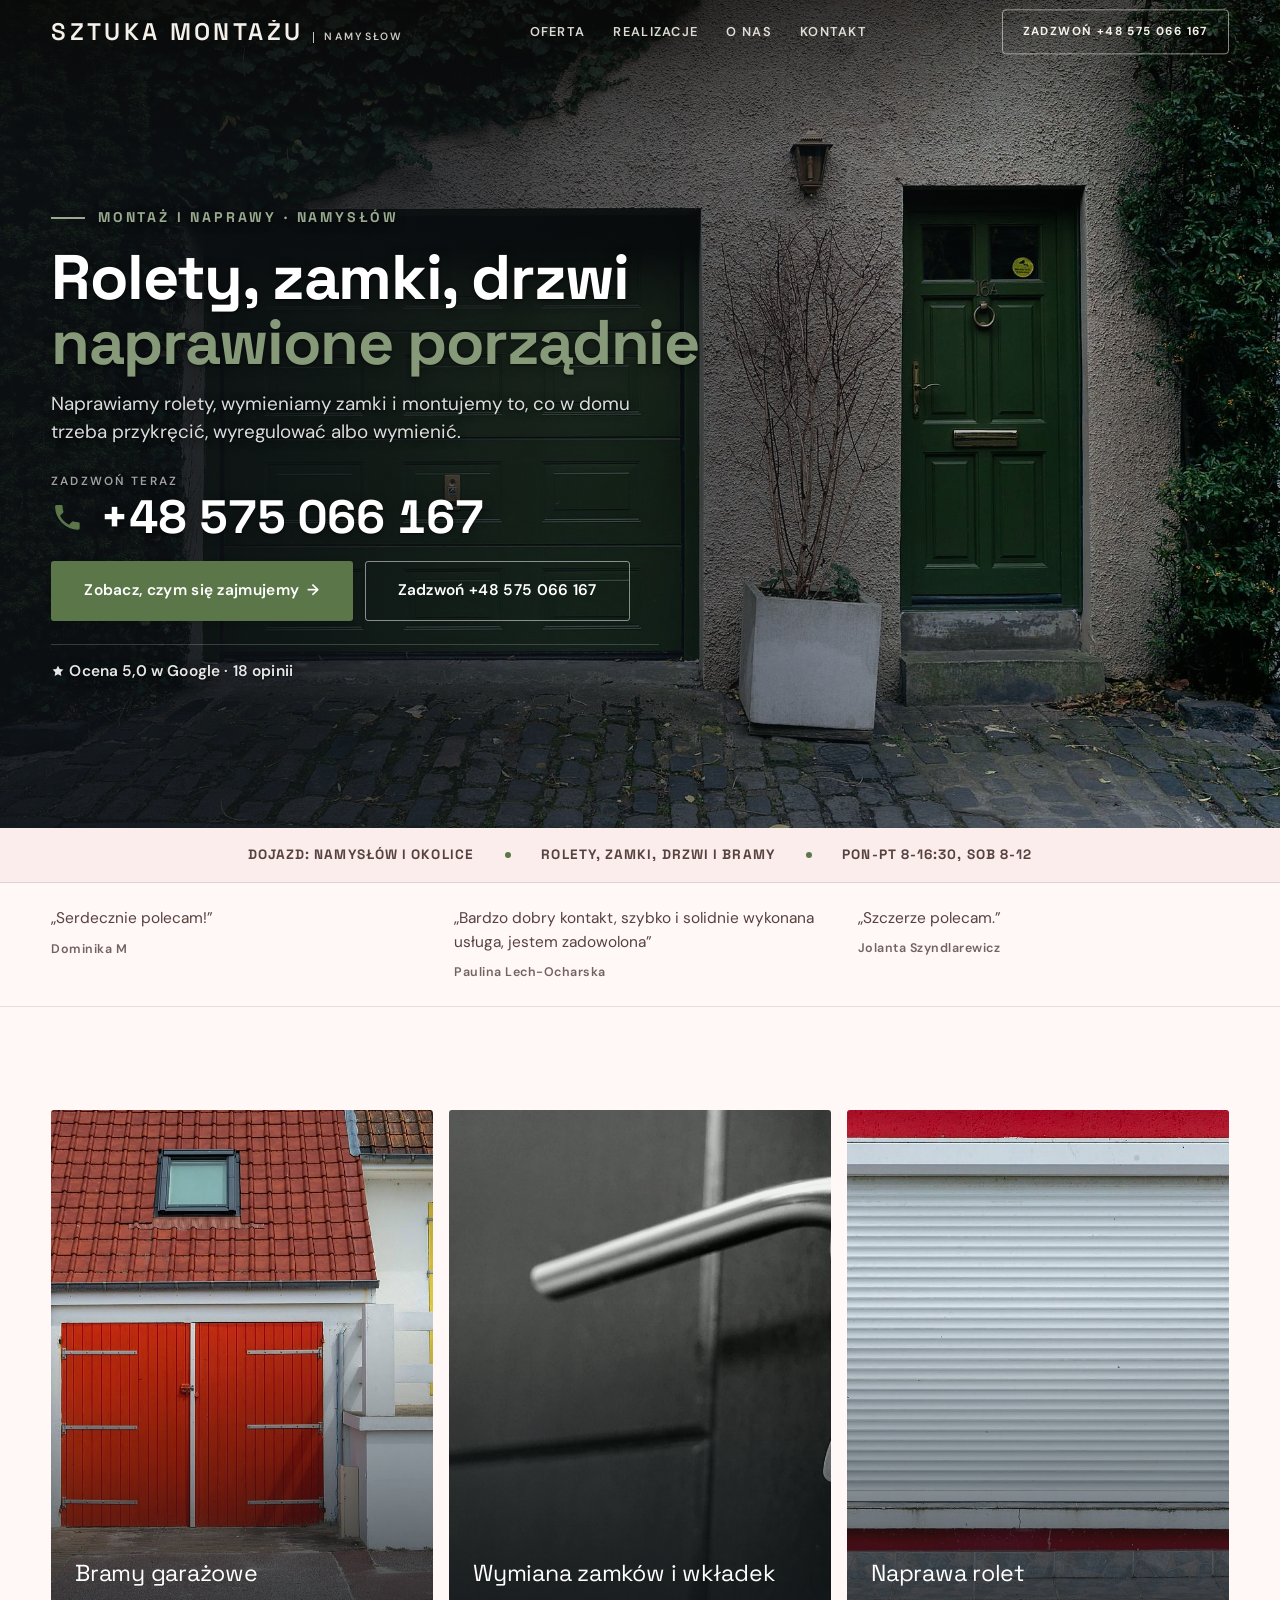
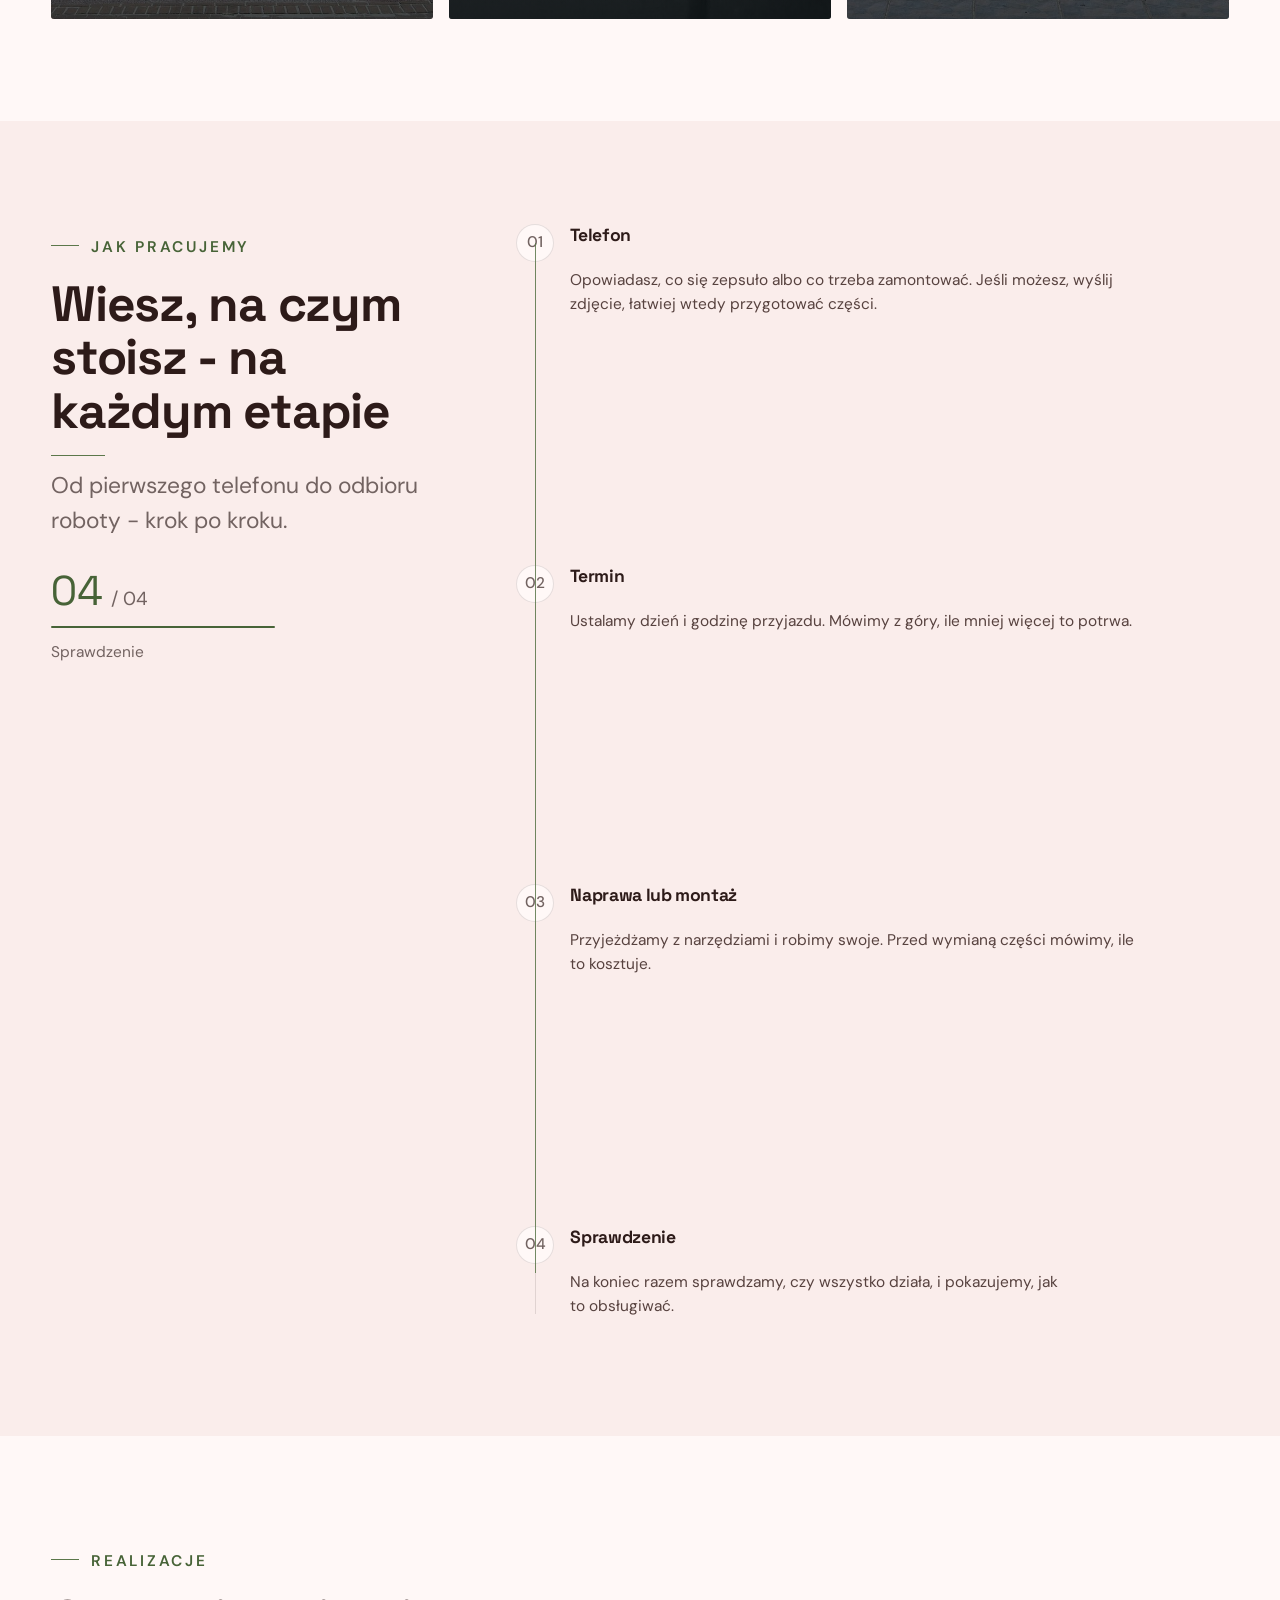
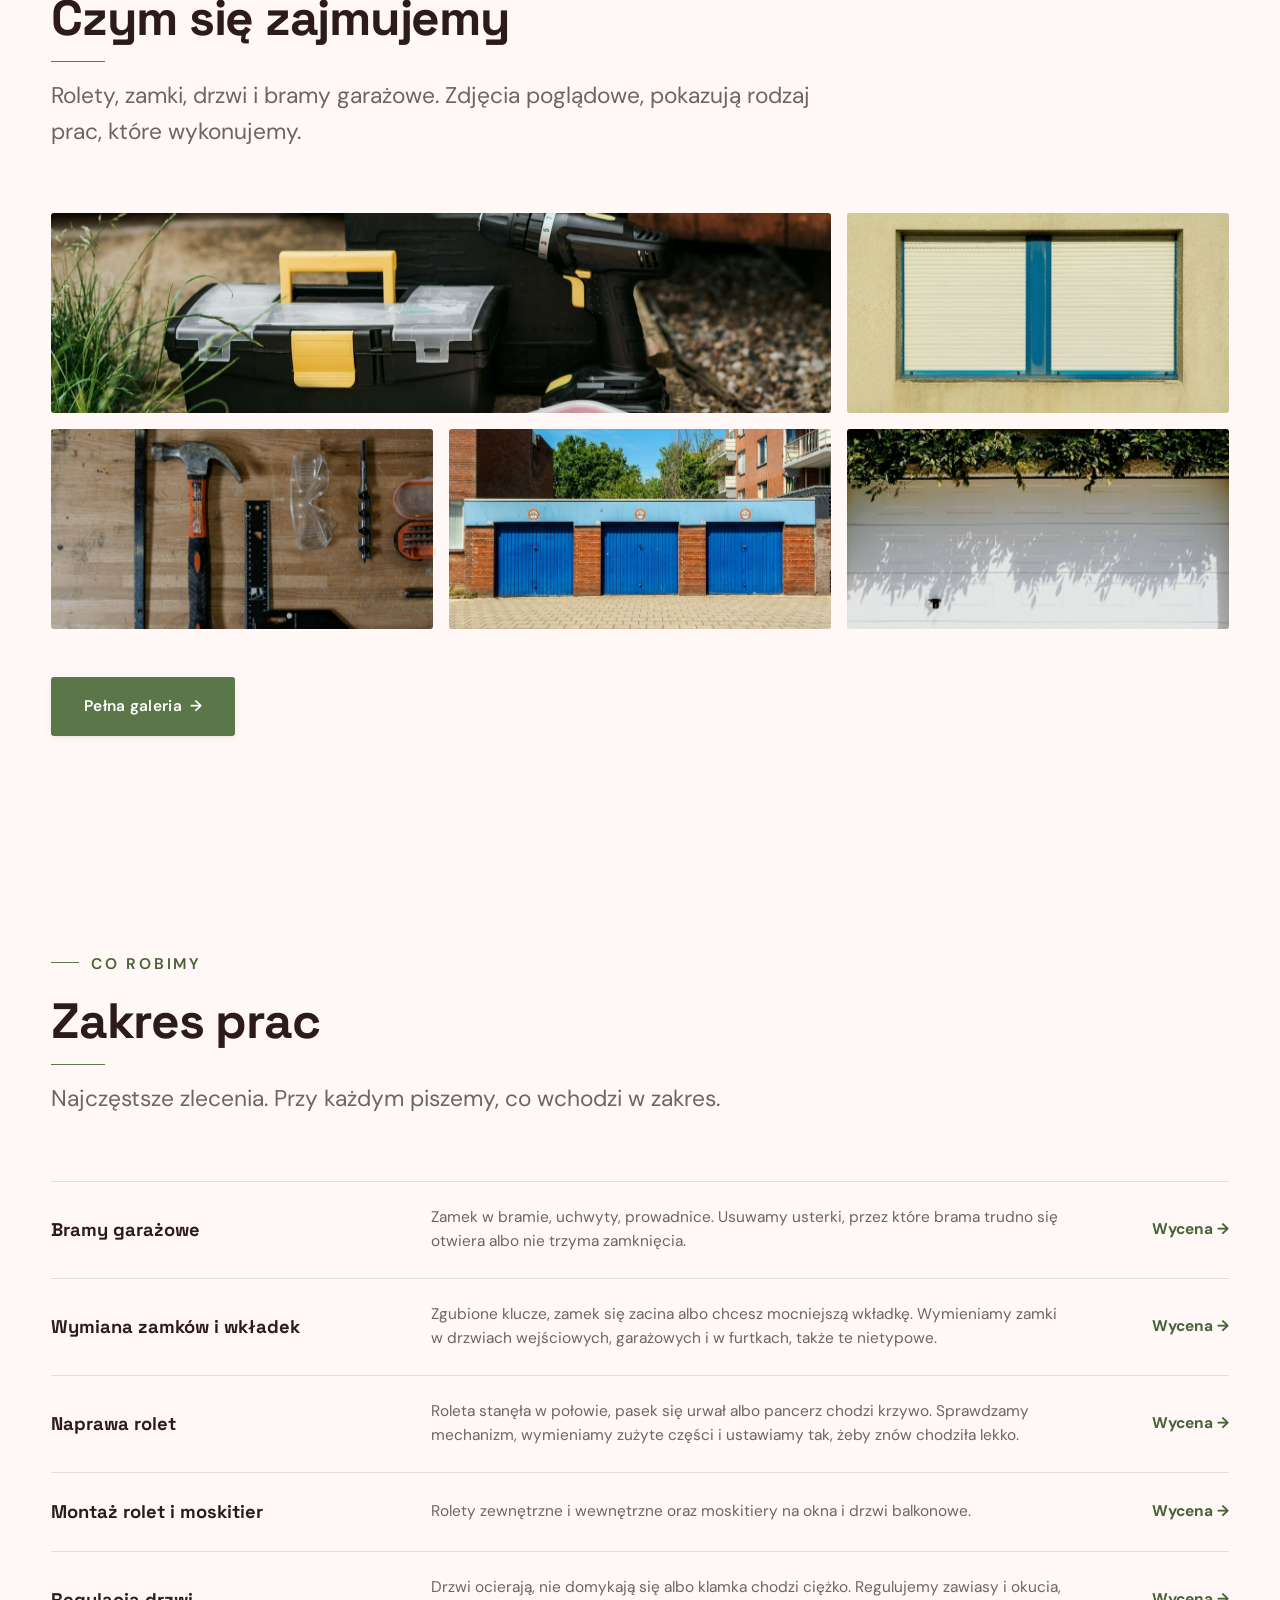
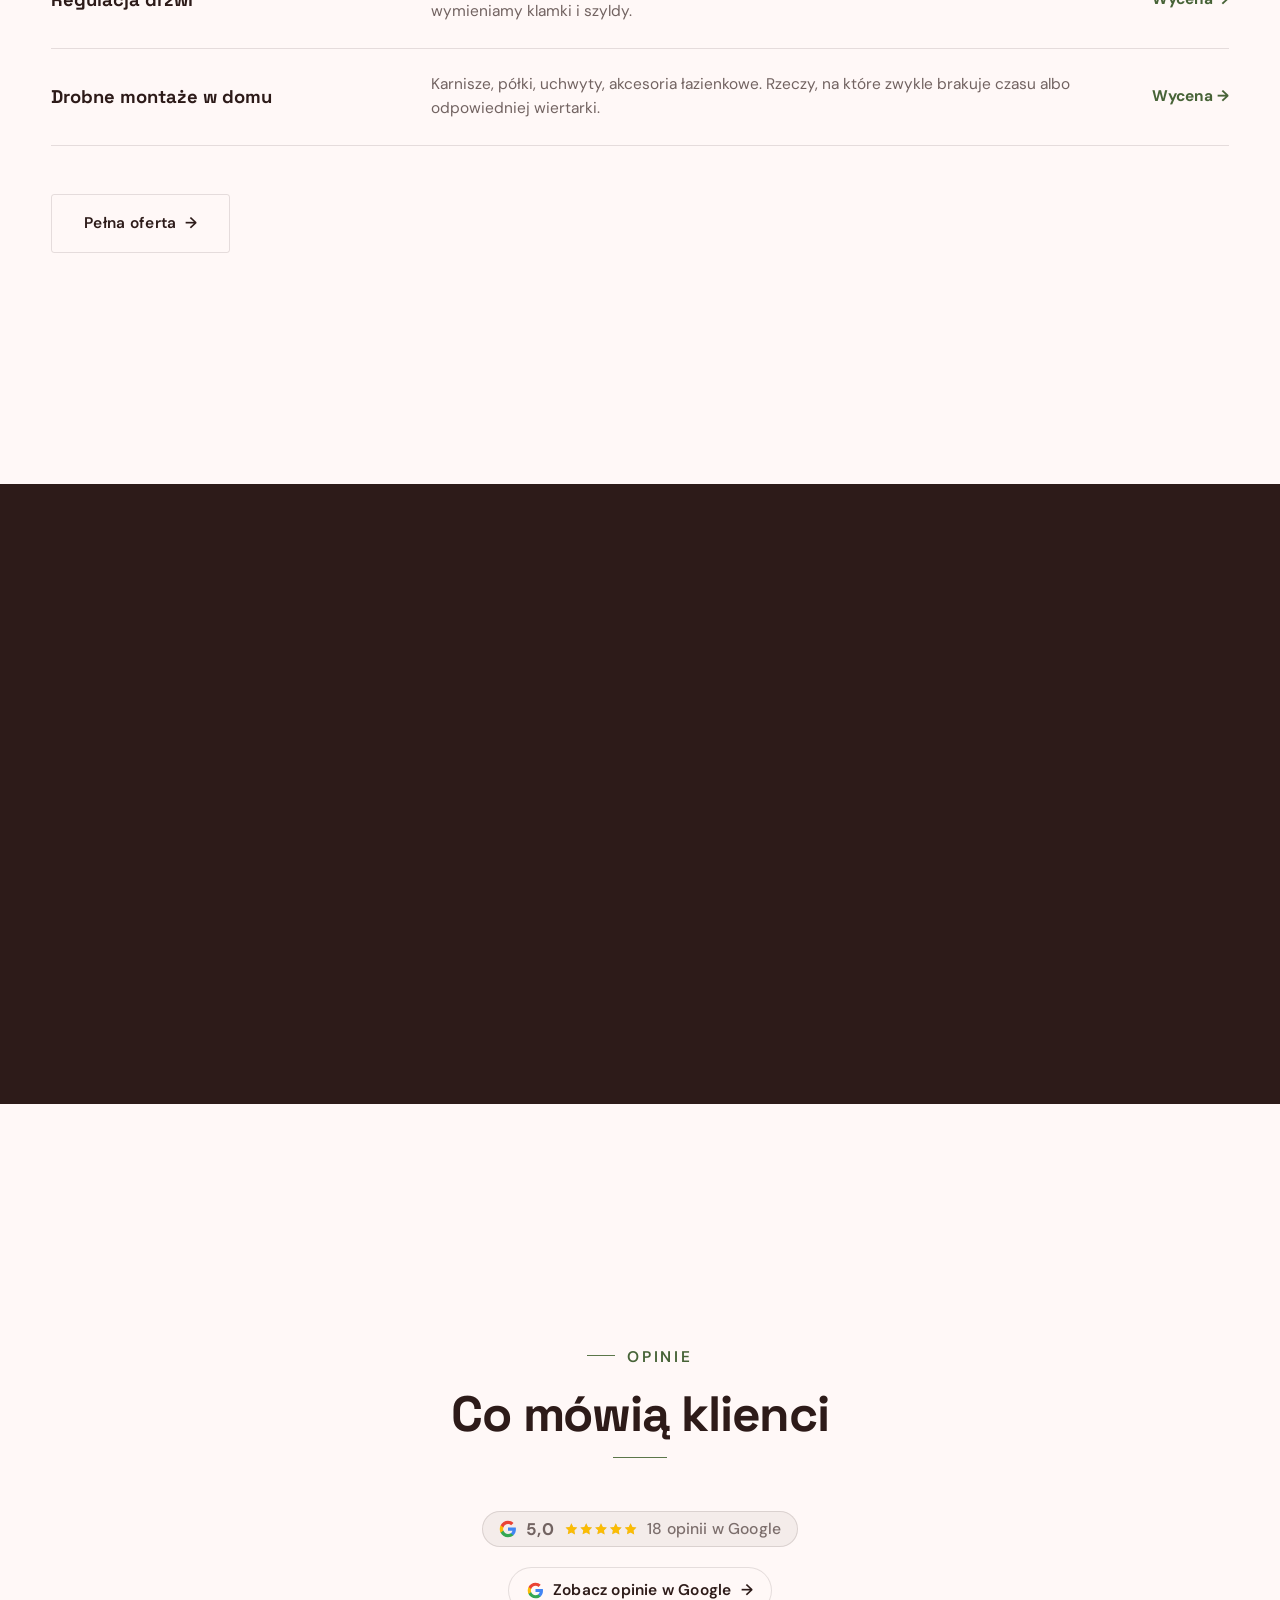
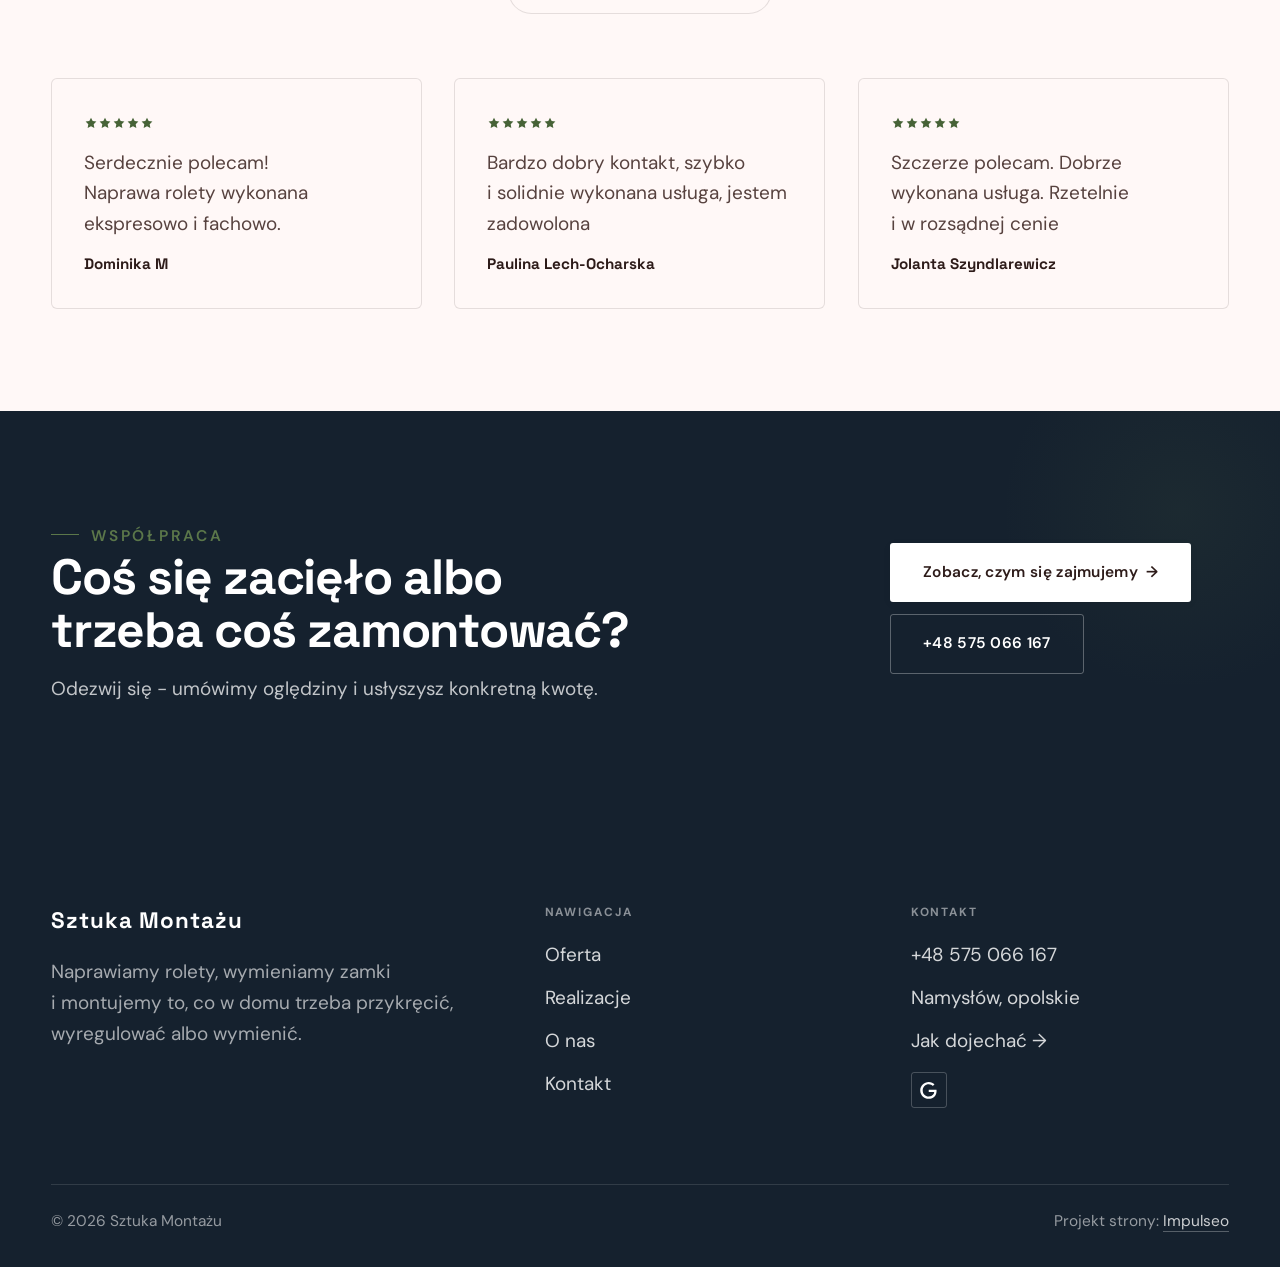
<file: index.html>
<!DOCTYPE html>
<html lang="pl">
<head>
<meta charset="UTF-8">
<meta name="viewport" content="width=device-width, initial-scale=1.0">
<title>Sztuka Montażu - montaż i naprawy w domu · Namysłów</title>
<meta name="description" content="Sztuka Montażu - naprawa i montaż rolet, wymiana zamków i wkładek, regulacja drzwi i bram garażowych, drobne montaże w domu. Namysłów i okolice.">
<link rel="canonical" href="https://kris20032.github.io/sztuka-montazu/">
<meta name="robots" content="noindex, nofollow">
<meta property="og:type" content="website">
<meta property="og:locale" content="pl_PL">
<meta property="og:site_name" content="Sztuka Montażu">
<meta property="og:title" content="Sztuka Montażu - montaż i naprawy w domu · Namysłów">
<meta property="og:description" content="Sztuka Montażu - naprawa i montaż rolet, wymiana zamków i wkładek, regulacja drzwi i bram garażowych, drobne montaże w domu. Namysłów i okolice.">
<meta property="og:url" content="https://kris20032.github.io/sztuka-montazu/">
<meta property="og:image" content="https://kris20032.github.io/sztuka-montazu/img/og.jpg">
<meta property="og:image:width" content="1200">
<meta property="og:image:height" content="630">
<meta name="twitter:card" content="summary_large_image">
<script type="application/ld+json">{"@context": "https://schema.org", "@type": "LocalBusiness", "name": "Sztuka Montażu", "url": "https://kris20032.github.io/sztuka-montazu/", "telephone": "+48575066167", "image": "https://kris20032.github.io/sztuka-montazu/img/og.jpg", "areaServed": "Namysłów", "sameAs": ["https://www.google.com/maps/place/Sztuka+Monta%C5%BCu/@51.0768937,17.6954409,13z/data=!3m1!4b1!4m6!3m5!1s0x9a22448229dccc7:0x71fb46159d6daaf7!8m2!3d51.0768936!4d17.6954409"]}</script>
<link rel="preconnect" href="https://fonts.googleapis.com">
<link rel="preconnect" href="https://fonts.gstatic.com" crossorigin>
<link href="https://fonts.googleapis.com/css2?family=Space+Grotesk:wght@500;600;700&family=DM+Sans:opsz,wght@9..40,400;9..40,500;9..40,600&display=swap" rel="stylesheet">
<link rel="stylesheet" href="assets/styles.css?v=fb701071">
</head>
<body>

<header class="nav">
  <div class="wrap nav-inner">
    <a class="brand" href="index.html"><span class="name">Sztuka Montażu</span><span class="sub">Namysłów</span></a>
    <nav class="nav-links">
      <a href="oferta.html">Oferta</a>
      <a href="realizacje.html">Realizacje</a>
      <a href="o-nas.html">O nas</a>
      <a href="kontakt.html">Kontakt</a>
      <a href="tel:+48575066167" class="btn btn-accent">Zadzwoń +48 575 066 167</a>
    </nav>
    <button class="nav-toggle" aria-label="Menu"><span></span><span></span><span></span></button>
  </div>
</header>

<main>
<section class="hero-fach">
  <img class="hf-photo" src="img/hero.jpg" fetchpriority="high" data-rotate="img/g1.jpg|img/g2.jpg" alt="Sztuka Montażu" width="1880" height="1253">
  <div class="hf-panel">
    <div class="hf-inner">
      <span class="hf-kicker">Montaż i naprawy · Namysłów</span>
      <h1 class="hf-title">Rolety, zamki, drzwi <em>naprawione porządnie</em></h1>
      <p class="hf-lead">Naprawiamy rolety, wymieniamy zamki i montujemy to, co w domu trzeba przykręcić, wyregulować albo wymienić.</p>
      <a class="hf-phone" href="tel:+48575066167"><span class="hf-phone-lab">Zadzwoń teraz</span><span class="hf-phone-num"><svg class="ico-tel" width="16" height="16" viewBox="0 0 24 24" fill="none" aria-hidden="true"><path d="M6.6 10.8a15.5 15.5 0 0 0 6.6 6.6l2.2-2.2a1 1 0 0 1 1-.24 11.4 11.4 0 0 0 3.6.58 1 1 0 0 1 1 1V20a1 1 0 0 1-1 1A17 17 0 0 1 3 4a1 1 0 0 1 1-1h3.5a1 1 0 0 1 1 1c0 1.25.2 2.46.58 3.6a1 1 0 0 1-.25 1l-2.23 2.2Z" fill="currentColor"/></svg> +48 575 066 167</span></a>
      <div class="hf-actions">
        <a href="kontakt.html" class="btn btn-accent">Zobacz, czym się zajmujemy <span class="arr">→</span></a>
        <a href="tel:+48575066167" class="btn btn-ghost hf-ghost">Zadzwoń +48 575 066 167</a>
      </div>
      <div class="hf-trust"><svg class="ico-star" width="14" height="14" viewBox="0 0 24 24" style="vertical-align:-2px" aria-hidden="true"><path d="M12 2.8l2.85 5.8 6.4.93-4.63 4.5 1.1 6.37L12 17.4l-5.72 3 1.1-6.37-4.63-4.5 6.4-.93L12 2.8Z" fill="currentColor"/></svg> Ocena 5,0 w Google · 18 opinii</div>
    </div>
  </div>
</section>
<section class="fach-promise">
  <div class="wrap">
    <ul class="fp-row reveal"><li>Dojazd: Namysłów i okolice</li><li>Rolety, zamki, drzwi i bramy</li><li>Pon-pt 8-16:30, sob 8-12</li></ul>
  </div>
</section>
<section class="opinie-mini" aria-label="Opinie klientów">
  <div class="wrap">
    <div class="om-row">
      <div class="om-item reveal"><blockquote>„Serdecznie polecam!”</blockquote><span class="om-autor">Dominika M</span></div>
      <div class="om-item reveal"><blockquote>„Bardzo dobry kontakt, szybko i solidnie wykonana usługa, jestem zadowolona”</blockquote><span class="om-autor">Paulina Lech-Ocharska</span></div>
      <div class="om-item reveal"><blockquote>„Szczerze polecam.”</blockquote><span class="om-autor">Jolanta Szyndlarewicz</span></div>
    </div>
  </div>
</section>
<section class="gateways-band">
  <div class="wrap">
    <div class="gateways">
      <a href="oferta.html" class="gateway reveal"><img src="img/g3.jpg" alt="Bramy garażowe" loading="lazy" width="1600" height="1068" decoding="async"><span class="g-ttl">Bramy garażowe</span></a>
      <a href="oferta.html" class="gateway reveal"><img src="img/g4.jpg" alt="Wymiana zamków i wkładek" loading="lazy" width="1600" height="1066" decoding="async"><span class="g-ttl">Wymiana zamków i wkładek</span></a>
      <a href="oferta.html" class="gateway reveal"><img src="img/g5.jpg" alt="Naprawa rolet" loading="lazy" width="1600" height="1068" decoding="async"><span class="g-ttl">Naprawa rolet</span></a>
    </div>
  </div>
</section>
<section class="proces proces-os fachowcy">
  <div class="wrap proc-grid">
    <div class="proc-side">
      <div class="head reveal">
        <span class="eyebrow">Jak pracujemy</span>
        <h2>Wiesz, na czym stoisz - na każdym etapie</h2>
        <p>Od pierwszego telefonu do odbioru roboty - krok po kroku.</p>
      </div>
      <div class="proc-count" aria-hidden="true"><span class="pc-cur">01</span><span class="pc-all">/ 04</span></div>
      <div class="proc-bar" aria-hidden="true"><i></i></div>
      <p class="proc-now" aria-hidden="true">Telefon</p>
    </div>
    <ol class="proces-line">
      <li class="reveal"><span class="pno">01</span><h3>Telefon</h3><p>Opowiadasz, co się zepsuło albo co trzeba zamontować. Jeśli możesz, wyślij zdjęcie, łatwiej wtedy przygotować części.</p></li>
      <li class="reveal"><span class="pno">02</span><h3>Termin</h3><p>Ustalamy dzień i godzinę przyjazdu. Mówimy z góry, ile mniej więcej to potrwa.</p></li>
      <li class="reveal"><span class="pno">03</span><h3>Naprawa lub montaż</h3><p>Przyjeżdżamy z narzędziami i robimy swoje. Przed wymianą części mówimy, ile to kosztuje.</p></li>
      <li class="reveal"><span class="pno">04</span><h3>Sprawdzenie</h3><p>Na koniec razem sprawdzamy, czy wszystko działa, i pokazujemy, jak to obsługiwać.</p></li>
    </ol>
  </div>
</section>
<section>
  <div class="wrap">
    <div class="head reveal">
      <span class="eyebrow">Realizacje</span>
      <h2>Czym się zajmujemy</h2>
      <p>Rolety, zamki, drzwi i bramy garażowe. Zdjęcia poglądowe, pokazują rodzaj prac, które wykonujemy.</p>
    </div>
    <div class="gallery">
      <div class="tile t-two3 reveal"><img src="img/g6.jpg" alt="Sztuka Montażu" loading="lazy" width="1530" height="982" decoding="async"></div>
      <div class="tile t-third reveal"><img src="img/g7.jpg" alt="Sztuka Montażu" loading="lazy" width="1600" height="1066" decoding="async"></div>
      <div class="tile t-third reveal"><img src="img/g8.jpg" alt="Sztuka Montażu" loading="lazy" width="1566" height="1036" decoding="async"></div>
      <div class="tile t-third reveal"><img src="img/g9.jpg" alt="Sztuka Montażu" loading="lazy" width="1600" height="1066" decoding="async"></div>
      <div class="tile t-third reveal"><img src="img/g10.jpg" alt="Sztuka Montażu" loading="lazy" width="1600" height="1066" decoding="async"></div>
    </div>
    <div style="margin-top:var(--space-7)" class="reveal"><a href="realizacje.html" class="btn btn-accent">Pełna galeria <span class="arr">→</span></a></div>
  </div>
</section>
<section class="fach-uslugi">
  <div class="wrap">
    <div class="head reveal">
      <span class="eyebrow">Co robimy</span>
      <h2>Zakres prac</h2>
      <p>Najczęstsze zlecenia. Przy każdym piszemy, co wchodzi w zakres.</p>
    </div>
    <ul class="fu-list">
      <li class="fu-row reveal"><div class="fu-name">Bramy garażowe</div><div class="fu-desc">Zamek w bramie, uchwyty, prowadnice. Usuwamy usterki, przez które brama trudno się otwiera albo nie trzyma zamknięcia.</div><a class="fu-cta" href="kontakt.html">Wycena <span class="arr">→</span></a></li>
      <li class="fu-row reveal"><div class="fu-name">Wymiana zamków i wkładek</div><div class="fu-desc">Zgubione klucze, zamek się zacina albo chcesz mocniejszą wkładkę. Wymieniamy zamki w drzwiach wejściowych, garażowych i w furtkach, także te nietypowe.</div><a class="fu-cta" href="kontakt.html">Wycena <span class="arr">→</span></a></li>
      <li class="fu-row reveal"><div class="fu-name">Naprawa rolet</div><div class="fu-desc">Roleta stanęła w połowie, pasek się urwał albo pancerz chodzi krzywo. Sprawdzamy mechanizm, wymieniamy zużyte części i ustawiamy tak, żeby znów chodziła lekko.</div><a class="fu-cta" href="kontakt.html">Wycena <span class="arr">→</span></a></li>
      <li class="fu-row reveal"><div class="fu-name">Montaż rolet i moskitier</div><div class="fu-desc">Rolety zewnętrzne i wewnętrzne oraz moskitiery na okna i drzwi balkonowe.</div><a class="fu-cta" href="kontakt.html">Wycena <span class="arr">→</span></a></li>
      <li class="fu-row reveal"><div class="fu-name">Regulacja drzwi</div><div class="fu-desc">Drzwi ocierają, nie domykają się albo klamka chodzi ciężko. Regulujemy zawiasy i okucia, wymieniamy klamki i szyldy.</div><a class="fu-cta" href="kontakt.html">Wycena <span class="arr">→</span></a></li>
      <li class="fu-row reveal"><div class="fu-name">Drobne montaże w domu</div><div class="fu-desc">Karnisze, półki, uchwyty, akcesoria łazienkowe. Rzeczy, na które zwykle brakuje czasu albo odpowiedniej wiertarki.</div><a class="fu-cta" href="kontakt.html">Wycena <span class="arr">→</span></a></li>
    </ul>
    <div style="margin-top:var(--space-7)" class="reveal"><a href="oferta.html" class="btn btn-ghost">Pełna oferta <span class="arr">→</span></a></div>
  </div>
</section>
<section class="stopklatka" aria-hidden="true">
  <div class="stk-bg" style="background-image:url(img/g11.jpg)"></div>
</section>
<section class="opinie">
  <div class="wrap">
    <div class="head center reveal">
      <span class="eyebrow">Opinie</span>
      <h2>Co mówią klienci</h2>
    </div>
    <p class="op-meta reveal"><span class="g-badge"><svg class="gb-ico" viewBox="0 0 24 24" width="18" height="18" aria-hidden="true"><path fill="#4285F4" d="M22.56 12.25c0-.78-.07-1.53-.2-2.25H12v4.26h5.92c-.26 1.37-1.04 2.53-2.21 3.31v2.77h3.57c2.08-1.92 3.28-4.74 3.28-8.09z"/><path fill="#34A853" d="M12 23c2.97 0 5.46-.98 7.28-2.66l-3.57-2.77c-.98.66-2.23 1.06-3.71 1.06-2.86 0-5.29-1.93-6.16-4.53H2.18v2.84C3.99 20.53 7.7 23 12 23z"/><path fill="#FBBC05" d="M5.84 14.09c-.22-.66-.35-1.36-.35-2.09s.13-1.43.35-2.09V7.07H2.18C1.43 8.55 1 10.22 1 12s.43 3.45 1.18 4.93l2.85-2.22.81-.62z"/><path fill="#EA4335" d="M12 5.38c1.62 0 3.06.56 4.21 1.64l3.15-3.15C17.45 2.09 14.97 1 12 1 7.7 1 3.99 3.47 2.18 7.07l3.66 2.84c.87-2.6 3.3-4.53 6.16-4.53z"/></svg><b class="gb-ocena">5,0</b><svg class="gb-stars" viewBox="0 0 90 18" width="74" height="14.8" aria-hidden="true"><g fill="currentColor" opacity=".26"><path transform="translate(0,0)" d="M9 1.6l2.2 4.46 4.92.72-3.56 3.47.84 4.9L9 12.74l-4.4 2.31.84-4.9L1.88 6.68l4.92-.72L9 1.6Z"/><path transform="translate(18,0)" d="M9 1.6l2.2 4.46 4.92.72-3.56 3.47.84 4.9L9 12.74l-4.4 2.31.84-4.9L1.88 6.68l4.92-.72L9 1.6Z"/><path transform="translate(36,0)" d="M9 1.6l2.2 4.46 4.92.72-3.56 3.47.84 4.9L9 12.74l-4.4 2.31.84-4.9L1.88 6.68l4.92-.72L9 1.6Z"/><path transform="translate(54,0)" d="M9 1.6l2.2 4.46 4.92.72-3.56 3.47.84 4.9L9 12.74l-4.4 2.31.84-4.9L1.88 6.68l4.92-.72L9 1.6Z"/><path transform="translate(72,0)" d="M9 1.6l2.2 4.46 4.92.72-3.56 3.47.84 4.9L9 12.74l-4.4 2.31.84-4.9L1.88 6.68l4.92-.72L9 1.6Z"/></g><clipPath id="gs1000"><rect x="0" y="0" width="90.0" height="18"/></clipPath><g fill="#FBBC04" clip-path="url(#gs1000)"><path transform="translate(0,0)" d="M9 1.6l2.2 4.46 4.92.72-3.56 3.47.84 4.9L9 12.74l-4.4 2.31.84-4.9L1.88 6.68l4.92-.72L9 1.6Z"/><path transform="translate(18,0)" d="M9 1.6l2.2 4.46 4.92.72-3.56 3.47.84 4.9L9 12.74l-4.4 2.31.84-4.9L1.88 6.68l4.92-.72L9 1.6Z"/><path transform="translate(36,0)" d="M9 1.6l2.2 4.46 4.92.72-3.56 3.47.84 4.9L9 12.74l-4.4 2.31.84-4.9L1.88 6.68l4.92-.72L9 1.6Z"/><path transform="translate(54,0)" d="M9 1.6l2.2 4.46 4.92.72-3.56 3.47.84 4.9L9 12.74l-4.4 2.31.84-4.9L1.88 6.68l4.92-.72L9 1.6Z"/><path transform="translate(72,0)" d="M9 1.6l2.2 4.46 4.92.72-3.56 3.47.84 4.9L9 12.74l-4.4 2.31.84-4.9L1.88 6.68l4.92-.72L9 1.6Z"/></g></svg><span class="gb-txt">18 opinii w Google</span></span></p>
    <p class="op-meta reveal"><a class="op-google" href="https://www.google.com/maps/place/Sztuka+Monta%C5%BCu/@51.0768937,17.6954409,13z/data=!3m1!4b1!4m6!3m5!1s0x9a22448229dccc7:0x71fb46159d6daaf7!8m2!3d51.0768936!4d17.6954409" target="_blank" rel="noopener"><svg class="op-g-ico" viewBox="0 0 24 24" width="17" height="17" aria-hidden="true"><path fill="#4285F4" d="M22.56 12.25c0-.78-.07-1.53-.2-2.25H12v4.26h5.92c-.26 1.37-1.04 2.53-2.21 3.31v2.77h3.57c2.08-1.92 3.28-4.74 3.28-8.09z"/><path fill="#34A853" d="M12 23c2.97 0 5.46-.98 7.28-2.66l-3.57-2.77c-.98.66-2.23 1.06-3.71 1.06-2.86 0-5.29-1.93-6.16-4.53H2.18v2.84C3.99 20.53 7.7 23 12 23z"/><path fill="#FBBC05" d="M5.84 14.09c-.22-.66-.35-1.36-.35-2.09s.13-1.43.35-2.09V7.07H2.18C1.43 8.55 1 10.22 1 12s.43 3.45 1.18 4.93l2.85-2.22.81-.62z"/><path fill="#EA4335" d="M12 5.38c1.62 0 3.06.56 4.21 1.64l3.15-3.15C17.45 2.09 14.97 1 12 1 7.7 1 3.99 3.47 2.18 7.07l3.66 2.84c.87-2.6 3.3-4.53 6.16-4.53z"/></svg><span>Zobacz opinie w Google</span><span class="arr">→</span></a></p>
    <div class="opinie-grid">
      <figure class="op-card reveal"><span class="op-star"><svg class="ico-star" width="14" height="14" viewBox="0 0 24 24" style="vertical-align:-2px" aria-hidden="true"><path d="M12 2.8l2.85 5.8 6.4.93-4.63 4.5 1.1 6.37L12 17.4l-5.72 3 1.1-6.37-4.63-4.5 6.4-.93L12 2.8Z" fill="currentColor"/></svg><svg class="ico-star" width="14" height="14" viewBox="0 0 24 24" style="vertical-align:-2px" aria-hidden="true"><path d="M12 2.8l2.85 5.8 6.4.93-4.63 4.5 1.1 6.37L12 17.4l-5.72 3 1.1-6.37-4.63-4.5 6.4-.93L12 2.8Z" fill="currentColor"/></svg><svg class="ico-star" width="14" height="14" viewBox="0 0 24 24" style="vertical-align:-2px" aria-hidden="true"><path d="M12 2.8l2.85 5.8 6.4.93-4.63 4.5 1.1 6.37L12 17.4l-5.72 3 1.1-6.37-4.63-4.5 6.4-.93L12 2.8Z" fill="currentColor"/></svg><svg class="ico-star" width="14" height="14" viewBox="0 0 24 24" style="vertical-align:-2px" aria-hidden="true"><path d="M12 2.8l2.85 5.8 6.4.93-4.63 4.5 1.1 6.37L12 17.4l-5.72 3 1.1-6.37-4.63-4.5 6.4-.93L12 2.8Z" fill="currentColor"/></svg><svg class="ico-star" width="14" height="14" viewBox="0 0 24 24" style="vertical-align:-2px" aria-hidden="true"><path d="M12 2.8l2.85 5.8 6.4.93-4.63 4.5 1.1 6.37L12 17.4l-5.72 3 1.1-6.37-4.63-4.5 6.4-.93L12 2.8Z" fill="currentColor"/></svg></span><blockquote>Serdecznie polecam! Naprawa rolety wykonana ekspresowo i fachowo.</blockquote><span class="op-autor">Dominika M</span></figure>
      <figure class="op-card reveal"><span class="op-star"><svg class="ico-star" width="14" height="14" viewBox="0 0 24 24" style="vertical-align:-2px" aria-hidden="true"><path d="M12 2.8l2.85 5.8 6.4.93-4.63 4.5 1.1 6.37L12 17.4l-5.72 3 1.1-6.37-4.63-4.5 6.4-.93L12 2.8Z" fill="currentColor"/></svg><svg class="ico-star" width="14" height="14" viewBox="0 0 24 24" style="vertical-align:-2px" aria-hidden="true"><path d="M12 2.8l2.85 5.8 6.4.93-4.63 4.5 1.1 6.37L12 17.4l-5.72 3 1.1-6.37-4.63-4.5 6.4-.93L12 2.8Z" fill="currentColor"/></svg><svg class="ico-star" width="14" height="14" viewBox="0 0 24 24" style="vertical-align:-2px" aria-hidden="true"><path d="M12 2.8l2.85 5.8 6.4.93-4.63 4.5 1.1 6.37L12 17.4l-5.72 3 1.1-6.37-4.63-4.5 6.4-.93L12 2.8Z" fill="currentColor"/></svg><svg class="ico-star" width="14" height="14" viewBox="0 0 24 24" style="vertical-align:-2px" aria-hidden="true"><path d="M12 2.8l2.85 5.8 6.4.93-4.63 4.5 1.1 6.37L12 17.4l-5.72 3 1.1-6.37-4.63-4.5 6.4-.93L12 2.8Z" fill="currentColor"/></svg><svg class="ico-star" width="14" height="14" viewBox="0 0 24 24" style="vertical-align:-2px" aria-hidden="true"><path d="M12 2.8l2.85 5.8 6.4.93-4.63 4.5 1.1 6.37L12 17.4l-5.72 3 1.1-6.37-4.63-4.5 6.4-.93L12 2.8Z" fill="currentColor"/></svg></span><blockquote>Bardzo dobry kontakt, szybko i solidnie wykonana usługa, jestem zadowolona</blockquote><span class="op-autor">Paulina Lech-Ocharska</span></figure>
      <figure class="op-card reveal"><span class="op-star"><svg class="ico-star" width="14" height="14" viewBox="0 0 24 24" style="vertical-align:-2px" aria-hidden="true"><path d="M12 2.8l2.85 5.8 6.4.93-4.63 4.5 1.1 6.37L12 17.4l-5.72 3 1.1-6.37-4.63-4.5 6.4-.93L12 2.8Z" fill="currentColor"/></svg><svg class="ico-star" width="14" height="14" viewBox="0 0 24 24" style="vertical-align:-2px" aria-hidden="true"><path d="M12 2.8l2.85 5.8 6.4.93-4.63 4.5 1.1 6.37L12 17.4l-5.72 3 1.1-6.37-4.63-4.5 6.4-.93L12 2.8Z" fill="currentColor"/></svg><svg class="ico-star" width="14" height="14" viewBox="0 0 24 24" style="vertical-align:-2px" aria-hidden="true"><path d="M12 2.8l2.85 5.8 6.4.93-4.63 4.5 1.1 6.37L12 17.4l-5.72 3 1.1-6.37-4.63-4.5 6.4-.93L12 2.8Z" fill="currentColor"/></svg><svg class="ico-star" width="14" height="14" viewBox="0 0 24 24" style="vertical-align:-2px" aria-hidden="true"><path d="M12 2.8l2.85 5.8 6.4.93-4.63 4.5 1.1 6.37L12 17.4l-5.72 3 1.1-6.37-4.63-4.5 6.4-.93L12 2.8Z" fill="currentColor"/></svg><svg class="ico-star" width="14" height="14" viewBox="0 0 24 24" style="vertical-align:-2px" aria-hidden="true"><path d="M12 2.8l2.85 5.8 6.4.93-4.63 4.5 1.1 6.37L12 17.4l-5.72 3 1.1-6.37-4.63-4.5 6.4-.93L12 2.8Z" fill="currentColor"/></svg></span><blockquote>Szczerze polecam. Dobrze wykonana usługa. Rzetelnie i w rozsądnej cenie</blockquote><span class="op-autor">Jolanta Szyndlarewicz</span></figure>
    </div>
  </div>
</section>
<section class="cta">
  <div class="wrap">
    <div class="reveal">
      <span class="eyebrow">Współpraca</span>
      <h2>Coś się zacięło albo trzeba coś zamontować?</h2>
      <p>Odezwij się - umówimy oględziny i usłyszysz konkretną kwotę. </p>
    </div>
    <div class="cta-actions reveal">
      <a href="kontakt.html" class="btn btn-light">Zobacz, czym się zajmujemy <span class="arr">→</span></a>
      <a href="tel:+48575066167" class="btn btn-ghost btn-ghost-cta">+48 575 066 167</a>
    </div>
  </div>
</section>
</main>

<footer>
  <div class="wrap">
    <div class="foot-grid">
      <div class="foot-brand">
        <div class="name">Sztuka Montażu</div>
        <p>Naprawiamy rolety, wymieniamy zamki i montujemy to, co w domu trzeba przykręcić, wyregulować albo wymienić.</p>
      </div>
      <div class="foot-col">
        <h4>Nawigacja</h4>
        <a href="oferta.html">Oferta</a>
        <a href="realizacje.html">Realizacje</a>
        <a href="o-nas.html">O nas</a>
        <a href="kontakt.html">Kontakt</a>
      </div>
      <div class="foot-col">
        <h4>Kontakt</h4>
        <a href="tel:+48575066167">+48 575 066 167</a>
        <p>Namysłów, opolskie</p>
        <a href="https://www.google.com/maps/place/Sztuka+Monta%C5%BCu/@51.0768937,17.6954409,13z/data=!3m1!4b1!4m6!3m5!1s0x9a22448229dccc7:0x71fb46159d6daaf7!8m2!3d51.0768936!4d17.6954409" target="_blank" rel="noopener">Jak dojechać →</a>
      <div class="foot-soc">
        <a class="soc" href="https://www.google.com/maps/place/Sztuka+Monta%C5%BCu/@51.0768937,17.6954409,13z/data=!3m1!4b1!4m6!3m5!1s0x9a22448229dccc7:0x71fb46159d6daaf7!8m2!3d51.0768936!4d17.6954409" target="_blank" rel="noopener" aria-label="Google - Sztuka Montażu"><svg viewBox="0 0 24 24" aria-hidden="true" focusable="false"><path d="M12.48 10.92v3.28h7.84c-.24 1.84-.853 3.187-1.787 4.133-1.147 1.147-2.933 2.4-6.053 2.4-4.827 0-8.6-3.893-8.6-8.72s3.773-8.72 8.6-8.72c2.6 0 4.507 1.027 5.907 2.347l2.307-2.307C18.747 1.44 16.133 0 12.48 0 5.867 0 .307 5.387.307 12s5.56 12 12.173 12c3.573 0 6.267-1.173 8.373-3.36 2.16-2.16 2.84-5.213 2.84-7.667 0-.76-.053-1.467-.173-2.053H12.48z" fill="currentColor"/></svg></a>
      </div>
      </div>
    </div>
    <div class="foot-bot">
      <span>© 2026 Sztuka Montażu</span>
      <span>Projekt strony: <a class="foot-credit" href="https://impulseo.pl" target="_blank" rel="noopener">Impulseo</a></span>
    </div>
  </div>
</footer>
<div class="sticky-call"><a class="sc-call" href="tel:+48575066167"><svg class="ico-tel" width="16" height="16" viewBox="0 0 24 24" fill="none" aria-hidden="true"><path d="M6.6 10.8a15.5 15.5 0 0 0 6.6 6.6l2.2-2.2a1 1 0 0 1 1-.24 11.4 11.4 0 0 0 3.6.58 1 1 0 0 1 1 1V20a1 1 0 0 1-1 1A17 17 0 0 1 3 4a1 1 0 0 1 1-1h3.5a1 1 0 0 1 1 1c0 1.25.2 2.46.58 3.6a1 1 0 0 1-.25 1l-2.23 2.2Z" fill="currentColor"/></svg> Zadzwoń</a><a class="sc-quote" href="kontakt.html">Zobacz, czym się zajmujemy</a></div>
<div class="demo-wazne" data-do="2026-11-08" data-cykl="3" hidden><svg class="dw-ico" width="13" height="13" viewBox="0 0 24 24" fill="none" aria-hidden="true"><circle cx="12" cy="12" r="8.6" stroke="currentColor" stroke-width="1.8"/><path d="M12 7.2V12l3.3 2" stroke="currentColor" stroke-width="1.8" stroke-linecap="round"/></svg><span class="dw-txt"></span></div>

<script src="assets/main.js"></script>
</body>
</html>
</file>
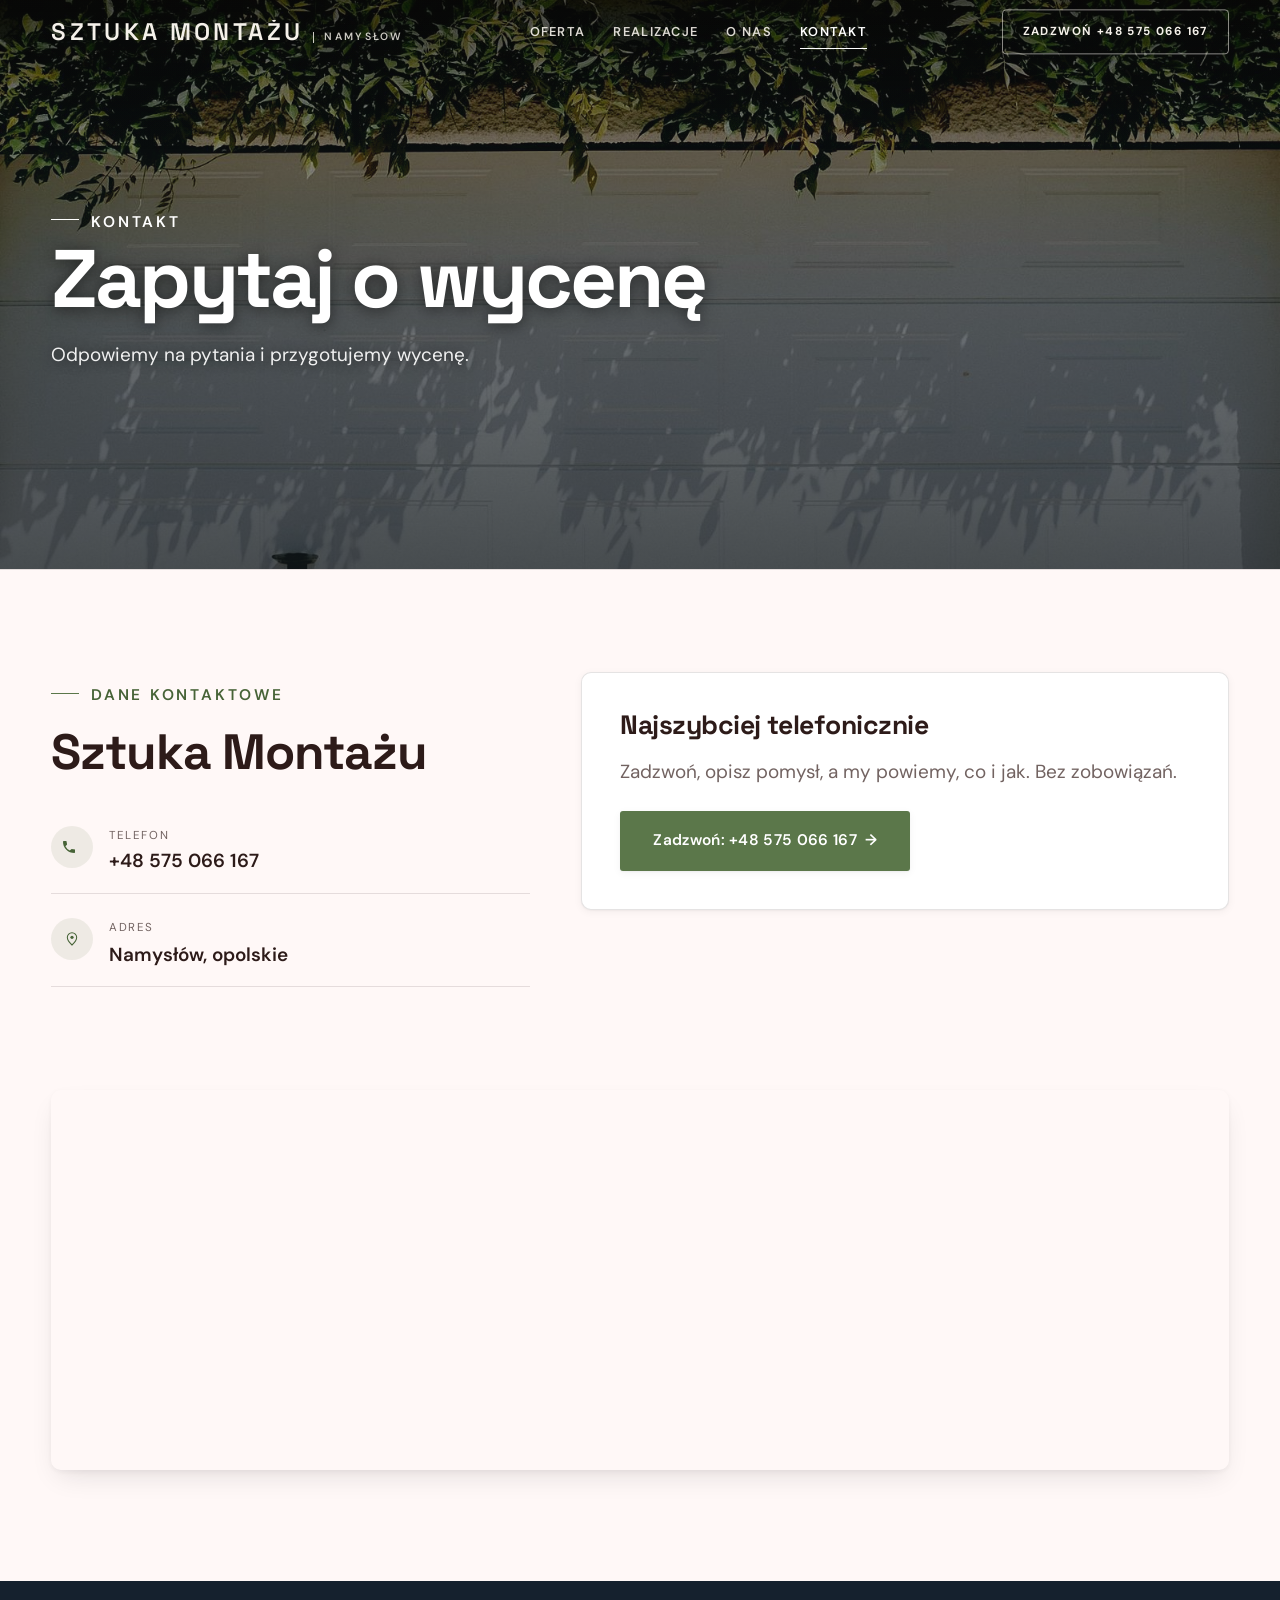
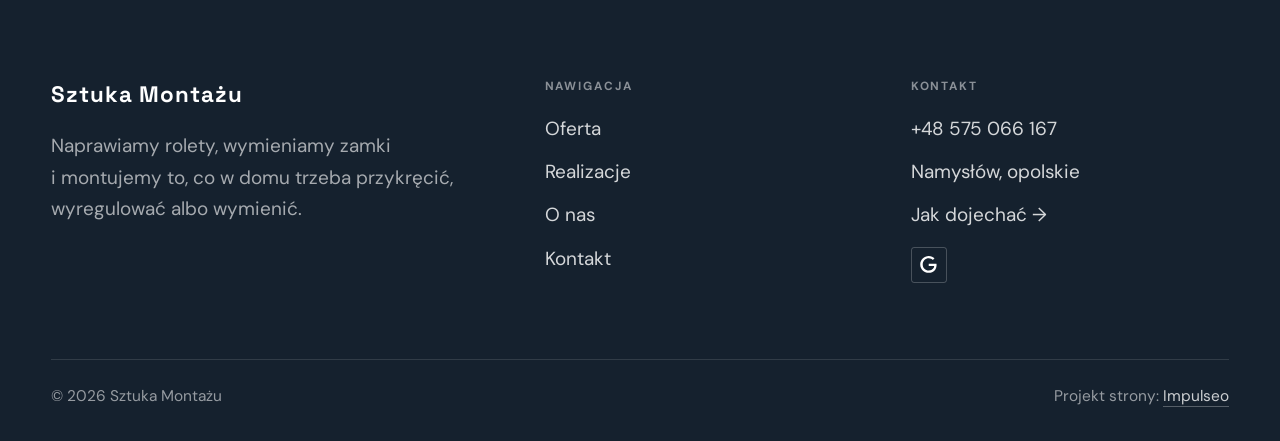
<file: kontakt.html>
<!DOCTYPE html>
<html lang="pl">
<head>
<meta charset="UTF-8">
<meta name="viewport" content="width=device-width, initial-scale=1.0">
<title>Kontakt - Sztuka Montażu</title>
<meta name="description" content="Kontakt Sztuka Montażu - Namysłów, opolskie">
<link rel="canonical" href="https://kris20032.github.io/sztuka-montazu/kontakt.html">
<meta name="robots" content="noindex, nofollow">
<meta property="og:type" content="website">
<meta property="og:locale" content="pl_PL">
<meta property="og:site_name" content="Sztuka Montażu">
<meta property="og:title" content="Kontakt - Sztuka Montażu">
<meta property="og:description" content="Kontakt Sztuka Montażu - Namysłów, opolskie">
<meta property="og:url" content="https://kris20032.github.io/sztuka-montazu/kontakt.html">
<meta property="og:image" content="https://kris20032.github.io/sztuka-montazu/img/og.jpg">
<meta property="og:image:width" content="1200">
<meta property="og:image:height" content="630">
<meta name="twitter:card" content="summary_large_image">
<link rel="preconnect" href="https://fonts.googleapis.com">
<link rel="preconnect" href="https://fonts.gstatic.com" crossorigin>
<link href="https://fonts.googleapis.com/css2?family=Space+Grotesk:wght@500;600;700&family=DM+Sans:opsz,wght@9..40,400;9..40,500;9..40,600&display=swap" rel="stylesheet">
<link rel="stylesheet" href="assets/styles.css?v=fb701071">
</head>
<body>

<header class="nav">
  <div class="wrap nav-inner">
    <a class="brand" href="index.html"><span class="name">Sztuka Montażu</span><span class="sub">Namysłów</span></a>
    <nav class="nav-links">
      <a href="oferta.html">Oferta</a>
      <a href="realizacje.html">Realizacje</a>
      <a href="o-nas.html">O nas</a>
      <a href="kontakt.html" class="active" aria-current="page">Kontakt</a>
      <a href="tel:+48575066167" class="btn btn-accent">Zadzwoń +48 575 066 167</a>
    </nav>
    <button class="nav-toggle" aria-label="Menu"><span></span><span></span><span></span></button>
  </div>
</header>

<main>
<section class="pagehead">
  <img src="img/g10.jpg" alt="Sztuka Montażu - Zapytaj o wycenę" width="1600" height="1066" decoding="async">
  <div class="wrap">
    <span class="eyebrow">Kontakt</span>
    <h1>Zapytaj o wycenę</h1>
    <p>Odpowiemy na pytania i przygotujemy wycenę.</p>
  </div>
</section>
<section>
  <div class="wrap contact-grid">
    <div class="reveal">
      <span class="eyebrow">Dane kontaktowe</span>
      <h2 style="margin:var(--space-4) 0 var(--space-6)">Sztuka Montażu</h2>
      <div class="info-list">
        <div class="info-row"><div class="ic"><svg class="ico-tel" width="16" height="16" viewBox="0 0 24 24" fill="none" aria-hidden="true"><path d="M6.6 10.8a15.5 15.5 0 0 0 6.6 6.6l2.2-2.2a1 1 0 0 1 1-.24 11.4 11.4 0 0 0 3.6.58 1 1 0 0 1 1 1V20a1 1 0 0 1-1 1A17 17 0 0 1 3 4a1 1 0 0 1 1-1h3.5a1 1 0 0 1 1 1c0 1.25.2 2.46.58 3.6a1 1 0 0 1-.25 1l-2.23 2.2Z" fill="currentColor"/></svg></div><div><div class="lbl">Telefon</div><a class="val" href="tel:+48575066167">+48 575 066 167</a></div></div>
        <div class="info-row"><div class="ic"><svg class="ico-pin" width="16" height="16" viewBox="0 0 24 24" fill="none" aria-hidden="true"><path d="M12 21s7-6.1 7-11.5A7 7 0 0 0 5 9.5C5 14.9 12 21 12 21Z" stroke="currentColor" stroke-width="1.6" fill="none"/><circle cx="12" cy="9.5" r="2.4" fill="currentColor"/></svg></div><div><div class="lbl">Adres</div><div class="val">Namysłów, opolskie</div></div></div>
      </div>
    </div>
    <div class="reveal">
      <div class="form">
        <h3 style="margin-bottom:var(--space-4)">Najszybciej telefonicznie</h3>
        <p class="muted" style="margin-bottom:var(--space-5)">Zadzwoń, opisz pomysł, a my powiemy, co i jak. Bez zobowiązań.</p>
        <a href="tel:+48575066167" class="btn btn-accent" style="justify-content:center">Zadzwoń: +48 575 066 167 <span class="arr">→</span></a>
      </div>
    </div>
  </div>
</section>
<section style="padding-top:0">
  <div class="wrap reveal">
    <iframe class="map" title="Sztuka Montażu - Namysłów" src="https://maps.google.com/maps?q=51.0768936%2C17.6954409&z=15&output=embed" loading="lazy" referrerpolicy="no-referrer-when-downgrade"></iframe>
  </div>
</section>
</main>

<footer>
  <div class="wrap">
    <div class="foot-grid">
      <div class="foot-brand">
        <div class="name">Sztuka Montażu</div>
        <p>Naprawiamy rolety, wymieniamy zamki i montujemy to, co w domu trzeba przykręcić, wyregulować albo wymienić.</p>
      </div>
      <div class="foot-col">
        <h4>Nawigacja</h4>
        <a href="oferta.html">Oferta</a>
        <a href="realizacje.html">Realizacje</a>
        <a href="o-nas.html">O nas</a>
        <a href="kontakt.html">Kontakt</a>
      </div>
      <div class="foot-col">
        <h4>Kontakt</h4>
        <a href="tel:+48575066167">+48 575 066 167</a>
        <p>Namysłów, opolskie</p>
        <a href="https://www.google.com/maps/place/Sztuka+Monta%C5%BCu/@51.0768937,17.6954409,13z/data=!3m1!4b1!4m6!3m5!1s0x9a22448229dccc7:0x71fb46159d6daaf7!8m2!3d51.0768936!4d17.6954409" target="_blank" rel="noopener">Jak dojechać →</a>
      <div class="foot-soc">
        <a class="soc" href="https://www.google.com/maps/place/Sztuka+Monta%C5%BCu/@51.0768937,17.6954409,13z/data=!3m1!4b1!4m6!3m5!1s0x9a22448229dccc7:0x71fb46159d6daaf7!8m2!3d51.0768936!4d17.6954409" target="_blank" rel="noopener" aria-label="Google - Sztuka Montażu"><svg viewBox="0 0 24 24" aria-hidden="true" focusable="false"><path d="M12.48 10.92v3.28h7.84c-.24 1.84-.853 3.187-1.787 4.133-1.147 1.147-2.933 2.4-6.053 2.4-4.827 0-8.6-3.893-8.6-8.72s3.773-8.72 8.6-8.72c2.6 0 4.507 1.027 5.907 2.347l2.307-2.307C18.747 1.44 16.133 0 12.48 0 5.867 0 .307 5.387.307 12s5.56 12 12.173 12c3.573 0 6.267-1.173 8.373-3.36 2.16-2.16 2.84-5.213 2.84-7.667 0-.76-.053-1.467-.173-2.053H12.48z" fill="currentColor"/></svg></a>
      </div>
      </div>
    </div>
    <div class="foot-bot">
      <span>© 2026 Sztuka Montażu</span>
      <span>Projekt strony: <a class="foot-credit" href="https://impulseo.pl" target="_blank" rel="noopener">Impulseo</a></span>
    </div>
  </div>
</footer>
<div class="sticky-call"><a class="sc-call" href="tel:+48575066167"><svg class="ico-tel" width="16" height="16" viewBox="0 0 24 24" fill="none" aria-hidden="true"><path d="M6.6 10.8a15.5 15.5 0 0 0 6.6 6.6l2.2-2.2a1 1 0 0 1 1-.24 11.4 11.4 0 0 0 3.6.58 1 1 0 0 1 1 1V20a1 1 0 0 1-1 1A17 17 0 0 1 3 4a1 1 0 0 1 1-1h3.5a1 1 0 0 1 1 1c0 1.25.2 2.46.58 3.6a1 1 0 0 1-.25 1l-2.23 2.2Z" fill="currentColor"/></svg> Zadzwoń</a><a class="sc-quote" href="kontakt.html">Zobacz, czym się zajmujemy</a></div>
<div class="demo-wazne" data-do="2026-11-08" data-cykl="3" hidden><svg class="dw-ico" width="13" height="13" viewBox="0 0 24 24" fill="none" aria-hidden="true"><circle cx="12" cy="12" r="8.6" stroke="currentColor" stroke-width="1.8"/><path d="M12 7.2V12l3.3 2" stroke="currentColor" stroke-width="1.8" stroke-linecap="round"/></svg><span class="dw-txt"></span></div>

<script src="assets/main.js"></script>
</body>
</html>
</file>
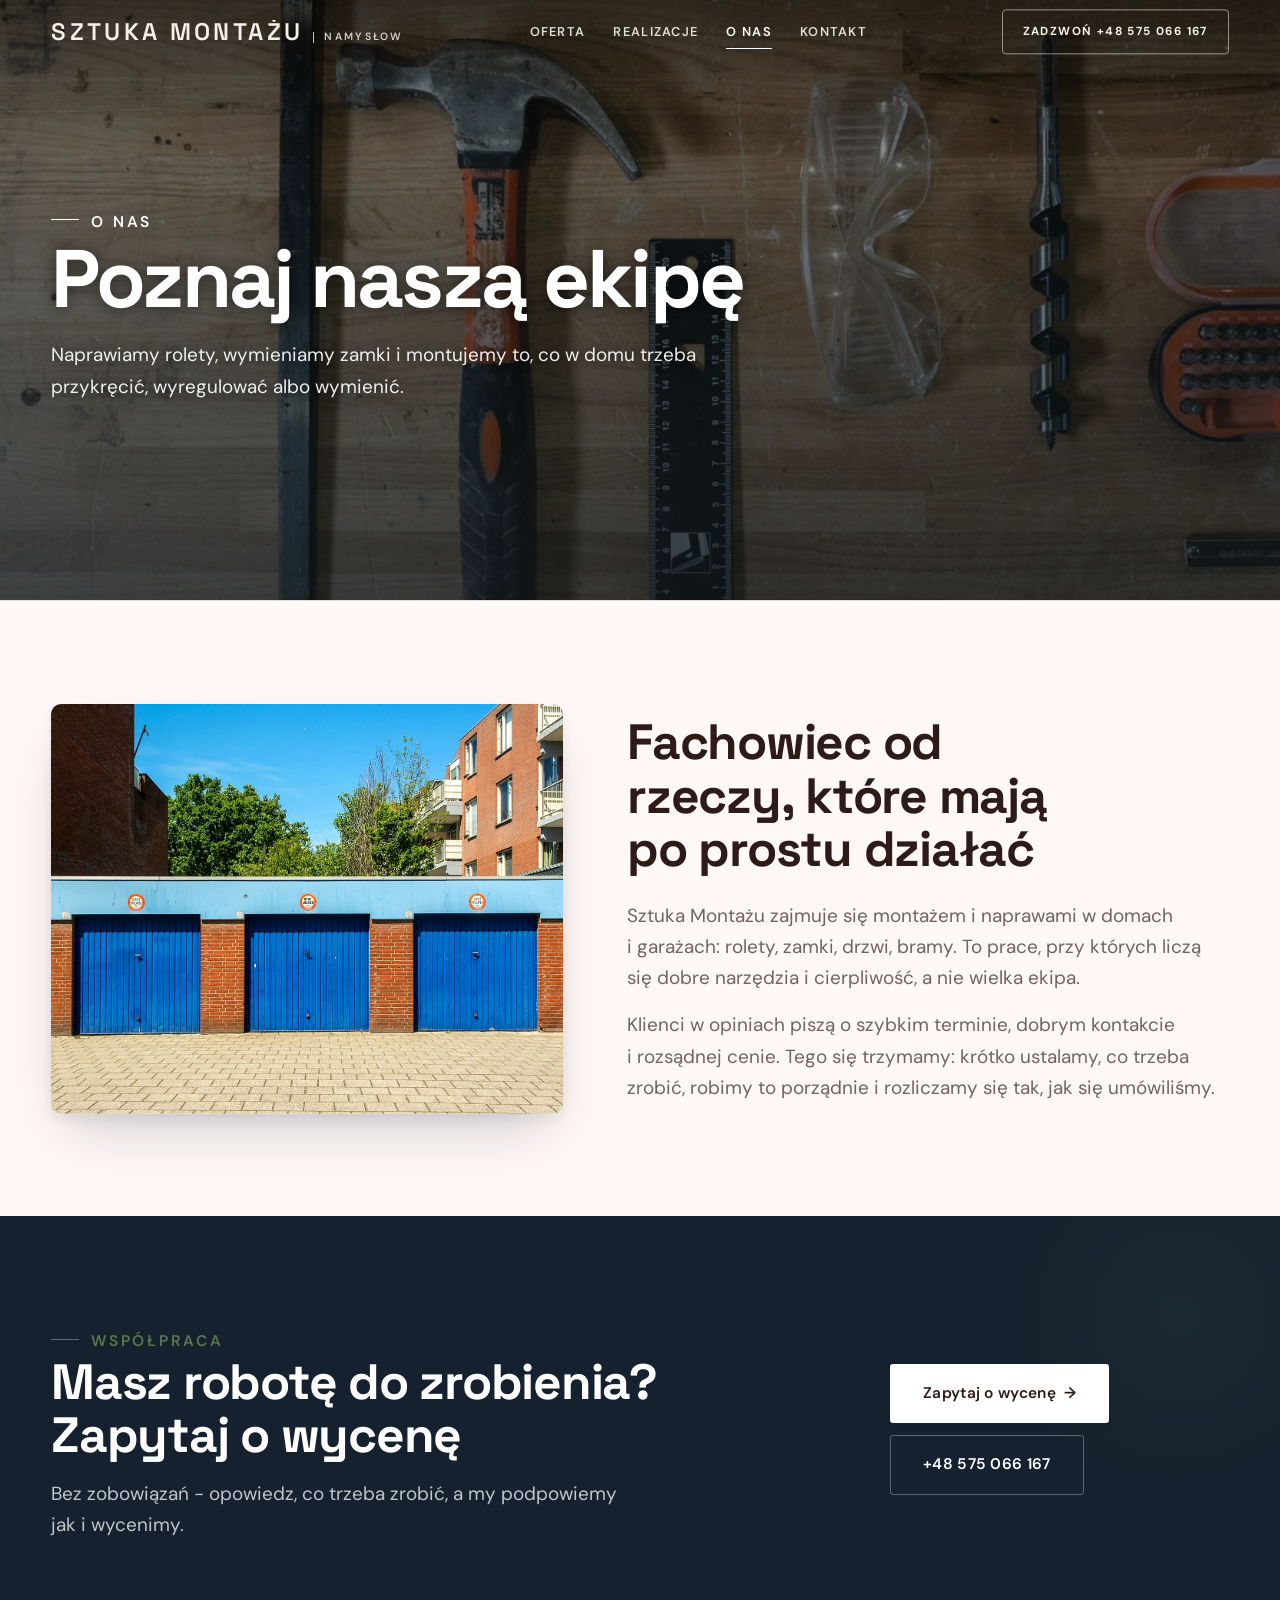
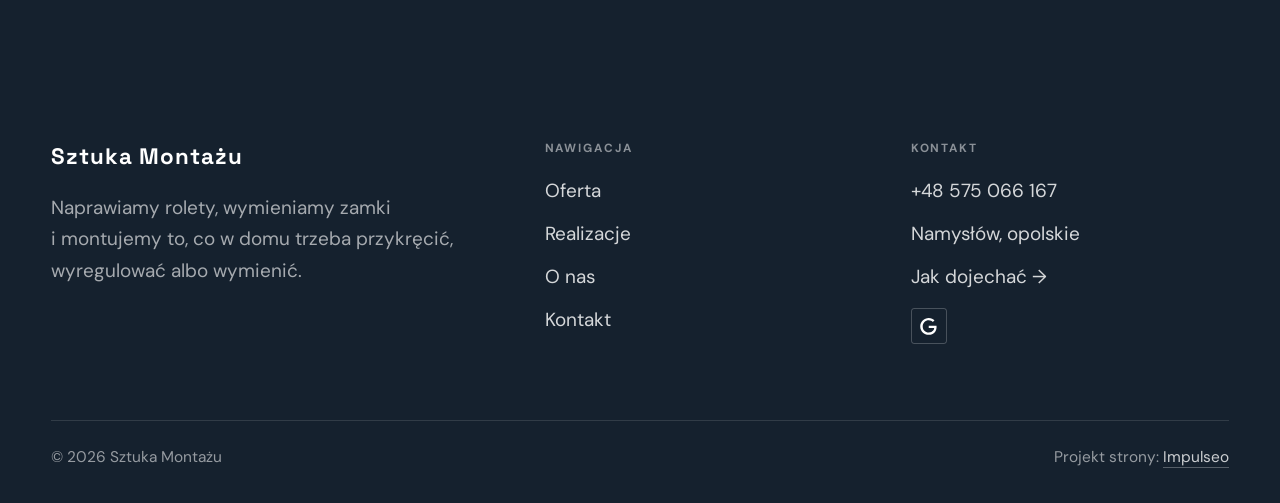
<file: o-nas.html>
<!DOCTYPE html>
<html lang="pl">
<head>
<meta charset="UTF-8">
<meta name="viewport" content="width=device-width, initial-scale=1.0">
<title>O nas - Sztuka Montażu</title>
<meta name="description" content="Sztuka Montażu - naprawa i montaż rolet, wymiana zamków i wkładek, regulacja drzwi i bram garażowych, drobne montaże w domu. Namysłów i okolice.">
<link rel="canonical" href="https://kris20032.github.io/sztuka-montazu/o-nas.html">
<meta name="robots" content="noindex, nofollow">
<meta property="og:type" content="website">
<meta property="og:locale" content="pl_PL">
<meta property="og:site_name" content="Sztuka Montażu">
<meta property="og:title" content="O nas - Sztuka Montażu">
<meta property="og:description" content="Sztuka Montażu - naprawa i montaż rolet, wymiana zamków i wkładek, regulacja drzwi i bram garażowych, drobne montaże w domu. Namysłów i okolice.">
<meta property="og:url" content="https://kris20032.github.io/sztuka-montazu/o-nas.html">
<meta property="og:image" content="https://kris20032.github.io/sztuka-montazu/img/og.jpg">
<meta property="og:image:width" content="1200">
<meta property="og:image:height" content="630">
<meta name="twitter:card" content="summary_large_image">
<link rel="preconnect" href="https://fonts.googleapis.com">
<link rel="preconnect" href="https://fonts.gstatic.com" crossorigin>
<link href="https://fonts.googleapis.com/css2?family=Space+Grotesk:wght@500;600;700&family=DM+Sans:opsz,wght@9..40,400;9..40,500;9..40,600&display=swap" rel="stylesheet">
<link rel="stylesheet" href="assets/styles.css?v=fb701071">
</head>
<body>

<header class="nav">
  <div class="wrap nav-inner">
    <a class="brand" href="index.html"><span class="name">Sztuka Montażu</span><span class="sub">Namysłów</span></a>
    <nav class="nav-links">
      <a href="oferta.html">Oferta</a>
      <a href="realizacje.html">Realizacje</a>
      <a href="o-nas.html" class="active" aria-current="page">O nas</a>
      <a href="kontakt.html">Kontakt</a>
      <a href="tel:+48575066167" class="btn btn-accent">Zadzwoń +48 575 066 167</a>
    </nav>
    <button class="nav-toggle" aria-label="Menu"><span></span><span></span><span></span></button>
  </div>
</header>

<main>
<section class="pagehead">
  <img src="img/g8.jpg" alt="Sztuka Montażu - Poznaj naszą ekipę" width="1566" height="1036" decoding="async">
  <div class="wrap">
    <span class="eyebrow">O nas</span>
    <h1>Poznaj naszą ekipę</h1>
    <p>Naprawiamy rolety, wymieniamy zamki i montujemy to, co w domu trzeba przykręcić, wyregulować albo wymienić.</p>
  </div>
</section>
<section>
  <div class="wrap split">
    <div class="split-art reveal"><img src="img/g9.jpg" alt="Sztuka Montażu" loading="lazy" width="1600" height="1066" decoding="async"></div>
    <div class="split-copy reveal">
      <h2>Fachowiec od rzeczy, które mają po prostu działać</h2>
      <p class="muted">Sztuka Montażu zajmuje się montażem i naprawami w domach i garażach: rolety, zamki, drzwi, bramy. To prace, przy których liczą się dobre narzędzia i cierpliwość, a nie wielka ekipa.</p>
      <p class="muted">Klienci w opiniach piszą o szybkim terminie, dobrym kontakcie i rozsądnej cenie. Tego się trzymamy: krótko ustalamy, co trzeba zrobić, robimy to porządnie i rozliczamy się tak, jak się umówiliśmy.</p>
    </div>
  </div>
</section>


<section class="cta">
  <div class="wrap">
    <div class="reveal">
      <span class="eyebrow">Współpraca</span>
      <h2>Masz robotę do zrobienia? Zapytaj o wycenę</h2>
      <p>Bez zobowiązań - opowiedz, co trzeba zrobić, a my podpowiemy jak i wycenimy.</p>
    </div>
    <div class="cta-actions reveal">
      <a href="kontakt.html" class="btn btn-light">Zapytaj o wycenę <span class="arr">→</span></a>
      <a href="tel:+48575066167" class="btn btn-ghost btn-ghost-cta">+48 575 066 167</a>
    </div>
  </div>
</section>
</main>

<footer>
  <div class="wrap">
    <div class="foot-grid">
      <div class="foot-brand">
        <div class="name">Sztuka Montażu</div>
        <p>Naprawiamy rolety, wymieniamy zamki i montujemy to, co w domu trzeba przykręcić, wyregulować albo wymienić.</p>
      </div>
      <div class="foot-col">
        <h4>Nawigacja</h4>
        <a href="oferta.html">Oferta</a>
        <a href="realizacje.html">Realizacje</a>
        <a href="o-nas.html">O nas</a>
        <a href="kontakt.html">Kontakt</a>
      </div>
      <div class="foot-col">
        <h4>Kontakt</h4>
        <a href="tel:+48575066167">+48 575 066 167</a>
        <p>Namysłów, opolskie</p>
        <a href="https://www.google.com/maps/place/Sztuka+Monta%C5%BCu/@51.0768937,17.6954409,13z/data=!3m1!4b1!4m6!3m5!1s0x9a22448229dccc7:0x71fb46159d6daaf7!8m2!3d51.0768936!4d17.6954409" target="_blank" rel="noopener">Jak dojechać →</a>
      <div class="foot-soc">
        <a class="soc" href="https://www.google.com/maps/place/Sztuka+Monta%C5%BCu/@51.0768937,17.6954409,13z/data=!3m1!4b1!4m6!3m5!1s0x9a22448229dccc7:0x71fb46159d6daaf7!8m2!3d51.0768936!4d17.6954409" target="_blank" rel="noopener" aria-label="Google - Sztuka Montażu"><svg viewBox="0 0 24 24" aria-hidden="true" focusable="false"><path d="M12.48 10.92v3.28h7.84c-.24 1.84-.853 3.187-1.787 4.133-1.147 1.147-2.933 2.4-6.053 2.4-4.827 0-8.6-3.893-8.6-8.72s3.773-8.72 8.6-8.72c2.6 0 4.507 1.027 5.907 2.347l2.307-2.307C18.747 1.44 16.133 0 12.48 0 5.867 0 .307 5.387.307 12s5.56 12 12.173 12c3.573 0 6.267-1.173 8.373-3.36 2.16-2.16 2.84-5.213 2.84-7.667 0-.76-.053-1.467-.173-2.053H12.48z" fill="currentColor"/></svg></a>
      </div>
      </div>
    </div>
    <div class="foot-bot">
      <span>© 2026 Sztuka Montażu</span>
      <span>Projekt strony: <a class="foot-credit" href="https://impulseo.pl" target="_blank" rel="noopener">Impulseo</a></span>
    </div>
  </div>
</footer>
<div class="sticky-call"><a class="sc-call" href="tel:+48575066167"><svg class="ico-tel" width="16" height="16" viewBox="0 0 24 24" fill="none" aria-hidden="true"><path d="M6.6 10.8a15.5 15.5 0 0 0 6.6 6.6l2.2-2.2a1 1 0 0 1 1-.24 11.4 11.4 0 0 0 3.6.58 1 1 0 0 1 1 1V20a1 1 0 0 1-1 1A17 17 0 0 1 3 4a1 1 0 0 1 1-1h3.5a1 1 0 0 1 1 1c0 1.25.2 2.46.58 3.6a1 1 0 0 1-.25 1l-2.23 2.2Z" fill="currentColor"/></svg> Zadzwoń</a><a class="sc-quote" href="kontakt.html">Zobacz, czym się zajmujemy</a></div>
<div class="demo-wazne" data-do="2026-11-08" data-cykl="3" hidden><svg class="dw-ico" width="13" height="13" viewBox="0 0 24 24" fill="none" aria-hidden="true"><circle cx="12" cy="12" r="8.6" stroke="currentColor" stroke-width="1.8"/><path d="M12 7.2V12l3.3 2" stroke="currentColor" stroke-width="1.8" stroke-linecap="round"/></svg><span class="dw-txt"></span></div>

<script src="assets/main.js"></script>
</body>
</html>
</file>
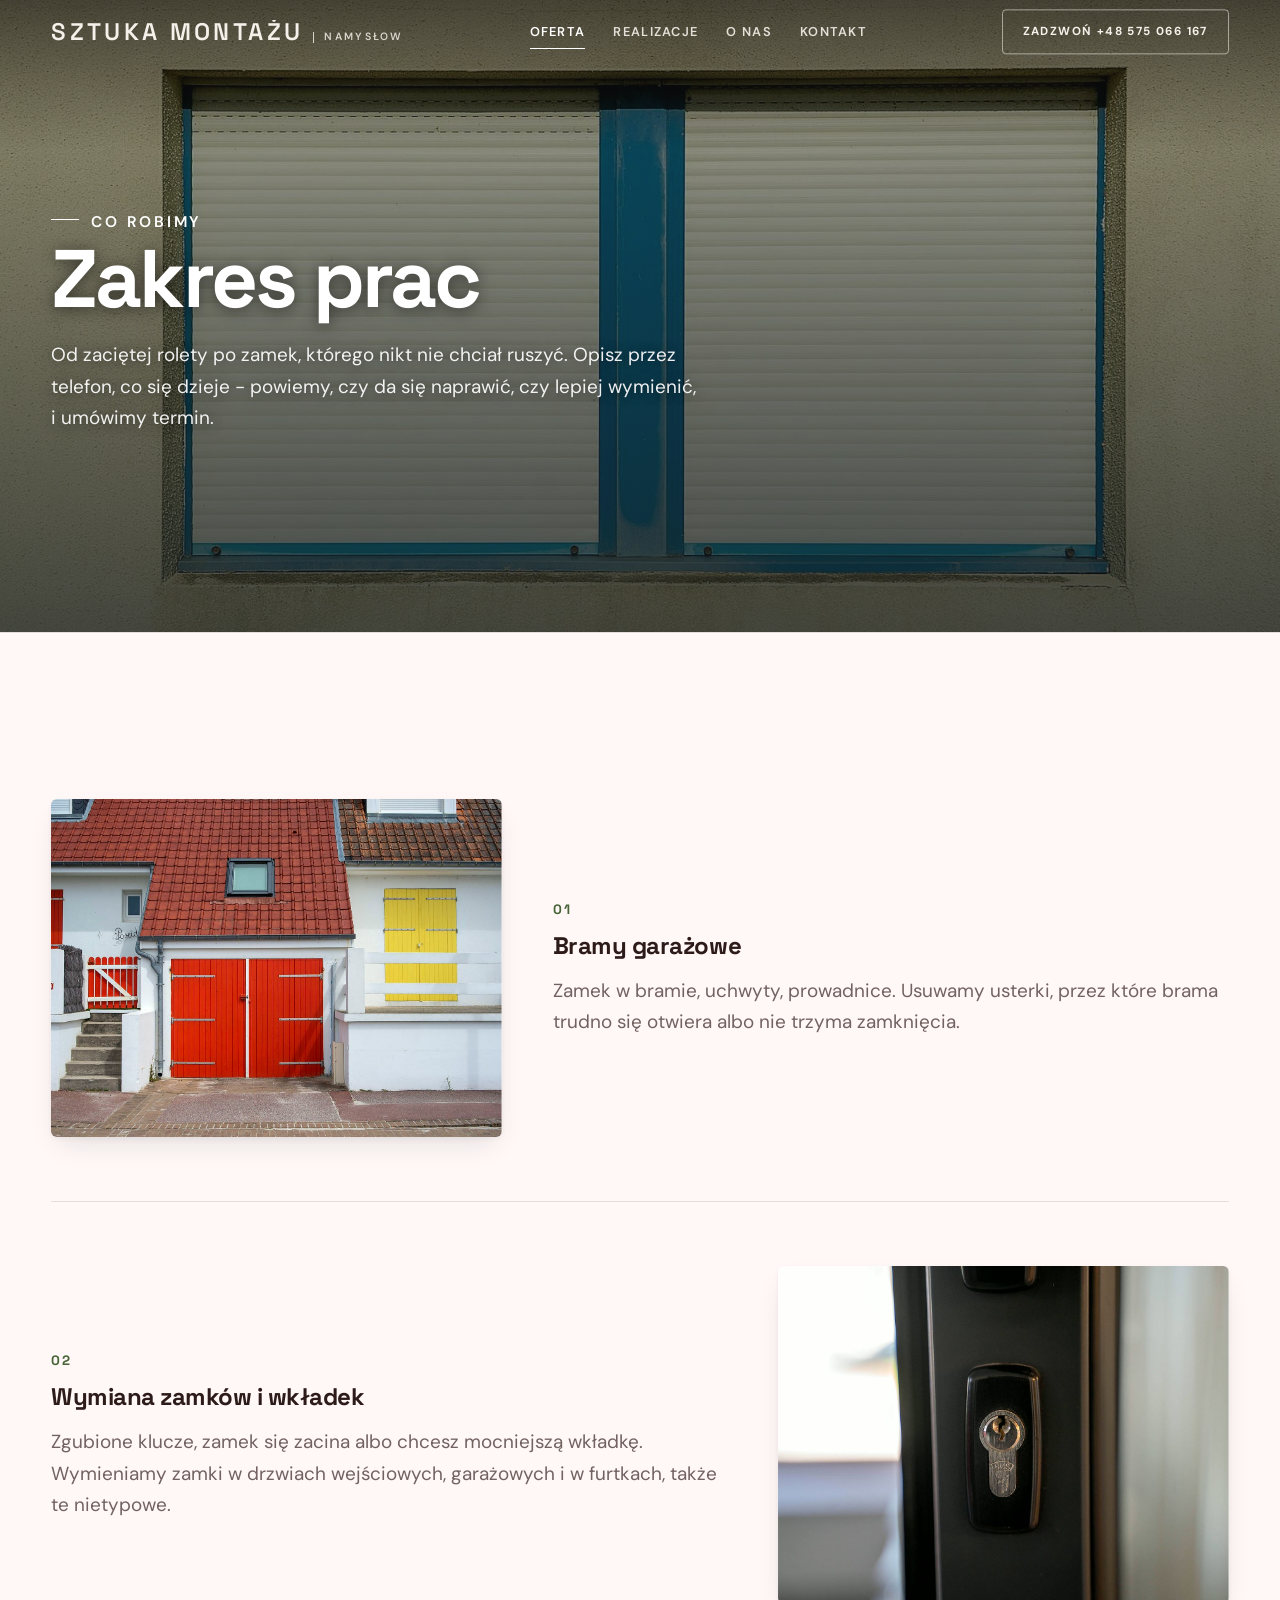
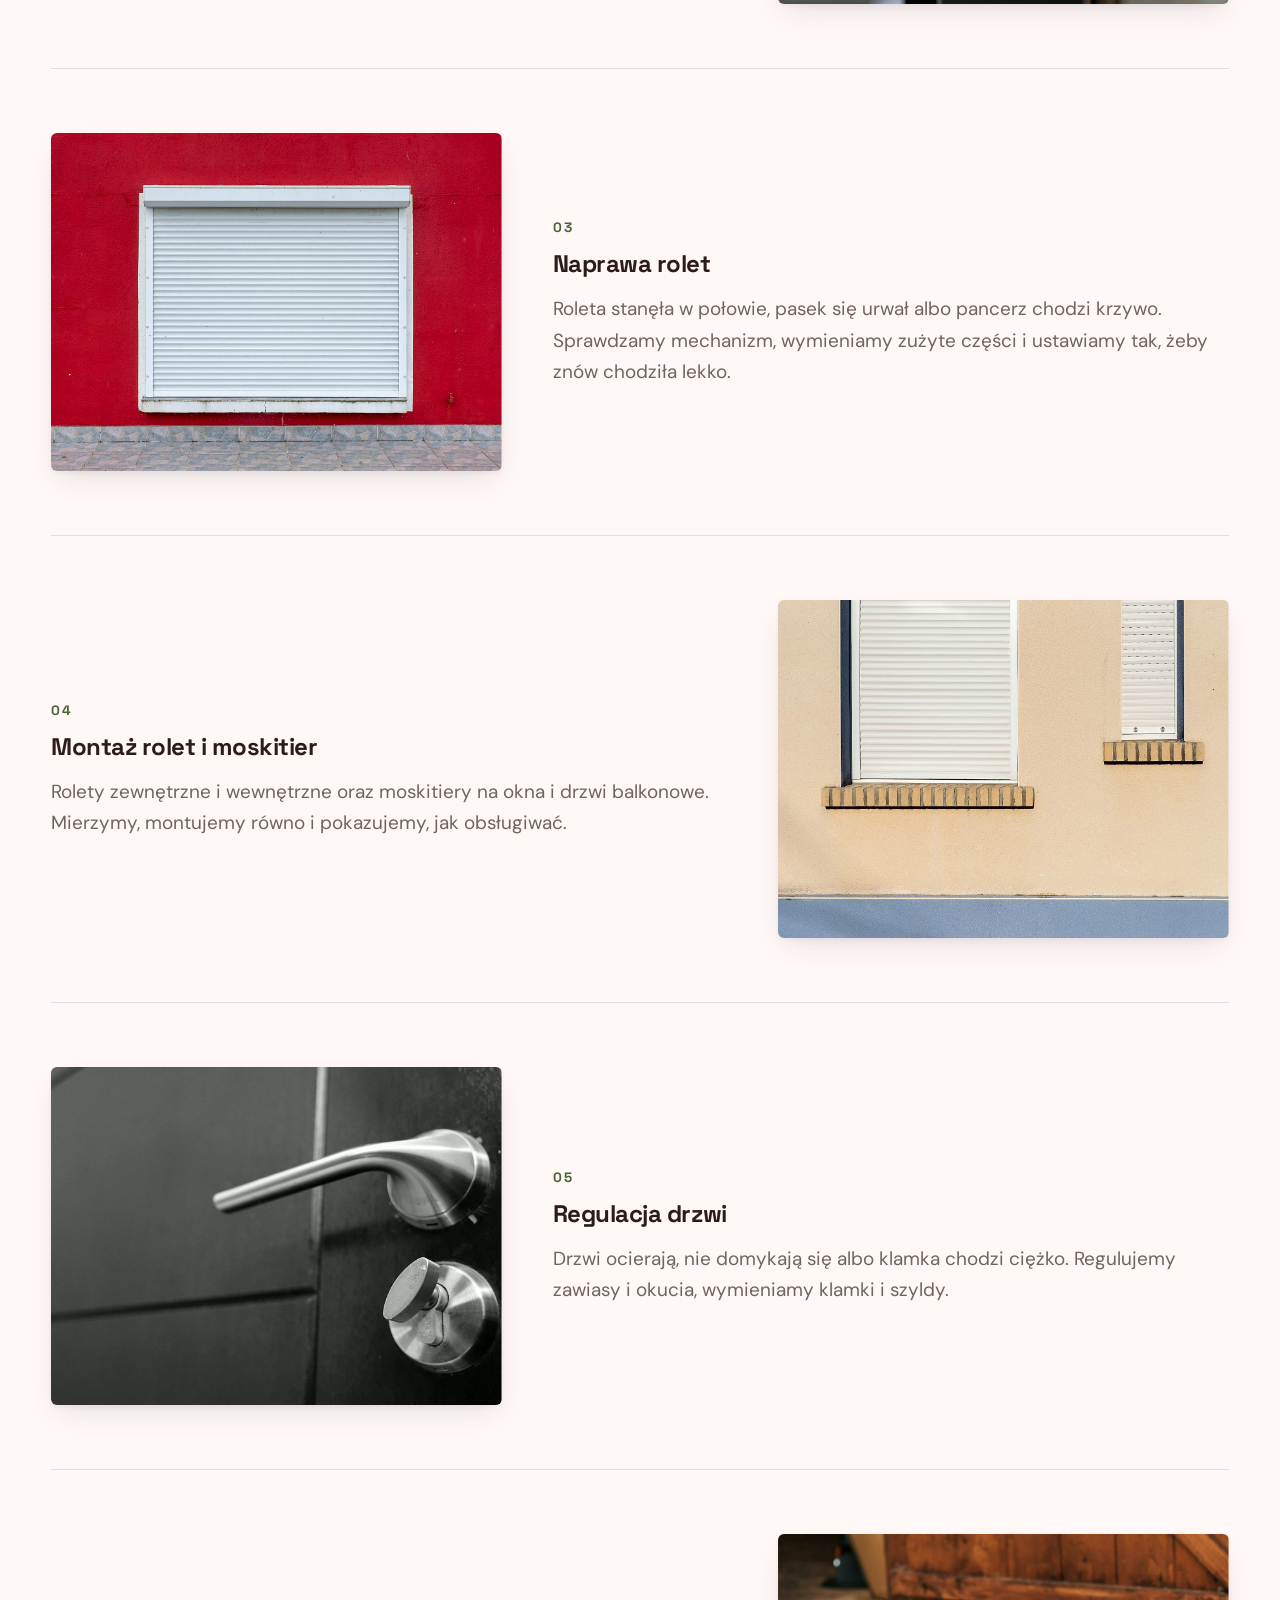
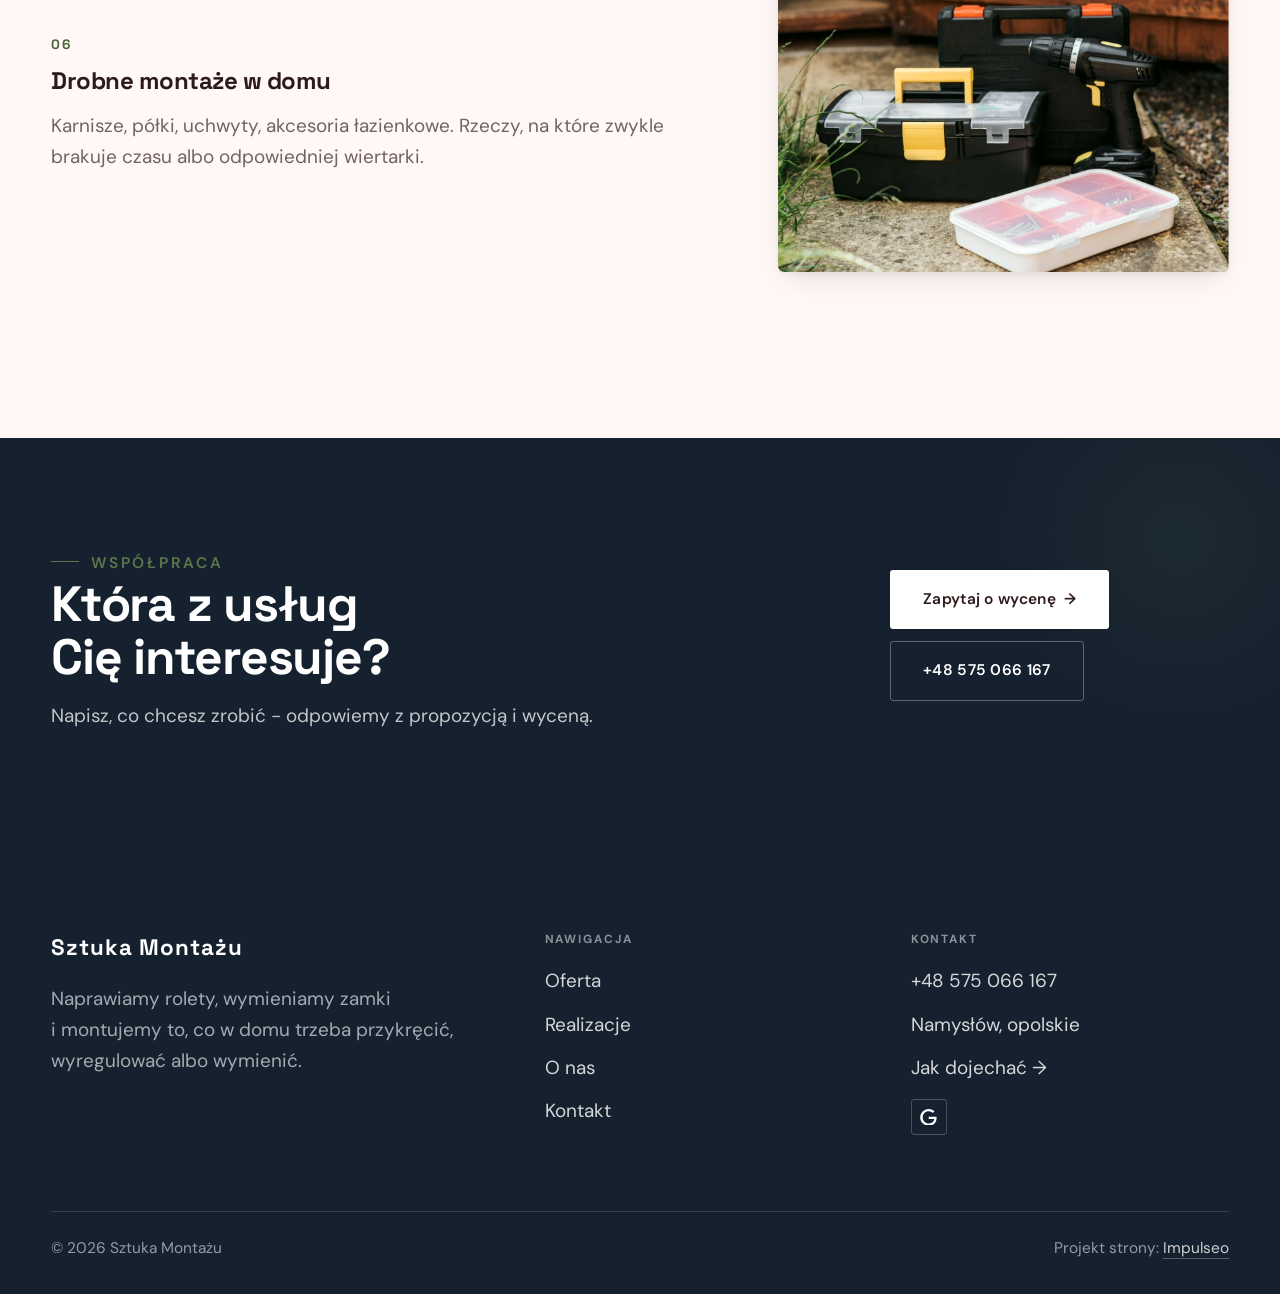
<file: oferta.html>
<!DOCTYPE html>
<html lang="pl">
<head>
<meta charset="UTF-8">
<meta name="viewport" content="width=device-width, initial-scale=1.0">
<title>Oferta - Sztuka Montażu</title>
<meta name="description" content="Sztuka Montażu - naprawa i montaż rolet, wymiana zamków i wkładek, regulacja drzwi i bram garażowych, drobne montaże w domu. Namysłów i okolice.">
<link rel="canonical" href="https://kris20032.github.io/sztuka-montazu/oferta.html">
<meta name="robots" content="noindex, nofollow">
<meta property="og:type" content="website">
<meta property="og:locale" content="pl_PL">
<meta property="og:site_name" content="Sztuka Montażu">
<meta property="og:title" content="Oferta - Sztuka Montażu">
<meta property="og:description" content="Sztuka Montażu - naprawa i montaż rolet, wymiana zamków i wkładek, regulacja drzwi i bram garażowych, drobne montaże w domu. Namysłów i okolice.">
<meta property="og:url" content="https://kris20032.github.io/sztuka-montazu/oferta.html">
<meta property="og:image" content="https://kris20032.github.io/sztuka-montazu/img/og.jpg">
<meta property="og:image:width" content="1200">
<meta property="og:image:height" content="630">
<meta name="twitter:card" content="summary_large_image">
<link rel="preconnect" href="https://fonts.googleapis.com">
<link rel="preconnect" href="https://fonts.gstatic.com" crossorigin>
<link href="https://fonts.googleapis.com/css2?family=Space+Grotesk:wght@500;600;700&family=DM+Sans:opsz,wght@9..40,400;9..40,500;9..40,600&display=swap" rel="stylesheet">
<link rel="stylesheet" href="assets/styles.css?v=fb701071">
</head>
<body>

<header class="nav">
  <div class="wrap nav-inner">
    <a class="brand" href="index.html"><span class="name">Sztuka Montażu</span><span class="sub">Namysłów</span></a>
    <nav class="nav-links">
      <a href="oferta.html" class="active" aria-current="page">Oferta</a>
      <a href="realizacje.html">Realizacje</a>
      <a href="o-nas.html">O nas</a>
      <a href="kontakt.html">Kontakt</a>
      <a href="tel:+48575066167" class="btn btn-accent">Zadzwoń +48 575 066 167</a>
    </nav>
    <button class="nav-toggle" aria-label="Menu"><span></span><span></span><span></span></button>
  </div>
</header>

<main>
<section class="pagehead">
  <img src="img/g7.jpg" alt="Sztuka Montażu - Zakres prac" width="1600" height="1066" decoding="async">
  <div class="wrap">
    <span class="eyebrow">Co robimy</span>
    <h1>Zakres prac</h1>
    <p>Od zaciętej rolety po zamek, którego nikt nie chciał ruszyć. Opisz przez telefon, co się dzieje - powiemy, czy da się naprawić, czy lepiej wymienić, i umówimy termin.</p>
  </div>
</section>
<section>
  <div class="wrap">
    <div class="svc-row reveal">
      <div class="svc-row-art"><img src="img/g3.jpg" alt="Bramy garażowe" loading="lazy" width="1600" height="1067" decoding="async"></div>
      <div>
        <span class="num">01</span>
        <h3>Bramy garażowe</h3>
        <p class="muted">Zamek w bramie, uchwyty, prowadnice. Usuwamy usterki, przez które brama trudno się otwiera albo nie trzyma zamknięcia.</p>
      </div>
    </div>
    <div class="svc-row rev reveal">
      <div class="svc-row-art"><img src="img/g1.jpg" alt="Wymiana zamków i wkładek" loading="lazy" width="1600" height="1068" decoding="async"></div>
      <div>
        <span class="num">02</span>
        <h3>Wymiana zamków i wkładek</h3>
        <p class="muted">Zgubione klucze, zamek się zacina albo chcesz mocniejszą wkładkę. Wymieniamy zamki w drzwiach wejściowych, garażowych i w furtkach, także te nietypowe.</p>
      </div>
    </div>
    <div class="svc-row reveal">
      <div class="svc-row-art"><img src="img/g5.jpg" alt="Naprawa rolet" loading="lazy" width="1600" height="1068" decoding="async"></div>
      <div>
        <span class="num">03</span>
        <h3>Naprawa rolet</h3>
        <p class="muted">Roleta stanęła w połowie, pasek się urwał albo pancerz chodzi krzywo. Sprawdzamy mechanizm, wymieniamy zużyte części i ustawiamy tak, żeby znów chodziła lekko.</p>
      </div>
    </div>
    <div class="svc-row rev reveal">
      <div class="svc-row-art"><img src="img/g2.jpg" alt="Montaż rolet i moskitier" loading="lazy" width="1600" height="1066" decoding="async"></div>
      <div>
        <span class="num">04</span>
        <h3>Montaż rolet i moskitier</h3>
        <p class="muted">Rolety zewnętrzne i wewnętrzne oraz moskitiery na okna i drzwi balkonowe. Mierzymy, montujemy równo i pokazujemy, jak obsługiwać.</p>
      </div>
    </div>
    <div class="svc-row reveal">
      <div class="svc-row-art"><img src="img/g4.jpg" alt="Regulacja drzwi" loading="lazy" width="1600" height="1068" decoding="async"></div>
      <div>
        <span class="num">05</span>
        <h3>Regulacja drzwi</h3>
        <p class="muted">Drzwi ocierają, nie domykają się albo klamka chodzi ciężko. Regulujemy zawiasy i okucia, wymieniamy klamki i szyldy.</p>
      </div>
    </div>
    <div class="svc-row rev reveal">
      <div class="svc-row-art"><img src="img/g6.jpg" alt="Drobne montaże w domu" loading="lazy" width="1530" height="982" decoding="async"></div>
      <div>
        <span class="num">06</span>
        <h3>Drobne montaże w domu</h3>
        <p class="muted">Karnisze, półki, uchwyty, akcesoria łazienkowe. Rzeczy, na które zwykle brakuje czasu albo odpowiedniej wiertarki.</p>
      </div>
    </div>
  </div>
</section>

<section class="cta">
  <div class="wrap">
    <div class="reveal">
      <span class="eyebrow">Współpraca</span>
      <h2>Która z usług Cię interesuje?</h2>
      <p>Napisz, co chcesz zrobić - odpowiemy z propozycją i wyceną.</p>
    </div>
    <div class="cta-actions reveal">
      <a href="kontakt.html" class="btn btn-light">Zapytaj o wycenę <span class="arr">→</span></a>
      <a href="tel:+48575066167" class="btn btn-ghost btn-ghost-cta">+48 575 066 167</a>
    </div>
  </div>
</section>
</main>

<footer>
  <div class="wrap">
    <div class="foot-grid">
      <div class="foot-brand">
        <div class="name">Sztuka Montażu</div>
        <p>Naprawiamy rolety, wymieniamy zamki i montujemy to, co w domu trzeba przykręcić, wyregulować albo wymienić.</p>
      </div>
      <div class="foot-col">
        <h4>Nawigacja</h4>
        <a href="oferta.html">Oferta</a>
        <a href="realizacje.html">Realizacje</a>
        <a href="o-nas.html">O nas</a>
        <a href="kontakt.html">Kontakt</a>
      </div>
      <div class="foot-col">
        <h4>Kontakt</h4>
        <a href="tel:+48575066167">+48 575 066 167</a>
        <p>Namysłów, opolskie</p>
        <a href="https://www.google.com/maps/place/Sztuka+Monta%C5%BCu/@51.0768937,17.6954409,13z/data=!3m1!4b1!4m6!3m5!1s0x9a22448229dccc7:0x71fb46159d6daaf7!8m2!3d51.0768936!4d17.6954409" target="_blank" rel="noopener">Jak dojechać →</a>
      <div class="foot-soc">
        <a class="soc" href="https://www.google.com/maps/place/Sztuka+Monta%C5%BCu/@51.0768937,17.6954409,13z/data=!3m1!4b1!4m6!3m5!1s0x9a22448229dccc7:0x71fb46159d6daaf7!8m2!3d51.0768936!4d17.6954409" target="_blank" rel="noopener" aria-label="Google - Sztuka Montażu"><svg viewBox="0 0 24 24" aria-hidden="true" focusable="false"><path d="M12.48 10.92v3.28h7.84c-.24 1.84-.853 3.187-1.787 4.133-1.147 1.147-2.933 2.4-6.053 2.4-4.827 0-8.6-3.893-8.6-8.72s3.773-8.72 8.6-8.72c2.6 0 4.507 1.027 5.907 2.347l2.307-2.307C18.747 1.44 16.133 0 12.48 0 5.867 0 .307 5.387.307 12s5.56 12 12.173 12c3.573 0 6.267-1.173 8.373-3.36 2.16-2.16 2.84-5.213 2.84-7.667 0-.76-.053-1.467-.173-2.053H12.48z" fill="currentColor"/></svg></a>
      </div>
      </div>
    </div>
    <div class="foot-bot">
      <span>© 2026 Sztuka Montażu</span>
      <span>Projekt strony: <a class="foot-credit" href="https://impulseo.pl" target="_blank" rel="noopener">Impulseo</a></span>
    </div>
  </div>
</footer>
<div class="sticky-call"><a class="sc-call" href="tel:+48575066167"><svg class="ico-tel" width="16" height="16" viewBox="0 0 24 24" fill="none" aria-hidden="true"><path d="M6.6 10.8a15.5 15.5 0 0 0 6.6 6.6l2.2-2.2a1 1 0 0 1 1-.24 11.4 11.4 0 0 0 3.6.58 1 1 0 0 1 1 1V20a1 1 0 0 1-1 1A17 17 0 0 1 3 4a1 1 0 0 1 1-1h3.5a1 1 0 0 1 1 1c0 1.25.2 2.46.58 3.6a1 1 0 0 1-.25 1l-2.23 2.2Z" fill="currentColor"/></svg> Zadzwoń</a><a class="sc-quote" href="kontakt.html">Zobacz, czym się zajmujemy</a></div>
<div class="demo-wazne" data-do="2026-11-08" data-cykl="3" hidden><svg class="dw-ico" width="13" height="13" viewBox="0 0 24 24" fill="none" aria-hidden="true"><circle cx="12" cy="12" r="8.6" stroke="currentColor" stroke-width="1.8"/><path d="M12 7.2V12l3.3 2" stroke="currentColor" stroke-width="1.8" stroke-linecap="round"/></svg><span class="dw-txt"></span></div>

<script src="assets/main.js"></script>
</body>
</html>
</file>
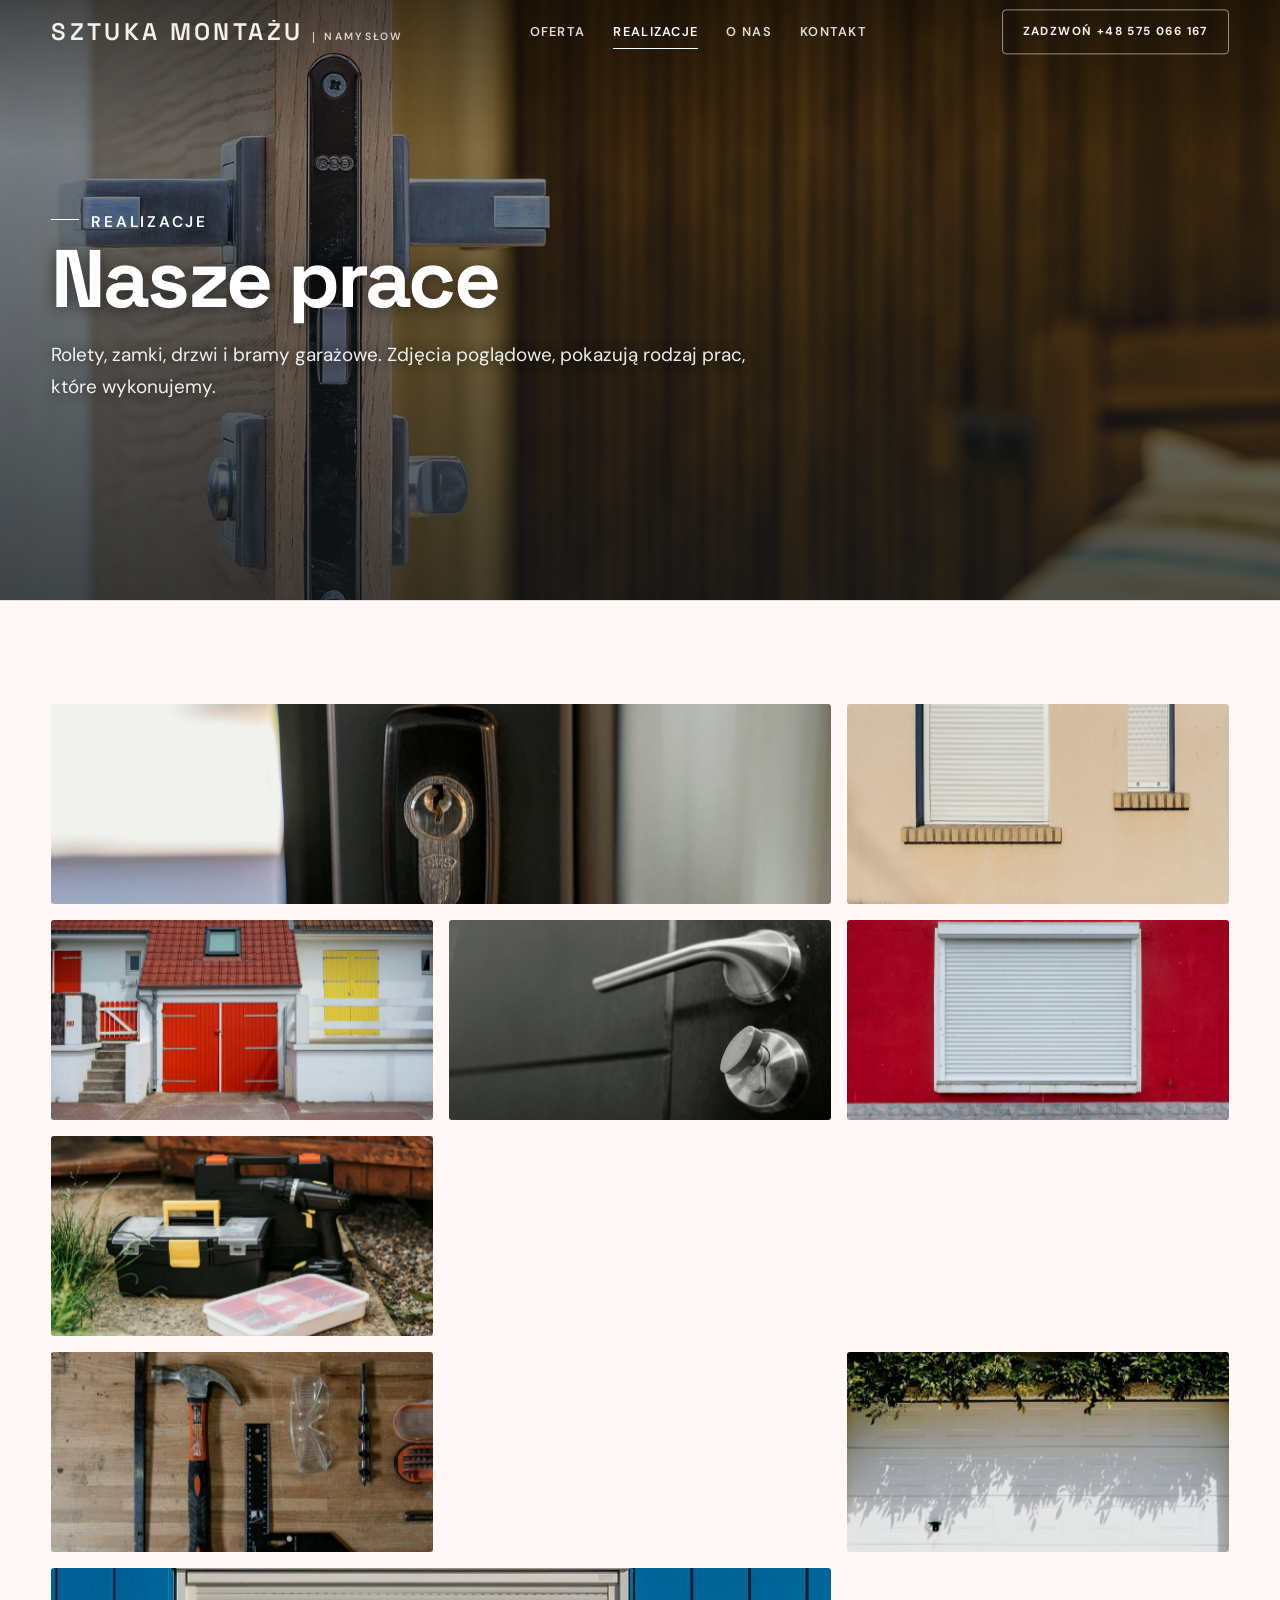
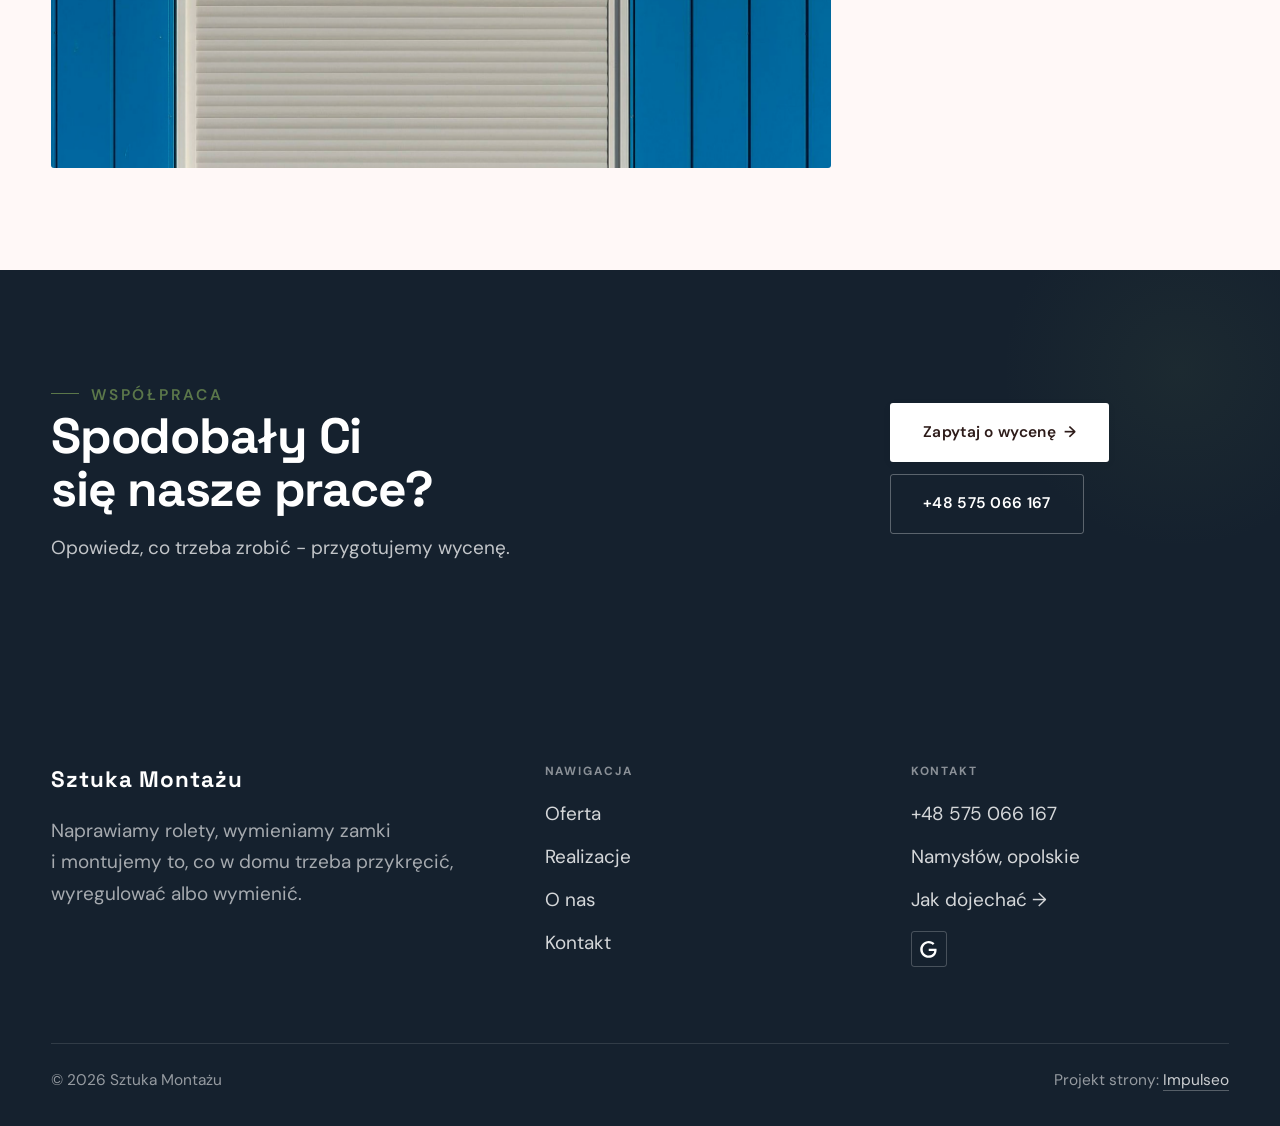
<file: realizacje.html>
<!DOCTYPE html>
<html lang="pl">
<head>
<meta charset="UTF-8">
<meta name="viewport" content="width=device-width, initial-scale=1.0">
<title>Realizacje - Sztuka Montażu</title>
<meta name="description" content="Realizacje Sztuka Montażu: Zamki i wkładki, Rolety zewnętrzne, Bramy garażowe, Klamki i okucia, Rolety na elewacji">
<link rel="canonical" href="https://kris20032.github.io/sztuka-montazu/realizacje.html">
<meta name="robots" content="noindex, nofollow">
<meta property="og:type" content="website">
<meta property="og:locale" content="pl_PL">
<meta property="og:site_name" content="Sztuka Montażu">
<meta property="og:title" content="Realizacje - Sztuka Montażu">
<meta property="og:description" content="Realizacje Sztuka Montażu: Zamki i wkładki, Rolety zewnętrzne, Bramy garażowe, Klamki i okucia, Rolety na elewacji">
<meta property="og:url" content="https://kris20032.github.io/sztuka-montazu/realizacje.html">
<meta property="og:image" content="https://kris20032.github.io/sztuka-montazu/img/og.jpg">
<meta property="og:image:width" content="1200">
<meta property="og:image:height" content="630">
<meta name="twitter:card" content="summary_large_image">
<link rel="preconnect" href="https://fonts.googleapis.com">
<link rel="preconnect" href="https://fonts.gstatic.com" crossorigin>
<link href="https://fonts.googleapis.com/css2?family=Space+Grotesk:wght@500;600;700&family=DM+Sans:opsz,wght@9..40,400;9..40,500;9..40,600&display=swap" rel="stylesheet">
<link rel="stylesheet" href="assets/styles.css?v=fb701071">
</head>
<body>

<header class="nav">
  <div class="wrap nav-inner">
    <a class="brand" href="index.html"><span class="name">Sztuka Montażu</span><span class="sub">Namysłów</span></a>
    <nav class="nav-links">
      <a href="oferta.html">Oferta</a>
      <a href="realizacje.html" class="active" aria-current="page">Realizacje</a>
      <a href="o-nas.html">O nas</a>
      <a href="kontakt.html">Kontakt</a>
      <a href="tel:+48575066167" class="btn btn-accent">Zadzwoń +48 575 066 167</a>
    </nav>
    <button class="nav-toggle" aria-label="Menu"><span></span><span></span><span></span></button>
  </div>
</header>

<main>
<section class="pagehead">
  <img src="img/about.jpg" alt="Sztuka Montażu - Nasze prace" width="1600" height="1068" decoding="async">
  <div class="wrap">
    <span class="eyebrow">Realizacje</span>
    <h1>Nasze prace</h1>
    <p>Rolety, zamki, drzwi i bramy garażowe. Zdjęcia poglądowe, pokazują rodzaj prac, które wykonujemy.</p>
  </div>
</section>
<section>
  <div class="wrap">
    <div class="gallery">
      <div class="tile t-two3 reveal"><img src="img/g1.jpg" alt="Sztuka Montażu" loading="lazy" width="1600" height="1067" decoding="async"></div>
      <div class="tile t-third reveal"><img src="img/g2.jpg" alt="Sztuka Montażu" loading="lazy" width="1600" height="1068" decoding="async"></div>
      <div class="tile t-third reveal"><img src="img/g3.jpg" alt="Sztuka Montażu" loading="lazy" width="1600" height="1068" decoding="async"></div>
      <div class="tile t-third reveal"><img src="img/g4.jpg" alt="Sztuka Montażu" loading="lazy" width="1600" height="1066" decoding="async"></div>
      <div class="tile t-third reveal"><img src="img/g5.jpg" alt="Sztuka Montażu" loading="lazy" width="1600" height="1068" decoding="async"></div>
      <div class="tile t-third reveal"><img src="img/g6.jpg" alt="Sztuka Montażu" loading="lazy" width="1530" height="982" decoding="async"></div>
      <div class="tile t-two3 reveal"><img src="img/g7.jpg" alt="Sztuka Montażu" loading="lazy" width="1600" height="1066" decoding="async"></div>
      <div class="tile t-third reveal"><img src="img/g8.jpg" alt="Sztuka Montażu" loading="lazy" width="1566" height="1036" decoding="async"></div>
      <div class="tile t-third reveal"><img src="img/g9.jpg" alt="Sztuka Montażu" loading="lazy" width="1600" height="1066" decoding="async"></div>
      <div class="tile t-third reveal"><img src="img/g10.jpg" alt="Sztuka Montażu" loading="lazy" width="1600" height="1066" decoding="async"></div>
      <div class="tile t-two3 reveal"><img src="img/g11.jpg" alt="Sztuka Montażu" loading="lazy" width="1600" height="1068" decoding="async"></div>
    </div>
  </div>
</section>
<section class="cta">
  <div class="wrap">
    <div class="reveal">
      <span class="eyebrow">Współpraca</span>
      <h2>Spodobały Ci się nasze prace?</h2>
      <p>Opowiedz, co trzeba zrobić - przygotujemy wycenę.</p>
    </div>
    <div class="cta-actions reveal">
      <a href="kontakt.html" class="btn btn-light">Zapytaj o wycenę <span class="arr">→</span></a>
      <a href="tel:+48575066167" class="btn btn-ghost btn-ghost-cta">+48 575 066 167</a>
    </div>
  </div>
</section>
</main>

<footer>
  <div class="wrap">
    <div class="foot-grid">
      <div class="foot-brand">
        <div class="name">Sztuka Montażu</div>
        <p>Naprawiamy rolety, wymieniamy zamki i montujemy to, co w domu trzeba przykręcić, wyregulować albo wymienić.</p>
      </div>
      <div class="foot-col">
        <h4>Nawigacja</h4>
        <a href="oferta.html">Oferta</a>
        <a href="realizacje.html">Realizacje</a>
        <a href="o-nas.html">O nas</a>
        <a href="kontakt.html">Kontakt</a>
      </div>
      <div class="foot-col">
        <h4>Kontakt</h4>
        <a href="tel:+48575066167">+48 575 066 167</a>
        <p>Namysłów, opolskie</p>
        <a href="https://www.google.com/maps/place/Sztuka+Monta%C5%BCu/@51.0768937,17.6954409,13z/data=!3m1!4b1!4m6!3m5!1s0x9a22448229dccc7:0x71fb46159d6daaf7!8m2!3d51.0768936!4d17.6954409" target="_blank" rel="noopener">Jak dojechać →</a>
      <div class="foot-soc">
        <a class="soc" href="https://www.google.com/maps/place/Sztuka+Monta%C5%BCu/@51.0768937,17.6954409,13z/data=!3m1!4b1!4m6!3m5!1s0x9a22448229dccc7:0x71fb46159d6daaf7!8m2!3d51.0768936!4d17.6954409" target="_blank" rel="noopener" aria-label="Google - Sztuka Montażu"><svg viewBox="0 0 24 24" aria-hidden="true" focusable="false"><path d="M12.48 10.92v3.28h7.84c-.24 1.84-.853 3.187-1.787 4.133-1.147 1.147-2.933 2.4-6.053 2.4-4.827 0-8.6-3.893-8.6-8.72s3.773-8.72 8.6-8.72c2.6 0 4.507 1.027 5.907 2.347l2.307-2.307C18.747 1.44 16.133 0 12.48 0 5.867 0 .307 5.387.307 12s5.56 12 12.173 12c3.573 0 6.267-1.173 8.373-3.36 2.16-2.16 2.84-5.213 2.84-7.667 0-.76-.053-1.467-.173-2.053H12.48z" fill="currentColor"/></svg></a>
      </div>
      </div>
    </div>
    <div class="foot-bot">
      <span>© 2026 Sztuka Montażu</span>
      <span>Projekt strony: <a class="foot-credit" href="https://impulseo.pl" target="_blank" rel="noopener">Impulseo</a></span>
    </div>
  </div>
</footer>
<div class="sticky-call"><a class="sc-call" href="tel:+48575066167"><svg class="ico-tel" width="16" height="16" viewBox="0 0 24 24" fill="none" aria-hidden="true"><path d="M6.6 10.8a15.5 15.5 0 0 0 6.6 6.6l2.2-2.2a1 1 0 0 1 1-.24 11.4 11.4 0 0 0 3.6.58 1 1 0 0 1 1 1V20a1 1 0 0 1-1 1A17 17 0 0 1 3 4a1 1 0 0 1 1-1h3.5a1 1 0 0 1 1 1c0 1.25.2 2.46.58 3.6a1 1 0 0 1-.25 1l-2.23 2.2Z" fill="currentColor"/></svg> Zadzwoń</a><a class="sc-quote" href="kontakt.html">Zobacz, czym się zajmujemy</a></div>
<div class="demo-wazne" data-do="2026-11-08" data-cykl="3" hidden><svg class="dw-ico" width="13" height="13" viewBox="0 0 24 24" fill="none" aria-hidden="true"><circle cx="12" cy="12" r="8.6" stroke="currentColor" stroke-width="1.8"/><path d="M12 7.2V12l3.3 2" stroke="currentColor" stroke-width="1.8" stroke-linecap="round"/></svg><span class="dw-txt"></span></div>

<script src="assets/main.js"></script>
</body>
</html>
</file>
<file: assets/styles.css>
/* ============================================================
   STOLBASZ — premium, architektoniczny B2B fit-out
   Jasna paleta, zero brązu. System wg premium-web-craft.
   Projekt strony: Impulseo (impulseo.pl)
   ============================================================ */

:root{
  /* PALETA — jasna, architektoniczna, chłodna */
  --paper:#F4F6F8;          /* główne tło */
  --paper-2:#E7EBEF;        /* sekcje alternatywne (chłodny jasny szary) */
  --paper-3:#E7EBEF;        /* delikatne wypełnienia */
  --ink:#15212E;            /* tekst główny — chłodny grafit */
  --ink-soft:#243443;       /* nagłówki drugorzędne */
  --muted:#6B7785;          /* tekst poboczny */
  --line:rgba(21,33,46,.12);/* hairline */
  --accent:#E8A317;         /* stonowany petrol-slate — jedyny akcent */
  --accent-d:#C9870C;
  --accent-soft:rgba(232,163,23,.10);
  --dark:#15212E;           /* sekcje ciemne (stopka/CTA) */

  /* HOVER ZDJĘĆ — JEDEN standard dla całego silnika (decyzja K. 04.08.2026, artefakt z wariantami).
     AKTUALNE (K.+Szymon 09.08.2026, wybór z artefaktu 6 wariantów): zoom 1.05 przy 1.4s -
     przy tak długim czasie mocniejszy kadr NIE skacze, tylko „oddycha". Poprzedni standard
     (1.02 / .55s z 04.08) odbierany jako dynamiczny i szybki.
     Spoczynek lekko przygaszony, ale TYLKO tam, gdzie jest mysz (@media hover:hover) —
     na telefonie zdjęcia zostają w pełnej jasności. */
  --img-zoom:1.05;                   /* K.+Szymon 09.08: wariant F z artefaktu porównawczego */
  --img-rest:brightness(.95) saturate(.99);
  --img-hot:brightness(1.06) saturate(1.05);
  --img-dur:1.4s;                    /* K.+Szymon 09.08 (wariant F): powoli = elegancko */
  --img-ease:cubic-bezier(.16,.84,.44,1);  /* miękki ogon, efekt „oddychania" */

  /* ODSTĘPY — skala 4/8 */
  --space-1:4px; --space-2:8px; --space-3:12px; --space-4:16px; --space-5:24px;
  --space-6:32px; --space-7:48px; --space-8:64px; --space-9:96px; --space-10:128px;

  /* TYPOGRAFIA — fluid clamp() (skala podbita 16.07.2026: większe, czytelniejsze litery — uwaga Adama) */
  --text-sm:clamp(.9rem,.87rem + .12vw,1rem);
  --text-base:clamp(1.08rem,1.04rem + .18vw,1.2rem);
  --text-lg:clamp(1.24rem,1.15rem + .34vw,1.44rem);
  --text-h3:clamp(1.34rem,1.22rem + .55vw,1.66rem);
  --text-h2:clamp(2.1rem,1.66rem + 2.1vw,3.1rem);
  --text-h1:clamp(2.9rem,2.1rem + 4vw,5.1rem);

  /* PROMIENIE — architektoniczne, raczej ostre */
  --r-sm:3px; --r-md:6px; --r-lg:10px;

  /* RUCH */
  --ease:cubic-bezier(.25,.46,.45,.94); --dur:.24s;

  /* CIENIE — miękkie, warstwowe */
  --sh-sm:0 1px 2px rgba(16,24,32,.04), 0 2px 8px rgba(16,24,32,.05);
  --sh-md:0 2px 6px rgba(16,24,32,.05), 0 12px 28px -8px rgba(16,24,32,.12);
  --sh-lg:0 6px 14px rgba(16,24,32,.07), 0 26px 56px -18px rgba(16,24,32,.22);

  --hairline:1px solid var(--line);

  --font-display:'Space Grotesk','Inter',sans-serif;
  --font-body:'DM Sans','Inter',sans-serif;
}

*{box-sizing:border-box;margin:0;padding:0}
html{scroll-behavior:smooth}
body{
  font-family:var(--font-body);
  font-size:var(--text-base);
  line-height:1.65;
  color:var(--ink);
  background:var(--paper);
  -webkit-font-smoothing:antialiased;
  text-rendering:optimizeLegibility;
}
img{max-width:100%;height:auto;display:block}  /* height:auto = width/height z atrybutów trzyma proporcje (TOP#12) */
a{color:inherit;text-decoration:none}

.wrap{width:min(92%,1180px);margin-inline:auto}
section{padding-block:clamp(52px,6.5vw,96px)}

h1,h2,h3{font-family:var(--font-display);font-weight:700;line-height:1.08;letter-spacing:-.02em;color:var(--ink)}
h1{font-size:var(--text-h1);letter-spacing:-.035em}
h2{font-size:var(--text-h2);letter-spacing:-.025em}
h3{font-size:var(--text-h3)}
/* MIARA — długość wiersza. WCAG 2.2 SC 1.4.8: max 80 znaków; Butterick: 45–90.
   68ch daje realnie 72–78 znaków polskiego tekstu, czyli z zapasem pod granicą.
   Wcześniej limit miał TYLKO <p> — <li>, <blockquote> i <dd> nie miały żadnego,
   i to jedyny powód, dla którego 23 bloki na dwóch oddanych stronach jadą po
   83–106 znaków w wierszu (pomiar 07.08.2026, bramka `miara`).
   ⚠️ Listy i definicje ograniczamy TYLKO bez klasy: `ul`/`ol` z klasą to u nas
   układ (siatki kafli, menu), a nie tekst ciągły — tam miarę wyznacza układ. */
/* 60ch, nie 68ch (K. 10.08): po zmianie fontów na węższe kroje (DM Sans i spółka)
   w 68ch mieściło się ~90 znaków - bramka pikselowa słusznie zgłaszała przekroczenie
   granicy 80. Pomiar na żywej przeglądarce: 60ch = 90 znaków, 53ch = ~78 znaków, czyli normę WCAG 1.4.8. */
:root{ --miara:53ch }
p{max-width:min(100%,var(--miara))}
blockquote,
ul:not([class])>li, ol:not([class])>li,
dl:not([class])>dd{max-width:min(100%,var(--miara))}

/* ⚠️ Świadomie BEZ wyjątku `.tile p,.card p,.svc p{max-width:none}`, choć nasuwa się sam:
   te akapity BYŁY już ograniczone (stare `p{max-width:65ch}`), więc „wyjątek" nie odblokowałby
   niczego nowego — tylko ROZLUŹNIŁ stan sprzed zmiany na wszystkich demach naraz.
   `figcaption` żadna z reguł wyżej nie dotyczy, więc też nie potrzebuje zwolnienia. */

/* ŁAMANIE. `balance` wyrównuje długości wierszy w nagłówku, `pretty` pilnuje ostatniego
   wiersza akapitu, żeby nie został w nim jeden wyraz. Obsługiwane od Chrome 117 /
   Safari 17.5; starsze przeglądarki po prostu ignorują tę własność.
   `text-wrap:pretty` nie występowało dotąd ANI RAZ w silniku ani w repo klientów. */
h1,h2,h3,.lead,.lede{text-wrap:balance}
p,li,blockquote,dd{text-wrap:pretty}

.eyebrow{
  font-family:var(--font-body);
  font-size:var(--text-sm);
  font-weight:600;
  letter-spacing:.18em;
  text-transform:uppercase;
  color:var(--accent);
  display:inline-flex;align-items:center;gap:var(--space-3);
}
/* flex:none + margin-top = kreska trzyma się PIERWSZEJ linii. Wcześniej align-items:center
   centrowało ją względem całego bloku i przy zawinięciu (długi kicker typu
   „…WNĘTRZ · LESZNO · OD 2019") druga linia lądowała z brzydkim wcięciem. */
.eyebrow{align-items:flex-start}
.eyebrow>*,.eyebrow{text-wrap:balance}   /* dlugi kicker lamal sie na sierote typu samo „2019" w drugiej linii */
.eyebrow::before{content:"";width:28px;height:1px;background:var(--accent);display:inline-block;flex:none;margin-top:.62em}

.muted{color:var(--muted)}
.lead{font-size:var(--text-lg);line-height:1.55;color:var(--ink-soft);max-width:50ch}

/* ---------- BUTTONS ---------- */
.btn{
  display:inline-flex;align-items:center;gap:var(--space-2);
  font-weight:600;font-size:var(--text-sm);letter-spacing:.02em;
  padding:var(--space-4) var(--space-6);
  border-radius:var(--r-sm);
  transition:transform var(--dur) var(--ease),box-shadow var(--dur) var(--ease),background var(--dur) var(--ease);
  cursor:pointer;border:1px solid transparent;
}
.btn-accent{background:var(--accent);color:#fff;box-shadow:var(--sh-sm)}
.btn-accent:hover{background:var(--accent-d);transform:translateY(-2px);box-shadow:var(--sh-md)}
.btn-accent:active{transform:translateY(0);box-shadow:var(--sh-sm)}
.btn-ghost{background:transparent;color:var(--ink);border-color:var(--line)}
.btn-ghost:hover{border-color:var(--accent);color:var(--accent);transform:translateY(-2px)}
.btn-light{background:#fff;color:var(--ink);box-shadow:var(--sh-sm)}
.btn-light:hover{transform:translateY(-2px);box-shadow:var(--sh-md)}
.btn .arr{transition:transform var(--dur) var(--ease)}
.btn:hover .arr{transform:translateX(4px)}

/* ---------- NAV ---------- */
.nav{
  position:sticky;top:0;z-index:50;
  background:color-mix(in srgb,var(--paper) 88%,transparent);
  backdrop-filter:saturate(140%) blur(10px);
  border-bottom:var(--hairline);
}
.nav-inner{display:flex;align-items:center;justify-content:space-between;gap:var(--space-5);height:72px}
/* ANTY-NACHODZENIE (K. 05.08.2026): długa nazwa firmy + przycisk z pełnym numerem nie mieściły się w pasku
   i flex ściskał linki PONIŻEJ ich treści - "Kontakt" wchodził na ramkę "Zadzwoń +48 ...". Teraz ustępuje
   nazwa marki (skrót wielokropkiem), a menu i przycisk nigdy się nie kurczą ani nie zachodzą na siebie. */
.brand{display:flex;flex-direction:column;line-height:1;min-width:0;flex:0 1 auto}
.brand .name{font-family:var(--font-display);font-weight:800;font-size:1.35rem;letter-spacing:.04em;white-space:nowrap;overflow:hidden;text-overflow:ellipsis}
.brand .sub{font-size:.62rem;letter-spacing:.34em;text-transform:uppercase;color:var(--muted);margin-top:5px;white-space:nowrap;overflow:hidden;text-overflow:ellipsis}
.nav-links{display:flex;align-items:center;gap:var(--space-6);flex:0 0 auto}
.nav-links a{font-size:var(--text-sm);font-weight:500;color:var(--ink-soft);position:relative;padding-block:4px;white-space:nowrap;transition:color var(--dur) var(--ease)}
.nav-links a::after{content:"";position:absolute;left:0;bottom:0;width:0;height:1.5px;background:var(--accent);transition:width var(--dur) var(--ease)}
.nav-links a:hover,.nav-links a.active{color:var(--ink)}
.nav-links a:hover::after,.nav-links a.active::after{width:100%}
.nav-links .btn{padding:var(--space-2) var(--space-5)}
/* przyciski w nav: właściwy kolor (przebij .nav-links a) + bez podkreślenia */
.nav-links a.btn-accent{color:#fff}
.nav-links a.btn-ghost,.nav-links a.btn-light{color:var(--ink)}
/* CTA w pasku: NIE podkreślenie spod linków menu, ale ten sam przelatujący błysk,
   co na wszystkich innych przyciskach (zgłoszenie K. 13.08.2026 - „na hero jest efekt
   światła przechodzącego przez przycisk, na navbarze go nie ma, a mają być identyczne").
   Reguła `.nav-links a::after` jest silniejsza od `.btn::after`, więc trzeba jej
   geometrię wyzerować i wpisać połysk z nazwy - samo `display:none` gasiło efekt. */
.nav-links a.btn::after{
  display:block;content:"";position:absolute;inset:0;z-index:-1;pointer-events:none;
  width:auto;height:auto;border-radius:inherit;   /* kasuje geometrię podkreślenia (width:0;height:1.5px) */
  background:linear-gradient(100deg,transparent 32%,rgba(255,255,255,.20) 50%,transparent 68%);
  translate:-120% 0}
@media (prefers-reduced-motion:no-preference){
  .nav-links a.btn:hover::after{translate:120% 0;transition:translate .75s var(--mt-ease,cubic-bezier(.16,.84,.44,1))}
}
.nav-toggle{display:none;background:none;border:none;cursor:pointer;flex-direction:column;gap:5px;padding:8px}
.nav-toggle span{width:24px;height:2px;background:var(--ink);transition:var(--dur)}
/* Ciasny zakres MIĘDZY menu mobilnym a pełnym pulpitem: zbijamy odstępy i nazwę marki,
   żeby wszystko zmieściło się naturalnie, zanim w ogóle dojdzie do skracania wielokropkiem. */
@media(max-width:1280px) and (min-width:921px){
  .nav-links{gap:var(--space-4)}
  .nav-links .btn{padding:var(--space-2) var(--space-4)}
  .brand .name{font-size:1.15rem}
}

/* ---------- HERO (split) ---------- */
.hero{position:relative;overflow:hidden;border-bottom:var(--hairline)}
.hero-grid{display:grid;grid-template-columns:1.05fr .95fr;gap:clamp(24px,4vw,60px);align-items:center;
  padding-block:clamp(36px,4.5vw,64px)}
.hero-copy .eyebrow{margin-bottom:var(--space-5)}
.hero-copy h1{margin-bottom:var(--space-5)}
.hero-copy .lead{margin-bottom:var(--space-7)}
.hero-actions{display:flex;flex-wrap:wrap;gap:var(--space-4)}
.hero-art{position:relative;aspect-ratio:4/3;border-radius:var(--r-lg);overflow:hidden;box-shadow:var(--sh-lg)}
.hero-art img{width:100%;height:100%;object-fit:cover}
.hero-art::after{content:"";position:absolute;inset:0;background:linear-gradient(180deg,transparent 55%,rgba(18,24,28,.28))}
.hero-badge{position:absolute;left:var(--space-5);bottom:var(--space-5);z-index:2;
  background:rgba(252,252,251,.94);backdrop-filter:blur(4px);
  border-radius:var(--r-md);padding:var(--space-4) var(--space-5);box-shadow:var(--sh-md);max-width:78%}
.hero-badge strong{display:block;font-family:var(--font-display);font-size:1rem;letter-spacing:-.01em}
.hero-badge span{font-size:var(--text-sm);color:var(--muted)}

/* ---------- HERO duży / kinowy (strona główna) ---------- */
.hero-cine{position:relative;min-height:clamp(560px,82vh,840px);min-height:clamp(560px,82svh,840px);display:flex;align-items:center;overflow:hidden;border-bottom:var(--hairline)}
.hero-cine>img{position:absolute;inset:0;width:100%;height:100%;object-fit:cover;z-index:0}
.hero-cine::after{content:"";position:absolute;inset:0;z-index:1;
  background:linear-gradient(95deg,rgba(13,18,23,.86) 0%,rgba(13,18,23,.64) 32%,rgba(13,18,23,.24) 62%,rgba(13,18,23,.04) 100%)}
.hero-cine .wrap{position:relative;z-index:2;padding-block:var(--space-8)}
.hero-cine .hero-copy{max-width:660px}
.hero-cine .eyebrow{color:#fff;margin-bottom:var(--space-5)}
.hero-cine .eyebrow::before{background:#fff}
.hero-cine h1{color:#fff;margin-bottom:var(--space-5);font-size:clamp(2.9rem,2rem + 4.4vw,5.2rem);text-wrap:balance}
.hero-cine .lead{color:rgba(255,255,255,.92);max-width:48ch;margin-bottom:var(--space-7)}
.hero-cine .hero-actions{display:flex;flex-wrap:wrap;gap:var(--space-4)}
/* NISKIE OKNO (laptop z dokiem i paskami przeglądarki ma ~700-780 px wysokości widoku):
   H1 do 5.2rem + długi lead nie mieściły się i przyciski wypadały POD krawędź ekranu -
   klient widział stronę bez ani jednego CTA. Skalujemy w dół, zamiast przycinać treść. */
@media(min-width:821px) and (max-height:820px){
  .hero-cine{min-height:clamp(520px,94svh,780px)}
  .hero-cine .wrap{padding-block:var(--space-6)}
  .hero-cine h1{font-size:clamp(2.2rem,1.5rem + 2.6vw,3.6rem);margin-bottom:var(--space-4)}
  .hero-cine .eyebrow{margin-bottom:var(--space-4)}
  .hero-cine .lead{margin-bottom:var(--space-5);max-width:44ch}
}
@media(max-width:680px){
  .hero-cine{min-height:clamp(520px,76vh,640px);min-height:clamp(520px,76svh,640px);align-items:flex-end}
  .hero-cine::after{background:linear-gradient(0deg,rgba(13,18,23,.9) 6%,rgba(13,18,23,.45) 55%,rgba(13,18,23,.25) 100%)}
  .hero-cine .wrap{padding-bottom:var(--space-9)}
  /* TELEFON (~90% oglądających): lead potrafił zająć 8 linii i zepchnąć CTA poza pierwszy ekran.
     Zwężamy interlinię i skalę - treści nie ucinamy, bo to ona sprzedaje. */
  .hero-cine .lead{font-size:.98rem;line-height:1.5;margin-bottom:var(--space-5)}
  .hero-cine .eyebrow{font-size:.72rem;letter-spacing:.13em;margin-bottom:var(--space-4)}
  .hero-cine .eyebrow::before{width:20px}
  .hero-cine h1{margin-bottom:var(--space-4)}
}

/* full-bleed hero variant (podstrony) */
.pagehead{position:relative;min-height:46vh;min-height:46svh;display:flex;align-items:flex-end;overflow:hidden;border-bottom:var(--hairline)}
.pagehead img{position:absolute;inset:0;width:100%;height:100%;object-fit:cover}
/* 10.08.2026 (decyzja K.): mocniejsze przyciemnienie + cień pod tekstem. Bramka mierzyła na
   nagłówkach podstron 3,38-3,43:1 przy wymaganych 4,5 — jasne zdjęcie (hala, śnieg, niebo)
   podchodziło pod biały tekst. Zdjęcia klientów są różne, więc kontrast musi dawać WARSTWA,
   a nie szczęśliwy dobór kadru. */
.pagehead::after{content:"";position:absolute;inset:0;background:linear-gradient(180deg,rgba(18,24,28,.40),rgba(18,24,28,.76))}
.pagehead .wrap{position:relative;z-index:2;padding-block:var(--space-9);color:#fff}
.pagehead h1{color:#fff;max-width:18ch;text-shadow:0 2px 16px rgba(0,0,0,.55)}
.pagehead .eyebrow{color:#fff}
.pagehead .eyebrow::before{background:#fff}
.pagehead p{color:rgba(255,255,255,.92);margin-top:var(--space-4);max-width:54ch;text-shadow:0 1px 12px rgba(0,0,0,.5)}

/* ---------- STRIP (pasek skrótów / liczby) ---------- */
.strip{background:var(--dark);color:#fff}
/* PASEK HASEŁ — standard 04.08.2026 (decyzja K.): 5 haseł w JEDNYM rzędzie, tekst WYŚRODKOWANY,
   węższe marginesy boczne niż reszta strony (pasek ma iść szerzej), równe wysokości kolumn. */
.strip .wrap{width:min(96%,1440px);display:grid;grid-template-columns:repeat(5,1fr);
  gap:var(--space-5);padding-block:var(--space-7);align-items:stretch}
.strip .item .k{font-family:var(--font-display);font-size:clamp(1.05rem,.82rem + .85vw,1.55rem);
  font-weight:800;letter-spacing:-.02em;color:#fff;line-height:1.18;text-wrap:balance}
.strip .item .v{font-size:var(--text-sm);color:rgba(255,255,255,.66);margin-top:var(--space-2);line-height:1.4}
.strip .item{border-left:2px solid var(--accent);padding-inline:var(--space-4);
  text-align:center;display:flex;flex-direction:column;justify-content:center}
/* liczba kolumn = liczba haseł, żeby ostatnie nie zostawało samo w drugim rzędzie.
   Klasę n-N nadaje multipage.py; domyślnie (bez klasy) pasek jest 5-kolumnowy. */
.strip.n-2 .wrap{grid-template-columns:repeat(2,1fr)}
.strip.n-3 .wrap{grid-template-columns:repeat(3,1fr)}
.strip.n-4 .wrap{grid-template-columns:repeat(4,1fr);gap:var(--space-6)}
.strip.n-4 .item .k{font-size:clamp(1.3rem,1rem + 1.1vw,2rem)}
.strip.n-6 .wrap{grid-template-columns:repeat(6,1fr);gap:var(--space-4)}
.strip.n-6 .item .k{font-size:clamp(.98rem,.8rem + .7vw,1.35rem)}
/* równe łamanie: zamiast "długa linia + jedno słowo" obie linie zbliżonej długości */
.strip .item .k{text-wrap:balance}

/* ---------- SECTION HEAD ---------- */
.head{max-width:48rem;margin-bottom:var(--space-8)}
.head.center{margin-inline:auto;text-align:center}
.head .eyebrow{margin-bottom:var(--space-4)}
.head h2{margin-bottom:var(--space-4)}
.head p{color:var(--muted);font-size:var(--text-lg);line-height:1.55}
.head.center p{margin-inline:auto}

/* ---------- INTRO SPLIT ---------- */
.split{display:grid;grid-template-columns:.92fr 1.08fr;gap:clamp(28px,5vw,80px);align-items:center}
.split.rev{grid-template-columns:1.08fr .92fr}
.split.rev .split-art{order:-1}
.split-art{position:relative;aspect-ratio:5/4;border-radius:var(--r-lg);overflow:hidden;box-shadow:var(--sh-lg)}
.split-art img{width:100%;height:100%;object-fit:cover}
.split-copy h2{margin-bottom:var(--space-5)}
.split-copy p+p{margin-top:var(--space-4)}
.split-copy .btn{margin-top:var(--space-6)}

/* ---------- SERVICES (zakres) ---------- */
.svc-grid{display:grid;grid-template-columns:repeat(auto-fit,minmax(280px,1fr));gap:var(--space-5)}
.svc{background:#fff;border:var(--hairline);border-radius:var(--r-md);padding:var(--space-7) var(--space-6);
  transition:transform var(--dur) var(--ease),box-shadow var(--dur) var(--ease),border-color var(--dur) var(--ease);
  position:relative;overflow:hidden}
.svc::before{content:"";position:absolute;left:0;top:0;width:3px;height:0;background:var(--accent);transition:height var(--dur) var(--ease)}
.svc:hover{transform:translateY(-4px);box-shadow:var(--sh-md);border-color:transparent}
.svc:hover::before{height:100%}
.svc .ic{font-family:var(--font-display);font-size:.8rem;font-weight:700;letter-spacing:.12em;color:var(--accent);margin-bottom:var(--space-4)}
.svc h3{margin-bottom:var(--space-3);font-size:1.22rem}
.svc p{color:var(--muted);font-size:var(--text-base);line-height:1.6}

/* big detailed service rows */
.svc-row{display:grid;grid-template-columns:.8fr 1.2fr;gap:clamp(20px,4vw,60px);align-items:center;padding-block:var(--space-8)}
.svc-row+.svc-row{border-top:var(--hairline)}
.svc-row.rev{grid-template-columns:1.2fr .8fr}
/* Naprzemienny układ wierszy oferty: co drugi wiersz ma zdjęcie po PRAWEJ.
   Było `order:-1` — martwy kod, bo zdjęcie i tak jest pierwszym dzieckiem w HTML,
   więc wszystkie wiersze wyglądały identycznie (zdjęcie zawsze z lewej), a `rev`
   zmieniało tylko szerokość kolumn. Znalezione 29.07.2026 przy różnicowaniu kierunków
   animacji (pomiar pozycji: art.mid 390/502 przy row.mid 756 — zawsze lewa strona). */
.svc-row.rev .svc-row-art{order:2}
.svc-row-art{aspect-ratio:4/3;border-radius:var(--r-md);overflow:hidden;box-shadow:var(--sh-md)}
.svc-row-art img{width:100%;height:100%;object-fit:cover}
.svc-row h3{font-size:1.5rem;margin-bottom:var(--space-4)}
.svc-row .num{font-family:var(--font-display);font-size:.85rem;font-weight:700;letter-spacing:.14em;color:var(--accent);display:block;margin-bottom:var(--space-3)}
.svc-row ul{list-style:none;margin-top:var(--space-4);display:flex;flex-direction:column;gap:var(--space-2)}
.svc-row li{position:relative;padding-left:var(--space-5);color:var(--muted);font-size:var(--text-base)}
.svc-row li::before{content:"";position:absolute;left:0;top:.62em;width:8px;height:1px;background:var(--accent)}

/* ---------- GALLERY (realizacje) ---------- */
.gallery{display:grid;grid-template-columns:repeat(12,1fr);gap:var(--space-4);grid-auto-rows:200px}
/* GALERIA MASONRY — pionowe zdjęcia (portrety beauty/wellness) bez przycinania: kolumny, height auto */
.gallery-masonry{column-count:3;column-gap:var(--space-4)}
@media(max-width:900px){.gallery-masonry{column-count:2}}
@media(max-width:560px){.gallery-masonry{column-count:1}}
.gallery-masonry .m-tile{break-inside:avoid;margin:0 0 var(--space-4);padding:0;position:relative;overflow:hidden;border-radius:var(--r-md);border:1px solid var(--line)}
.gallery-masonry .m-tile img{width:100%;height:auto;display:block}
.gallery-masonry .m-tile .cap{position:absolute;left:0;right:0;bottom:0;padding:var(--space-4);color:#fff;background:linear-gradient(0deg,rgba(0,0,0,.55),transparent);font-size:var(--text-sm)}
.gallery-masonry .m-tile .cap small{display:block;font-weight:400;opacity:.78;letter-spacing:.04em;text-transform:uppercase;font-size:.66rem;margin-top:3px}
.tile{position:relative;overflow:hidden;border-radius:var(--r-md);box-shadow:var(--sh-sm);
  transition:transform var(--dur) var(--ease),box-shadow var(--dur) var(--ease)}
.tile img{width:100%;height:100%;object-fit:cover;
  transition:transform var(--img-dur) var(--img-ease),filter var(--img-dur) var(--img-ease)}
.tile:hover{box-shadow:var(--sh-md)}
.tile .cap{position:absolute;left:0;right:0;bottom:0;padding:var(--space-5) var(--space-4) var(--space-4);
  /* mocniejszy spad + cien pod tekstem: na JASNYCH zdjeciach klienta (biale fronty, sciany)
     slaby gradient dawal kontrast ~1.5:1 zamiast wymaganych 3.6:1 (bramka wygladu, 10.08.2026) */
  background:linear-gradient(transparent 10%,rgba(18,24,28,.55) 40%,rgba(18,24,28,.88) 68%,rgba(18,24,28,.99));color:#fff;
  text-shadow:0 1px 2px rgba(0,0,0,.85),0 2px 10px rgba(0,0,0,.55);
  font-size:var(--text-sm);font-weight:600;letter-spacing:.01em;
  opacity:0;transform:translateY(8px);transition:var(--dur) var(--ease)}
.tile:hover .cap{opacity:1;transform:translateY(0)}
.tile .cap small{display:block;font-weight:400;opacity:.78;letter-spacing:.04em;text-transform:uppercase;font-size:.66rem;margin-top:3px}
/* bento spans */
.t-wide{grid-column:span 6}
.t-tall{grid-column:span 6;grid-row:span 2}
.t-std{grid-column:span 6}
.t-third{grid-column:span 4}
.t-two3{grid-column:span 8}

/* ---------- TRUST / WIARYGODNOŚĆ ---------- */
.trust{background:var(--paper-2)}
.trust-grid{display:grid;grid-template-columns:repeat(auto-fit,minmax(240px,1fr));gap:var(--space-5);margin-top:var(--space-7)}
.trust-card{background:#fff;border-radius:var(--r-md);padding:var(--space-7) var(--space-6);box-shadow:var(--sh-sm);border-top:3px solid var(--accent)}
.trust-card .big{font-family:var(--font-display);font-size:clamp(1.8rem,1.3rem + 1.6vw,2.6rem);font-weight:800;letter-spacing:-.02em;color:var(--ink);line-height:1}
.trust-card h3{font-size:1.12rem;margin:var(--space-3) 0 var(--space-2)}
.trust-card p{color:var(--muted);font-size:var(--text-base);line-height:1.55}

/* ---------- CTA band ---------- */
.cta{background:var(--dark);color:#fff;position:relative;overflow:hidden}
/* telefon w CTA: na ciemnym tle biały (domyślnie), rodziny z JASNYM tłem CTA
   nadpisują to u siebie - wcześniej kolor siedział w stylu inline i wygrywał z rodziną. */
.cta .btn-ghost-cta{color:#fff;border-color:rgba(255,255,255,.3)}
.cta .wrap{display:grid;grid-template-columns:1.4fr .6fr;gap:var(--space-7);align-items:center;position:relative;z-index:2}
.cta h2{color:#fff;max-width:20ch}
.cta p{color:rgba(255,255,255,.74);margin-top:var(--space-4)}
.cta-actions{display:flex;flex-direction:column;gap:var(--space-3);align-items:flex-start}
.cta::before{content:"";position:absolute;right:-80px;top:-80px;width:360px;height:360px;border-radius:50%;
  background:radial-gradient(circle,var(--accent-soft),transparent 70%)}

/* ---------- CONTACT ---------- */
.contact-grid{display:grid;grid-template-columns:.85fr 1.15fr;gap:clamp(28px,4vw,56px);align-items:start}
.info-list{display:flex;flex-direction:column;gap:var(--space-2)}
.info-row{display:flex;gap:var(--space-4);align-items:flex-start;padding-block:var(--space-4);border-bottom:var(--hairline)}
.info-row .ic{flex:none;width:42px;height:42px;display:grid;place-items:center;border-radius:50%;
  background:var(--accent-soft);color:var(--accent);font-size:1.05rem}
.info-row .lbl{font-size:.72rem;letter-spacing:.14em;text-transform:uppercase;color:var(--muted)}
.info-row .val{font-weight:600;font-size:var(--text-base);margin-top:2px}
.info-row a.val:hover{color:var(--accent)}
.map{border:none;border-radius:var(--r-lg);box-shadow:var(--sh-md);width:100%;height:100%;min-height:380px;filter:grayscale(.2) contrast(1.02)}
.form{background:#fff;border:var(--hairline);border-radius:var(--r-lg);padding:clamp(24px,3vw,40px);box-shadow:var(--sh-sm)}
.form .fld{margin-bottom:var(--space-5)}
.form label{display:block;font-size:var(--text-sm);font-weight:600;margin-bottom:var(--space-2)}
.form input,.form textarea{width:100%;font-family:inherit;font-size:var(--text-base);color:var(--ink);
  padding:var(--space-4);border:var(--hairline);border-radius:var(--r-sm);background:var(--paper);transition:border-color var(--dur)}
.form input:focus,.form textarea:focus{outline:none;border-color:var(--accent);background:#fff}
.form textarea{resize:vertical;min-height:120px}
.form .note{font-size:var(--text-sm);color:var(--muted);margin-top:var(--space-3)}

/* ---------- FOOTER ---------- */
footer{background:var(--dark);color:#fff;padding-block:var(--space-9) var(--space-6)}
.foot-grid{display:grid;grid-template-columns:1.4fr 1fr 1fr;gap:var(--space-7);margin-bottom:var(--space-8)}
.foot-brand .name{font-family:var(--font-display);font-weight:800;font-size:1.4rem;letter-spacing:.04em}
.foot-brand p{color:rgba(255,255,255,.62);margin-top:var(--space-4);font-size:var(--text-base);max-width:38ch}
.foot-col h4{font-size:.74rem;letter-spacing:.16em;text-transform:uppercase;color:rgba(255,255,255,.5);margin-bottom:var(--space-4)}
.foot-col a,.foot-col p{display:block;color:rgba(255,255,255,.82);font-size:var(--text-base);margin-bottom:var(--space-3)}
.foot-col a:hover{color:#fff}
.foot-bot{border-top:1px solid rgba(255,255,255,.12);padding-top:var(--space-5);display:flex;justify-content:space-between;flex-wrap:wrap;gap:var(--space-3);
  font-size:var(--text-sm);color:rgba(255,255,255,.55)}
.foot-bot a:hover{color:#fff}
/* Podpis w stopce = klikalny link do impulseo.pl (31.07.2026). Ma być WIDOCZNIE klikalny,
   ale nie krzyczeć - stąd sam kolor jaśniejszy + delikatne podkreślenie na najeździe. */
.foot-bot a.foot-credit{color:rgba(255,255,255,.78);text-decoration:none;border-bottom:1px solid rgba(255,255,255,.28)}
.foot-bot a.foot-credit:hover{color:#fff;border-bottom-color:#fff}

/* ---------- REVEAL ---------- */
.reveal{opacity:0;transform:translateY(22px);transition:opacity .6s var(--ease),transform .6s var(--ease)}
.reveal.in{opacity:1;transform:none}

/* ---------- RESPONSIVE ---------- */
@media(max-width:920px){
  .hero-grid,.split,.split.rev,.svc-row,.svc-row.rev,.cta .wrap,.contact-grid,.foot-grid{grid-template-columns:1fr}
  .split.rev .split-art,.svc-row.rev .svc-row-art{order:0}
  .hero-art{aspect-ratio:16/10;max-height:420px}
  .strip .wrap,.strip.n-2 .wrap,.strip.n-3 .wrap,.strip.n-4 .wrap,.strip.n-6 .wrap{grid-template-columns:repeat(2,1fr);gap:var(--space-6)}
  .strip .item .k,.strip.n-6 .item .k{font-size:clamp(1.3rem,1.1rem + 1vw,2rem)}
  .gallery{grid-auto-rows:180px}
  .t-wide,.t-tall,.t-std,.t-third,.t-two3{grid-column:span 6}
  .t-tall{grid-row:span 1}
  .cta-actions{flex-direction:row;flex-wrap:wrap}
  .foot-grid{gap:var(--space-6)}
}
@media(max-width:680px){
  .nav-links{position:fixed;inset:72px 0 auto 0;background:var(--paper);flex-direction:column;align-items:stretch;
    gap:0;padding:var(--space-4) 6%;border-bottom:var(--hairline);box-shadow:var(--sh-md);
    transform:translateY(-120%);transition:transform var(--dur) var(--ease)}
  .nav-links.open{transform:translateY(0)}
  .nav-links a{padding-block:var(--space-4);border-bottom:var(--hairline)}
  .nav-links .btn{margin-top:var(--space-3);justify-content:center}
  .nav-toggle{display:flex}
  .strip .wrap,.strip.n-2 .wrap,.strip.n-3 .wrap,.strip.n-4 .wrap,.strip.n-6 .wrap{grid-template-columns:1fr}
  .gallery{grid-template-columns:repeat(6,1fr)}
  .foot-grid{grid-template-columns:1fr}
}
@media(prefers-reduced-motion:reduce){
  /* audyt 09.08 TOP#14: samo skrócenie duration przy animacji INFINITE = stroboskop
     (pętla .01ms miga ekranem); iteration-count:1 gasi pętlę naprawdę. Pseudoelementy
     też - tła hero (gastro/studio) animują ::before/img, blanket na * ich nie łapał. */
  *,*::before,*::after{animation-duration:.01ms!important;animation-iteration-count:1!important;animation-delay:0s!important;transition:none!important}
  .reveal{opacity:1!important;transform:none!important}
  html{scroll-behavior:auto}
}

/* ============================================================
   PREMIUM LAYER — destylat deep-researchu branż (anty-AI, spokój).
   Zmienne STOLBASZ (--accent/--ink/--paper/--line/--dark). Ruch ledwo
   zauważalny, krzywa cubic-bezier(.16,.84,.44,1); prefers-reduced-motion
   pokryte blanketem wyżej. Karty hairline zamiast cieni = #1 sygnał „nie-AI".
   ============================================================ */

/* więcej oddechu między sekcjami (liderzy: 110-130px) */
section{padding-block:clamp(64px,8vw,128px)}

/* 1) Aksamitny reveal — dłuższa, miękka krzywa zamiast „skoku" */
.reveal{transition:opacity .9s cubic-bezier(.16,.84,.44,1),transform .9s cubic-bezier(.16,.84,.44,1);will-change:opacity,transform}
/* stagger TYLKO w galerii (tam pozycja = porządek dzieci) */
.gallery .reveal:nth-child(2){transition-delay:.07s}
.gallery .reveal:nth-child(3){transition-delay:.14s}
.gallery .reveal:nth-child(4){transition-delay:.21s}
.gallery .reveal:nth-child(5){transition-delay:.28s}
.gallery .reveal:nth-child(6){transition-delay:.35s}

/* 2) Hero STATYCZNY na .hero-cine — Ken Burns CAŁKIEM WYŁĄCZONY 26.06 (3. zgłoszenie Szymona).
   GENEZA: animowanie scale na <img> hero z teksturami (cegły/framugi) re-samplinguje obraz
   klatka po klatce → na części ekranów drobne drganie/shimmer = „heroshot się trzęsie".
   translateY usunięto wcześniej, scale-only + will-change/GPU NIE wystarczyły do GWARANCJI gładkości.
   Krzysztof zażądał pewności („make sure, że błąd się nie pojawi") > efekt. Zero animacji = 0% drgania.
   Delikatny zoom zostaje TYLKO w pełnoekranowych hero gastro/studio (hg-bg/hs-bg — tło, inny
   mechanizm, chwalone, nigdy nie zgłaszane). NIE wracać do KB na .hero-cine bez realnego testu
   na sprzęcie klienta — to ryzyko regresji „trzęsienia”. */
/* BEZPIECZNY "wow" na hero = jednorazowy FADE-IN (opacity), nie zoom.
   opacity nie dotyka bitmapy → gładkie na KAŻDYM zdjęciu/ekranie/GPU, zero ryzyka migotania.
   Geometryczny ruch (scale/translate) na .hero-cine jest ZAKAZANY (bramka pilnuje). */
@keyframes heroFade{from{opacity:0}to{opacity:1}}
.hero-cine>img{transform:none;animation:heroFade 1.1s ease-out both}

/* 3) Akcentowy hairline pod nagłówkiem sekcji, który „rysuje się" przy wejściu */
.head h2{position:relative;padding-bottom:18px}
.head h2::after{content:"";position:absolute;left:0;bottom:0;height:1px;width:0;background:var(--accent);transition:width 1s cubic-bezier(.16,.84,.44,1) .15s}
.head.center h2::after{left:50%;transform:translateX(-50%)}
.head.reveal.in h2::after,.head.center.reveal.in h2::after{width:54px}

/* 4) Karty HAIRLINE zamiast cieni/zaokrągleń (najmocniejszy anty-AI detal) */
.svc{background:transparent;border:1px solid var(--line);border-radius:var(--r-sm);box-shadow:none}
.svc:hover{box-shadow:none;border-color:var(--accent);transform:translateY(-3px)}
.trust-card{background:transparent;box-shadow:none;border:1px solid var(--line);border-top:2px solid var(--accent);border-radius:var(--r-sm)}
.tile{box-shadow:none;border-radius:var(--r-sm)}
.tile:hover{box-shadow:none}

/* 5) Sticky-nav kondensuje się po przewinięciu (sygnał dopracowania) */
.nav{transition:box-shadow .4s ease,background .4s ease}
.nav.is-stuck{box-shadow:0 1px 0 var(--line),0 14px 30px -24px rgba(0,0,0,.45)}
.nav-inner{transition:height .35s var(--ease)}
.nav.is-stuck .nav-inner{height:60px}

/* 6) MANIFESTO — pełnoekranowy cytat-bohater (zastępuje generyczne „Dlaczego my") */
.manifesto{background:var(--paper-2);text-align:center}
.manifesto .wrap{max-width:60rem}
.manifesto p{font-family:var(--font-display);font-style:italic;font-size:clamp(1.6rem,1rem + 2.4vw,2.8rem);line-height:1.32;color:var(--ink-soft);margin-inline:auto;max-width:26ch;position:relative;padding-top:var(--space-8)}
.manifesto p::before{content:"";position:absolute;top:0;left:50%;transform:translateX(-50%);width:54px;height:1px;background:var(--accent)}
.manifesto p span{color:var(--accent);font-style:italic}

/* 7) GATEWAYS — 3 duże bramy-zdjęcia (zamiast paska menu usług) */
.gateways{display:grid;grid-template-columns:repeat(3,1fr);gap:var(--space-4)}
.gateway{position:relative;aspect-ratio:3/4;overflow:hidden;border-radius:var(--r-sm);display:block}
.gateway img{width:100%;height:100%;object-fit:cover;
  transition:transform var(--img-dur) var(--img-ease),filter var(--img-dur) var(--img-ease)}
.gateway::after{content:"";position:absolute;inset:0;background:linear-gradient(180deg,transparent 38%,rgba(18,24,28,.74))}
/* ===== HOVER ZDJĘĆ — jedno miejsce dla WSZYSTKICH kafli ze zdjęciem (K. 04.08.2026) ===== */
@media(hover:hover){
  .tile img,.gateway img,.m-tile img{filter:var(--img-rest)}
  .tile:hover img,
  .gateway:hover img,
  .m-tile:hover img{transform:scale(var(--img-zoom));filter:var(--img-hot)}
}
.m-tile img{transition:transform var(--img-dur) var(--img-ease),filter var(--img-dur) var(--img-ease)}
.gateway .g-ttl{position:absolute;left:0;right:0;bottom:0;z-index:2;padding:var(--space-6) var(--space-5);color:#fff;font-family:var(--font-display);font-size:1.45rem;letter-spacing:-.01em;line-height:1.15}
.gateway .g-ttl small{display:block;font-family:var(--font-body);font-size:var(--text-sm);font-weight:400;opacity:.82;letter-spacing:.03em;margin-top:5px}
@media(max-width:760px){.gateways{grid-template-columns:1fr}.gateway{aspect-ratio:16/10}}

/* 8) LOGO klienta w nagłówku (gdy podane --logo) */
/* 52px domyślnie (feedback Bartka 06.07.2026: 40px ginęło, uwaga padła 3x; ~56px sprawdzone na żywym demie anna-borowiec-makeup) */
.brand-logo{height:64px;width:auto;max-width:300px;object-fit:contain;display:block}
.nav.is-stuck .brand-logo{height:52px}
@media(max-width:680px){.brand-logo{height:46px;max-width:210px}}


/* === RWD: nagłówki na wąskich ekranach (dodane 17.07.2026 razem z fixem clamp) ===
   Po przywróceniu działania clamp() dolna granica --text-h1 (2.9rem) rozpychała
   dokument przy długich polskich słowach na telefonach. Tu ją zjeżdżamy. */
@media (max-width:560px){
  :root{
    --text-h1:clamp(1.9rem, 1.15rem + 4.4vw, 2.7rem);
    --text-h2:clamp(1.5rem, 1rem + 3vw, 2.1rem);
  }
  .hero-cine h1{font-size:clamp(1.9rem, 1.15rem + 4.4vw, 2.7rem)}
  h1,h2{overflow-wrap:break-word}
}

/* GODZINY (godziny_grid z briefu) — dzień po lewej, godziny po prawej. Wcześniej BRAK stylu
   powodował sklejenie "Poniedziałek-Piątek8:00-20:00" (dodane 2026-07-21). Neutralne dla dem bez grafiku. */
.godz{display:flex;flex-direction:column;gap:2px;max-width:440px;margin-top:8px}
.godz-row{display:flex;justify-content:space-between;align-items:baseline;gap:24px;padding:10px 0;border-bottom:1px solid var(--line)}
.godz-row:last-child{border-bottom:0}
.godz-row b{font-weight:600;color:var(--ink)}
.godz-row span{color:var(--muted);white-space:nowrap}

/* === FAQ (lekcja 08.08.2026) ===
   Sekcja faq_klinika() trafia NIE tylko do rodziny „klinika" (multipage.py: także układ FACHOWCY),
   a style leżały wyłącznie w families/klinika.css — u hydraulika/dekarza FAQ renderowało się jako
   goła lista <details> z domyślnym trójkącikiem przeglądarki (wpadka: demo Instalatorstwo Gała).
   Dlatego baza. Rodzina może to nadpisać na wierzchu. */
.faq-list{max-width:48rem;margin:var(--space-8) auto 0;display:flex;flex-direction:column;gap:var(--space-3)}
.faq-item{border:1px solid var(--line);border-radius:var(--r-md);background:var(--paper);padding:var(--space-4) var(--space-5)}
.faq-item summary{font-family:var(--font-display);font-weight:600;color:var(--ink);cursor:pointer;list-style:none;display:flex;justify-content:space-between;gap:1rem}
.faq-item summary::-webkit-details-marker{display:none}
.faq-item summary::after{content:"+";color:var(--accent-d);font-weight:700;font-size:1.2rem;line-height:1}
.faq-item[open] summary::after{content:"-"}
.faq-item p{color:var(--ink-soft);font-size:var(--text-base);line-height:1.6;margin:var(--space-3) 0 0}

/* === LICZBA OPINII PRZY SEKCJI OPINII (08.08.2026, wzorzec irismeble.pl, decyzja K.) ===
   Trzy cytaty bez kontekstu czyta się jak „firma ma trzy opinie". Ta linijka mówi wprost,
   ile ich jest naprawdę - dane i tak przychodzą z reconu i szły dotąd wyłącznie do hero.
   Baza, nie rodzina: sekcja opinii renderuje się we WSZYSTKICH układach, a style opinii
   leżą per rodzina - bez tego u części rodzin linijka byłaby gołym tekstem (ta sama pułapka
   co z FAQ wyżej). Rodzina może nadpisać na wierzchu. */
.op-meta{
  text-align:center;margin:calc(var(--space-3) * -1) 0 var(--space-6);
  color:var(--muted);font-size:var(--text-base);letter-spacing:.01em;
}
.op-meta .ico-star{color:var(--accent-d);margin-right:2px}

/* --- licznik ważności DEMA (pomysł K. 09.08) - tylko wersje pokazowe --- */
.demo-wazne{position:fixed;top:calc(var(--nav-h, 64px) + 14px);right:14px;z-index:95;
  display:inline-flex;align-items:center;gap:.45em;
  background:rgba(21,25,28,.82);color:#fff;font-size:.72rem;font-weight:600;letter-spacing:.01em;
  padding:.42em .8em .42em .62em;border-radius:999px;backdrop-filter:saturate(140%) blur(8px);
  border:1px solid rgba(255,255,255,.14);box-shadow:0 10px 24px -14px rgba(0,0,0,.6);
  pointer-events:none;
  /* NIE pokazuje się przy wejściu (K. 09.08) - wjeżdża dopiero po zejściu z hero */
  opacity:0;transform:translateY(-10px);
  transition:opacity .7s var(--ease),transform .7s var(--ease)}
.demo-wazne.is-on{opacity:1;transform:none}
.demo-wazne .dw-ico{flex:none;opacity:.85}
.demo-wazne b{font-weight:700;font-variant-numeric:tabular-nums;color:#FFD9A3}
.demo-wazne .dw-zeg{font-variant-numeric:tabular-nums;font-feature-settings:"tnum";
  opacity:.72;margin-left:.15em;letter-spacing:.01em}
.demo-wazne.is-pilne{background:rgba(150,32,28,.9);border-color:rgba(255,255,255,.2)}
.demo-wazne .dw-pilne{color:#FFE0DE}
@media(max-width:820px){.demo-wazne{top:auto;bottom:70px;right:10px}}

/* --- pasek mini-opinii pod hero (audyt 09.08 TOP#27) - tylko przy realnych recenzjach --- */
.opinie-mini{padding-block:0;border-bottom:var(--hairline)}
.opinie-mini .om-row{display:grid;grid-template-columns:repeat(3,1fr);gap:var(--space-6);padding-block:var(--space-5)}
.opinie-mini .om-item blockquote{font-size:var(--text-sm);color:var(--ink-soft);line-height:1.5;margin:0}
.opinie-mini .om-autor{display:block;margin-top:var(--space-2);font-size:.78rem;font-weight:600;color:var(--muted);letter-spacing:.04em}
@media(max-width:820px){.opinie-mini .om-row{grid-template-columns:1fr;gap:var(--space-4)}
  .opinie-mini .om-item:nth-child(n+3){display:none}}

/* --- AKCENT-TEKST (audyt 09.08 TOP#11/12, decyzja K.) ---------------------------
   Kolor firmowy jest jasny, dopóki nie musi być literą. --accent zostaje żywy
   (kreski, przyciski, pasek haseł); litera akcentowa na JASNYM tle bierze
   --accent-text (dokleja palette_auto; domyślnie accent-d). Tylko color -
   border/background/pseudo zostają żywe. Ciemna sekcja CTA = wyjątek. */
:root{--accent-text:var(--accent-d)}
.eyebrow, .svc .ic, .svc-row .num, .info-row .ic, .info-row a.val:hover,
.manifesto p span, .faq-item summary::after, .op-meta .ico-star, .op-star,
.fu-cta, .obszar-list li:hover, .btn-ghost:hover, .nav.nav-solid .brand .sub,
.proces-os .pc-cur, .os-on .proces-os .proces-line > li.os-done .pno { color:var(--accent-text) }
.cta .eyebrow { color:var(--accent) }

/* --- dostępność (audyt 09.08 TOP#23, podzbiór bezpieczny) --- */
html{scroll-padding-top:84px}                       /* kotwice nie chowają się pod sticky-nav */
:focus-visible{outline:2px solid var(--accent-text);outline-offset:2px}  /* widoczny fokus tylko z klawiatury */
main{display:block}

/* --- kafelek „Zobacz opinie w Google" (K. 09.08) - znak marki zamiast gołego linku --- */
.op-meta{text-align:center;max-width:none;margin-inline:auto}
.op-google{display:inline-flex;align-items:center;gap:.6em;
  padding:.62em 1.15em;border:1px solid var(--line);border-radius:999px;
  background:var(--paper);color:var(--ink);font-size:var(--text-sm);font-weight:600;
  transition:border-color var(--dur) var(--ease),box-shadow var(--dur) var(--ease),transform var(--dur) var(--ease)}
.op-google .op-g-ico{flex:none}                        /* oficjalny 4-kolorowy znak Google */
.op-google .arr{transition:transform var(--dur) var(--ease)}
.op-google:hover{border-color:var(--accent);box-shadow:var(--sh-sm);transform:translateY(-1px)}
.op-google:hover .arr{transform:translateX(3px)}

/* ============================================================
   HOVER KART I KAFLI - JEDEN STANDARD DLA WSZYSTKICH RODZIN (K. 10.08:
   „każde demo ma wyglądać tak premium"). Wcześniej premium-hover miała tylko
   rodzina fachowców (.fu-row), reszta rodzin renderowała karty bez reakcji.
   Zasada ta sama: reakcja NATYCHMIAST (0s), gaśnięcie łagodne; ledwie widoczne
   tło, kreska akcentu z lewej, strzałka rusza. Zero cieni-poduszek.
   ⛔ Świadomie POMIJAMY kafle ze zdjęciem (.tile/.gateway/.m-tile) - tam działa
   już zoom 1.05/1.4s i dokładanie ramek by go zabiło.
   ============================================================ */
.card, .svc, .gateway-txt, .menu-cat, .prod-card, .pak-card, .faq-item, .obj-tile{
  position:relative;transition:background .22s ease-out,border-color .22s ease-out}
.card::before, .menu-cat::before, .prod-card::before, .pak-card::before{
  content:"";position:absolute;left:0;top:0;bottom:0;width:3px;background:var(--accent);
  transform:scaleY(0);transform-origin:top;transition:transform .09s ease-out;border-radius:2px}
@media(hover:hover){
  .card:hover, .svc:hover, .menu-cat:hover, .prod-card:hover, .pak-card:hover{
    background:color-mix(in srgb,var(--accent) 9%,transparent);
    border-color:color-mix(in srgb,var(--accent) 45%,var(--line));
    transition-duration:0s}
  .card:hover::before, .menu-cat:hover::before,
  .prod-card:hover::before, .pak-card:hover::before{transform:scaleY(1)}
  .card:hover .arr, .svc:hover .arr, .menu-cat:hover .arr{transform:translateX(.3rem)}
}
.card .arr, .svc .arr, .menu-cat .arr{display:inline-block;transition:transform .1s ease-out}

/* ============================================================
   PLAKIETKA OPINII GOOGLE (K. 13.08.2026, wzór od Marcelego)
   Jedna forma we WSZYSTKICH układach hero (hg/hk/hs/ha/hd/tb/kt) zamiast
   gołego tekstu „★ Ocena 4,4 w Google · 7 opinii". Cudza ocena to najmocniejszy
   dowód zaufania na stronie - ma wyglądać jak odznaka, nie jak podpis.
   Tło i obwódka liczone z KOLORU TEKSTU, więc ta sama plakietka działa na
   ciemnym zdjęciu (biały napis → jasna mgiełka) i na jasnej sekcji (ciemny
   napis → delikatny szary). Zero osobnych wariantów do utrzymania.
   ============================================================ */
.g-badge{
  display:inline-flex;align-items:center;gap:.62em;
  padding:.52em 1em;border-radius:999px;
  background:color-mix(in srgb,currentColor 8%,transparent);
  border:1px solid color-mix(in srgb,currentColor 20%,transparent);
  -webkit-backdrop-filter:blur(6px);backdrop-filter:blur(6px);
  font-size:.98rem;line-height:1;font-weight:500;letter-spacing:.01em;
  white-space:nowrap;vertical-align:middle;max-width:100%}
.g-badge .gb-ico,.g-badge .gb-stars{flex:none}
.g-badge .gb-ocena{font-weight:700;font-size:1.08em;letter-spacing:.01em}
.g-badge .gb-txt{opacity:.92}
@media(max-width:560px){
  .g-badge{gap:.45em;padding:.45em .8em;font-size:.86rem}
  .g-badge .gb-stars{width:62px;height:12.4px}
  .g-badge .gb-ico{width:16px;height:16px}
}

/* === rodzina: fachowcy === */
/* ============================================================
   RODZINA: FACHOWCY (hydraulik/elektryk/remont/brukarstwo/ogrodzenia)
   Doklejane NA WIERZCH base.css. Dziedziczy paletę/fonty skórki (trade/elektryk).
   Filozofia: telefon-bohater + zaufanie + „bezpłatna wycena". Spokój, nie krzyk.
   (count-up i podwójny iframe mapy świadomie pominięte - krytyka blueprintu.)
   ============================================================ */

/* --- PROCES - oś „jak pracujemy" (podpis rodziny, czego nie ma w meblach) --- */
.proces{background:var(--paper-2)}
.proces-line{list-style:none;display:grid;grid-template-columns:repeat(4,1fr);gap:var(--space-5);position:relative;margin:0;padding:0}
.proces-line li{position:relative;padding-top:var(--space-7)}
.proces-line li::before{content:"";position:absolute;top:14px;left:0;right:0;height:1px;background:var(--line)}
.proces-line li:last-child::before{right:50%}
.proces-line li:first-child::before{left:50%}
.proces-line li::after{content:"";position:absolute;top:9px;left:calc(50% - 6px);width:11px;height:11px;border-radius:50%;background:var(--accent);box-shadow:0 0 0 4px var(--paper-2)}
.proces-line .pno{font-family:var(--font-display);font-weight:800;font-size:1.5rem;color:var(--accent);letter-spacing:-.02em;display:block;margin-bottom:var(--space-3);text-align:center}
.proces-line h3{font-size:1.1rem;margin-bottom:var(--space-2);text-align:center}
.proces-line p{color:var(--muted);font-size:var(--text-sm);line-height:1.5;text-align:center;max-width:26ch;margin-inline:auto}
@media(max-width:820px){
  .proces-line{grid-template-columns:1fr;gap:0}
  .proces-line li{padding:var(--space-5) 0 var(--space-5) var(--space-7)}
  .proces-line li::before{left:5px;right:auto;top:0;bottom:0;width:1px;height:auto}
  .proces-line li:first-child::before,.proces-line li:last-child::before{left:5px;right:auto}
  .proces-line li::after{top:var(--space-6);left:0}
  .proces-line .pno,.proces-line h3,.proces-line p{text-align:left;margin-inline:0}
}

/* --- OBSZAR DZIAŁANIA - lokalność (chipy z REALNEGO miasta, bez drugiego iframe) --- */
.obszar .head{text-align:center;margin-inline:auto}
.obszar .head .eyebrow{justify-content:center}
.obszar-list{list-style:none;display:flex;flex-wrap:wrap;justify-content:center;gap:var(--space-3);margin:0;padding:0;max-width:60rem;margin-inline:auto}
.obszar-list li{border:1px solid var(--line);border-radius:999px;padding:var(--space-2) var(--space-5);
  font-size:var(--text-sm);font-weight:600;color:var(--ink-soft);transition:border-color .24s var(--ease),color .24s var(--ease)}
.obszar-list li:hover{border-color:var(--accent);color:var(--accent)}
.obszar-list li.is-home{background:var(--accent);border-color:var(--accent);color:#fff}

/* --- STICKY-CALL - dolny pasek mobile (najważniejszy konwerter tej rodziny) --- */
.sticky-call{display:none}
@media(max-width:820px){
  .sticky-call{display:grid;grid-template-columns:1fr 1fr;gap:1px;position:fixed;left:0;right:0;bottom:0;z-index:90;
    background:var(--line);box-shadow:0 -6px 20px -10px rgba(0,0,0,.4);padding-bottom:env(safe-area-inset-bottom,0px);transition:transform .25s ease,opacity .25s ease}
  .sticky-call.schowany{transform:translateY(110%);opacity:0;pointer-events:none}
  .sticky-call a{padding:15px 8px;text-align:center;font-weight:700;font-size:.95rem;letter-spacing:.01em}
  .sc-call{background:var(--accent);color:#fff}
  .sc-quote{background:var(--paper);color:var(--ink)}
  body{padding-bottom:calc(64px + env(safe-area-inset-bottom,0px))}
}

/* --- Blok „Awaria? Dzwoń” (opcjonalny, hydraulik/elektryk) --- */
.awaria{background:var(--dark);color:#fff}
.awaria .wrap{display:flex;flex-wrap:wrap;align-items:center;justify-content:space-between;gap:var(--space-5);padding-block:var(--space-7)}
.awaria h3{color:#fff;font-size:clamp(1.3rem,1rem + 1.2vw,1.8rem)}
.awaria p{color:rgba(255,255,255,.72);margin-top:var(--space-2)}
.awaria .btn-accent{white-space:nowrap}

/* === CERTYFIKATY / CZYM PRACUJEMY (gated: renderuje sie tylko gdy brief poda certy/marki/gwarancja) - mocny lever dla dekarzy === */
.auto-marki .marki-list{display:flex;flex-wrap:wrap;justify-content:center;gap:clamp(.8rem,2.5vw,1.6rem);list-style:none;margin:var(--space-7) 0 0;padding:0}
.auto-marki .marki-list li{font-family:var(--font-display);text-transform:uppercase;letter-spacing:.12em;font-weight:600;
  font-size:clamp(.82rem,1.5vw,1rem);color:var(--ink-soft);padding:.5rem 1rem;border:1px solid var(--line);border-radius:var(--r-sm)}
.marki-gwar{text-align:center;color:var(--muted);font-size:var(--text-sm);margin-top:var(--space-6)}

/* ============================================================
   FAZA 3 - OSOBNY UKŁAD FACHOWCY (research wf_e4ed63db + krytyka z policzonym WCAG). Doklejane na wierzch.
   Tożsamość: ZAUFANIE + DUŻY TELEFON + DOWÓD. Dwublok hero (zdjęcie | lity panel), bezpośrednio, solidnie.
   ============================================================ */

/* --- P0 KONTRAST: bursztyn jako TEKST na jasnym = 2.0 FAIL (policzone). Naprawy (bursztyn->ciemny tekst / ink). --- */
.btn-accent{color:#14171c}                                  /* bursztyn + ciemny tekst = 8.28 PASS */
.sticky-call .sc-call{color:#14171c}                        /* sticky bursztyn + ciemny tekst */
.obszar-list li.is-home{background:var(--ink);border-color:var(--ink);color:#fff}  /* było bursztyn+biel 2.17 -> ink+biel 16.29 */
.proces-line .pno{color:var(--ink-soft)}                    /* numery procesu: było bursztyn 2.0 -> ink-soft (czytelne); kropka osi zostaje bursztyn (grafika) */

/* --- Ikona telefonu (uzywana w hero hf-phone-num; nav styluje silnik NAV NOBU) --- */
.ico-tel{vertical-align:-2px;margin-right:.3em}

/* === HERO FACHOWCY — WARIANT A „PEŁNY EKRAN" (wybór K. 27.07.2026; zastąpił dwublok 46%/54%).
   Powód zmiany: stary dwublok nie dobijał do końca ekranu (zostawał pusty pas nad promise-bar),
   zdjęcie było ucięte w wąski pasek, a dowód (ocena/gwarancja) siedział dopiero niżej w trust-bar.
   Teraz: zdjęcie na pełny ekran + gradient od lewej (tekst czytelny NIE przez wycięty panel,
   tylko przez policzony overlay), gigant-telefon, dowód w pierwszym ekranie.
   Zdjęcie zostaje PIERWSZYM dzieckiem sekcji (blur-guard + mobilny fallback). STATYCZNE, bez Ken Burns.
   Poprzednia wersja: fachowcy.css.bak-20260727-201952-przed-heroA === */
.hero-fach{position:relative;isolation:isolate;display:flex;align-items:center;
  min-height:clamp(560px,92vh,900px);min-height:clamp(560px,92svh,900px)}
.hf-photo{position:absolute;inset:0;width:100%;height:100%;object-fit:cover;display:block;
  background:var(--dark);z-index:-2}                          /* EAGER, bez animacji (zero janku) */
/* Gradient trzyma ciemno DO ~62% szerokości, bo dotąd sięga najdłuższa linia tekstu (.hf-inner 46rem).
   Wcześniejsza wersja jaśniała już od 34% i końcówki linii lądowały na jasnym tle. */
/* 08.08.2026 (lekcja 2026-08-08-010, K.: „czemu hero jest takie ciemne?"): zasłona rozjaśniona.
   Poprzednio 0.95→0.26 przykrywało CAŁY kadr i zdjęcie było ledwo widoczne — a lekcja 2026-08-06-004
   mówi wprost: „nigdy pełne przyciemnienie zdjęcia, zabija kadr". Teraz ciemno tylko POD TEKSTEM
   (lewa część, gdzie stoi .hf-inner), prawa strona prawie odsłonięta. Czytelność napisów dokłada
   text-shadow niżej — cień zamiast koca na całym zdjęciu. */
.hero-fach::after{content:"";position:absolute;inset:0;z-index:-1;
  background:linear-gradient(102deg,rgba(14,17,21,.86) 0%,rgba(14,17,21,.78) 30%,rgba(14,17,21,.52) 55%,rgba(14,17,21,.2) 78%,rgba(14,17,21,.06) 100%)}
/* Cień pod napisami hero — pozwala trzymać zasłonę lekką, a tekst nadal czytelny na jaśniejszym kadrze. */
.hf-kicker,.hf-title,.hf-lead,.hf-phone,.hf-trust{text-shadow:0 1px 2px rgba(0,0,0,.55),0 2px 12px rgba(0,0,0,.35)}
.hf-panel{width:min(92%,1180px);margin-inline:auto;color:#fff;   /* ta sama miara co .wrap w base.css */
  padding:clamp(6.5rem,13vh,9rem) 0 clamp(2.6rem,6vh,3.6rem)}
.hf-inner{max-width:46rem}
/* Akcent SKÓRKI rozjaśniony do czytelności na ciemnym tle. NIE hardkodować bursztynu:
   każda skórka ma swój akcent (elektryk=niebieski, dach=czerwony...), a stały kolor rozjeżdżał
   się z przyciskami. Pierwsza deklaracja = fallback dla przeglądarek bez color-mix.
   Dwa poziomy, bo WCAG stawia różne progi: --accent-lit dla MAŁEGO tekstu (kicker, próg 4.5:1;
   62% daje 7.5 na tle hero), --accent-strong dla DUŻEGO (akcent w H1, próg 3:1; 74% daje 6.1
   i jest wyraźnie widoczny - przy 62% ginął i wyglądał po prostu na biały). Policzone, nie na oko. */
.hero-fach{--accent-lit:rgba(255,255,255,.92);--accent-strong:rgba(255,255,255,.96)}
@supports (color:color-mix(in srgb,red,#fff)){
  .hero-fach{--accent-lit:color-mix(in srgb,var(--accent) 62%,#fff);
             --accent-strong:color-mix(in srgb,var(--accent) 74%,#fff)}
}
.hf-kicker{font-family:var(--font-display);font-weight:700;text-transform:uppercase;letter-spacing:.2em;
  font-size:clamp(.74rem,1.4vw,.88rem);color:var(--accent-lit);display:flex;align-items:center;gap:.8rem}
.hf-kicker::before{content:"";width:34px;height:2px;background:var(--accent-lit);flex:none}
.hf-title{color:#fff;font-family:var(--font-display);font-weight:800;line-height:1.02;letter-spacing:-.022em;
  font-size:clamp(2.3rem,1.6rem + 3.2vw,4.3rem);margin:var(--space-4) 0 var(--space-4);text-wrap:balance}
.hf-title em{font-style:normal;color:var(--accent-strong)}        /* druga część H1 = akcent skórki, rozjaśniony */
.hf-lead{color:rgba(255,255,255,.86);font-size:clamp(1rem,.96rem + .3vw,1.18rem);line-height:1.6;max-width:38rem}
.hf-phone{display:inline-flex;flex-direction:column;gap:.2rem;margin:var(--space-6) 0 var(--space-5);width:fit-content}
.hf-phone-lab{font-size:.74rem;text-transform:uppercase;letter-spacing:.18em;color:rgba(255,255,255,.62);font-weight:600}
.hf-phone-num{font-family:var(--font-display);font-weight:800;color:#fff;font-variant-numeric:tabular-nums;white-space:nowrap;
  font-size:clamp(2rem,1.5rem + 2.4vw,3.05rem);line-height:1;display:inline-flex;align-items:center}
.hf-phone-num .ico-tel{width:.7em;height:.7em;color:var(--accent);margin-right:.35em}   /* ikona bursztyn, cyfry białe */
.hf-phone:hover .hf-phone-num{color:var(--accent-lit)}
.hf-actions{display:flex;flex-wrap:wrap;gap:var(--space-3)}
.hf-ghost{color:#fff;border-color:rgba(255,255,255,.5)}
.hf-trust{margin-top:var(--space-6);padding-top:var(--space-4);border-top:1px solid rgba(255,255,255,.18);
  color:rgba(255,255,255,.9);font-weight:600;font-size:var(--text-sm);letter-spacing:.01em;max-width:38rem}
@media(max-width:820px){
  .hero-fach{min-height:clamp(520px,88svh,760px)}
  /* 08.08.2026: na telefonie było .72→.95, czyli zdjęcia praktycznie nie było widać. Teraz góra kadru
     zostaje odsłonięta, ciemnieje dopiero pod tekstem (tekst na telefonie stoi na dole). */
  .hero-fach::after{background:linear-gradient(178deg,rgba(14,17,21,.28) 0%,rgba(14,17,21,.6) 55%,rgba(14,17,21,.86) 100%)}
  .hf-panel{padding-top:clamp(5.5rem,16vh,7rem)}
  .hf-lead{font-size:1rem}
}
@media(prefers-reduced-motion:reduce){.hero-fach *{animation:none!important}}

/* === PROMISE BAR: zawsze-obecna sygnatura usługowa (anty recon-collapse) === */
.fach-promise{background:var(--paper-2);border-bottom:var(--hairline);padding-block:0}
.fach-promise .wrap{padding-block:var(--space-4)}
.fp-row{list-style:none;margin:0;padding:0;display:flex;flex-wrap:wrap;justify-content:center;align-items:center;gap:clamp(.6rem,2.4vw,2rem)}
.fp-row li{font-family:var(--font-display);font-weight:700;text-transform:uppercase;letter-spacing:.08em;
  font-size:clamp(.72rem,1.3vw,.85rem);color:var(--ink-soft);display:flex;align-items:center}
.fp-row li:not(:last-child)::after{content:"";width:6px;height:6px;border-radius:50%;background:var(--accent);margin-left:clamp(.6rem,2.4vw,2rem)}

/* === TRUST BAR (gated): jasne pasmo, cyfry INK (NIE bursztyn=2.0 FAIL), bursztyn jako kreska pod liczbą === */
.trust-bar{background:var(--paper);border-bottom:var(--hairline)}
.trust-bar .wrap{display:flex;flex-wrap:wrap;align-items:center;justify-content:center;gap:clamp(1rem,3vw,2.6rem);padding-block:var(--space-7)}
.tb-stats{display:flex;flex-wrap:wrap;gap:clamp(1rem,3vw,2.6rem)}
.tb-stat{display:flex;flex-direction:column;align-items:center;text-align:center;padding-bottom:var(--space-2);border-bottom:3px solid var(--accent)}
.tb-num{font-family:var(--font-display);font-weight:800;font-size:clamp(2rem,3vw,2.8rem);line-height:1;color:var(--ink);font-variant-numeric:tabular-nums}
.tb-lab{font-size:.74rem;text-transform:uppercase;letter-spacing:.08em;color:var(--muted);margin-top:.3rem}
.tb-google{font-weight:700;color:var(--ink);font-size:var(--text-base);background:var(--paper-2);border:var(--hairline);border-radius:999px;padding:.5rem 1.1rem;font-variant-numeric:tabular-nums}
.tb-seal{font-family:var(--font-display);font-weight:700;text-transform:uppercase;letter-spacing:.06em;font-size:.85rem;
  color:var(--ink);border:1px solid var(--accent);border-radius:var(--r-sm);padding:.5rem 1rem}

/* === LISTA USŁUG (zamiast bram-nastrojowych): konkret "co + zakres + wycena" === */
.fach-uslugi .fu-list{list-style:none;margin:var(--space-8) 0 0;padding:0;display:flex;flex-direction:column}
.fu-row{display:grid;grid-template-columns:minmax(11rem,1fr) 2fr auto;gap:clamp(1rem,3vw,2.5rem);align-items:center;
  padding-block:var(--space-5);border-top:1px solid var(--line)}
.fu-row:last-child{border-bottom:1px solid var(--line)}
.fu-name{font-family:var(--font-display);font-weight:700;font-size:1.15rem;color:var(--ink)}
.fu-desc{color:var(--muted);font-size:var(--text-sm);line-height:1.55}
.fu-cta{font-weight:700;font-size:var(--text-sm);color:var(--accent-text);white-space:nowrap}
.fu-cta .arr{display:inline-block;transition:transform .1s ease-out}

/* HOVER WIERSZA USŁUGI (K. 09.08: „żeby więcej się działo, ale nie do przesady").
   Cały wiersz jest linkiem, więc reaguje CAŁY: ledwo widoczne rozjaśnienie tła, nazwa
   przesuwa się o włos w stronę czytania, kreska akcentu wjeżdża z lewej, strzałka rusza.
   Zero cieni i ramek - premium to spokojny ruch, nie podświetlony kafel. */
/* reakcja NATYCHMIASTOWA (K. 09.08: „mniejsze opóźnienie") - kursor jest na wierszu,
   więc podświetlenie ma nadążać za palcem; powolne tempo zostaje dla ZDJĘĆ, nie dla UI */
/* Podświetlenie zapala się NATYCHMIAST (0s) i gaśnie łagodnie (.22s) - klasyczny chwyt
   z dobrych interfejsów: reakcja ma wyprzedzać oko, a znikanie nie może mrugać.
   Szybciej już się nie da - to jest zero. */
.fu-row{position:relative;transition:background .22s ease-out}
.fu-row::before{content:"";position:absolute;left:0;top:-1px;bottom:0;width:3px;
  background:var(--accent);transform:scaleY(0);transform-origin:top;
  transition:transform .09s ease-out}
.fu-row .fu-name{transition:transform .1s ease-out,color .1s ease-out}
@media(hover:hover){
  .fu-row:hover{background:color-mix(in srgb,var(--accent) 11%,transparent);transition-duration:0s}
  .fu-row:hover::before{transform:scaleY(1)}
  .fu-row:hover .fu-name{transform:translateX(.42rem)}
  .fu-row:hover .fu-cta{color:var(--accent-text)}
  .fu-row:hover .fu-cta .arr{transform:translateX(.3rem)}
}
.fu-row:focus-within{background:color-mix(in srgb,var(--accent) 11%,transparent)}
.fu-row:focus-within::before{transform:scaleY(1)}
@media(max-width:760px){.fu-row{grid-template-columns:1fr;gap:var(--space-2)}.fu-cta{justify-self:start}}

/* === OPINIE (gated): realne cytaty z reconu === */
.opinie-grid{display:grid;grid-template-columns:repeat(auto-fit,minmax(16rem,1fr));gap:var(--space-6);margin-top:var(--space-8)}
.op-card{margin:0;background:var(--paper);border:1px solid var(--line);border-radius:var(--r-md);padding:var(--space-6);display:flex;flex-direction:column;gap:var(--space-3)}
.op-star{color:var(--accent-d);letter-spacing:.1em;font-size:.95rem}
.op-card blockquote{margin:0;color:var(--ink-soft);font-size:var(--text-base);line-height:1.6}
.op-autor{font-family:var(--font-display);font-weight:700;color:var(--ink);font-size:.95rem}

/* === SUWAK PRZED/PO (kopia z auto.css - CSS nie dziedziczy się między rodzinami; krytyka 5b) === */
.auto-ba .ba-slider{position:relative;--ba-pos:50%;max-width:62rem;margin:var(--space-8) auto 0;aspect-ratio:16/9;
  overflow:hidden;border-radius:var(--r-sm);border:1px solid var(--line);touch-action:none;user-select:none;cursor:ew-resize}
.ba-slider img{position:absolute;inset:0;width:100%;height:100%;object-fit:cover;display:block}
.ba-before-wrap{position:absolute;inset:0;clip-path:inset(0 calc(100% - var(--ba-pos)) 0 0)}
.ba-lab{position:absolute;top:var(--space-4);z-index:3;font-family:var(--font-display);text-transform:uppercase;
  letter-spacing:.1em;font-size:.7rem;color:#fff;background:rgba(10,12,15,.6);padding:.3rem .6rem;border-radius:2px}
.ba-lab-l{left:var(--space-4)}
.ba-lab-r{right:var(--space-4)}
.ba-handle{position:absolute;top:0;bottom:0;left:var(--ba-pos);width:2px;background:var(--accent);transform:translateX(-1px);z-index:4;pointer-events:none}
.ba-handle span{position:absolute;top:50%;left:50%;transform:translate(-50%,-50%);width:38px;height:38px;border-radius:50%;
  background:var(--accent);box-shadow:0 2px 12px rgba(0,0,0,.4);display:flex;align-items:center;justify-content:center}
.ba-handle span::before,.ba-handle span::after{content:"";position:absolute;width:0;height:0;border-block:5px solid transparent}
.ba-handle span::before{left:9px;border-right:6px solid #14171c}
.ba-handle span::after{right:9px;border-left:6px solid #14171c}
.ba-podpis{text-align:center;color:var(--muted);font-size:var(--text-sm);margin-top:var(--space-5)}

/* ============================================================
   SEKCJA OBJAWÓW "Co się dzieje?" (audyt 09.08 TOP#31, klepnięta przez K.).
   Kafle-objawy pod paskiem obietnic; GATED na pack["objawy"].
   ZERO wypełnień kolorem - akcent tylko jako kreska i strzałka.
   Dół 0: odstęp do pasa zdjęć robi padding kolejnej sekcji.
   ============================================================ */
.objawy{padding-block:clamp(48px,6vw,80px) 0}
.objawy .obj-grid{display:grid;grid-template-columns:repeat(3,1fr);gap:var(--space-4)}
.obj-tile{display:flex;flex-direction:column;gap:var(--space-4);
  min-height:6.6rem;padding:var(--space-5);
  background:#fff;border:1px solid var(--line);border-radius:var(--r-md);
  color:var(--ink);text-decoration:none;
  transition:border-color var(--dur) var(--ease),box-shadow var(--dur) var(--ease),transform var(--dur) var(--ease)}
.obj-tile::before{content:"";width:22px;height:1px;background:var(--accent);flex:none;
  transition:width var(--dur) var(--ease)}
.ot-row{margin-top:auto;display:flex;align-items:flex-end;justify-content:space-between;gap:var(--space-4)}
.ot-name{font-family:var(--font-display);font-weight:700;font-size:1.08rem;line-height:1.25;
  letter-spacing:-.01em;text-wrap:balance}
.ot-arr{flex:none;color:var(--accent-text);font-size:1.05rem;line-height:1.25;
  transition:transform var(--dur) var(--ease)}
.obj-tile:hover{border-color:var(--accent);box-shadow:var(--sh-sm);transform:translateY(-2px)}
.obj-tile:hover::before{width:100%}   /* K. 09.08: kreska ma przejechać cały kafel, nie drgnąć */
.obj-tile:hover .ot-arr{transform:translateX(4px)}
.obj-tile:focus-visible{outline:2px solid var(--accent);outline-offset:3px}
@media(max-width:900px){
  .objawy .obj-grid{grid-template-columns:repeat(2,1fr)}
  .obj-tile{min-height:6.4rem}
}

/* === NAV NOBU (silnik): fachowcy === */
.nav{position:fixed;left:0;right:0;backdrop-filter:none;border-bottom:1px solid transparent;z-index:100;transition:transform .35s var(--ease),background .35s ease,box-shadow .35s ease}
.nav.nav-hidden{transform:translateY(-100%)}
.nav.is-stuck{background:transparent;box-shadow:none;border-bottom-color:transparent}
.nav.is-stuck .nav-inner{height:64px}
.nav .brand{flex-direction:row;align-items:baseline;gap:.6rem;line-height:1}
.nav .brand .name{font-family:var(--font-display);font-weight:600;font-size:1.5rem;text-transform:uppercase;letter-spacing:.14em}
.nav .brand .sub{margin-top:0;padding-left:.65rem;border-left:1px solid currentColor;font-size:.66rem;font-weight:600;letter-spacing:.22em;text-transform:uppercase}
.nav .nav-links a{font-size:.8rem;font-weight:600;text-transform:uppercase;letter-spacing:.1em;padding-block:6px}
.nav .nav-links a::after{height:1px}
.nav .nav-links a.btn-accent{font-size:.73rem;font-weight:700;text-transform:uppercase;letter-spacing:.12em;padding:.5rem 1.1rem;border-radius:4px;box-shadow:none}
.nav .nav-links a.btn-accent{background:var(--accent);border:1px solid var(--accent);color:#14171c}
.nav .nav-links a.btn-accent:hover{background:var(--accent);border-color:var(--accent);color:#14171c;filter:brightness(1.07)}
.nav{background:transparent}
.nav::after{content:"";position:absolute;left:0;right:0;top:0;height:150px;z-index:-1;pointer-events:none;transition:opacity .35s ease;background:linear-gradient(180deg,rgba(8,6,4,.55) 0%,rgba(8,6,4,0) 100%)}
.nav.nav-solid::after{opacity:0}
.nav .brand .name{color:#f5f1ea}
.nav .brand .sub{color:rgba(245,241,234,.82)}
.nav .nav-links a:not(.btn-accent){color:rgba(245,241,234,.9)}
.nav .nav-links a:not(.btn-accent):hover,.nav .nav-links a.active:not(.btn-accent){color:#fff}
.nav .nav-links a:not(.btn-accent)::after{background:#fff}
.nav .nav-toggle span{background:#f5f1ea}
.nav.nav-solid{background:color-mix(in srgb,var(--paper) 94%,transparent);backdrop-filter:saturate(140%) blur(10px);border-bottom:var(--hairline)}
.nav.nav-solid .brand .name{color:var(--ink)}
.nav.nav-solid .brand .sub{color:var(--accent-d)}
.nav.nav-solid .nav-links a:not(.btn-accent){color:var(--ink-soft)}
.nav.nav-solid .nav-links a:not(.btn-accent):hover,.nav.nav-solid .nav-links a.active:not(.btn-accent){color:var(--ink)}
.nav.nav-solid .nav-links a:not(.btn-accent)::after{background:var(--accent-d)}
.nav.nav-solid .nav-toggle span{background:var(--ink)}
.nav.nav-solid.nav-hidden{background:transparent;box-shadow:none;border-bottom-color:transparent}
@media(min-width:681px){
.nav .nav-inner{position:relative;height:64px}
.nav .nav-links{flex:1;justify-content:center;gap:clamp(1rem,2.2vw,1.9rem);padding-right:15.5rem}
.nav .nav-links a.btn-accent{position:absolute;right:0;top:50%;transform:translateY(-50%);--klocek-stoi:translateY(-50%);margin:0}
.nav:not(.nav-solid) .nav-links a.btn-accent{background:transparent;border-color:rgba(245,241,234,.55);color:#f5f1ea}
.nav:not(.nav-solid) .nav-links a.btn-accent:hover{background:var(--accent);border-color:var(--accent);color:#14171c;transform:translateY(-50%)}
}
@media(max-width:680px){
.nav .nav-links:not(.open){transform:translateY(-160%);visibility:hidden}
.nav .nav-links.open{visibility:visible}
.nav .brand .name{font-size:1.12rem;letter-spacing:.1em;line-height:1.15}
.nav .brand .sub{display:none}
.nav .brand{min-width:0;overflow:hidden;padding-right:.6rem}
.nav .nav-links{background:var(--paper)}
.nav .nav-links a:not(.btn-accent){color:var(--ink-soft)}
.nav .nav-links a:not(.btn-accent):hover,.nav .nav-links a.active:not(.btn-accent){color:var(--ink)}
}
@media(max-width:430px){
.nav .brand .name{font-size:.95rem;letter-spacing:.06em}
}

/* === WARSTWA PREMIUM (silnik, 08.08.2026) === */
/* ============================================================
   OŚ PROCESU „PREMIUM" + OKNO NA NIERUCHOME TŁO + ODZNAKI + POWRÓT NA GÓRĘ
   (08.08.2026 — wdrożenie decyzji K. z warsztatu ruchu II)

   ⚠️ TEN PLIK JEST DOKLEJANY **PO** PLIKU RODZINY.
   Powód: strukturę `.proces-line` stylują cztery rodziny (fachowcy, dom, klinika,
   studio) jako poziomy rząd kart. Nowy układ musi je nadpisać, a base.css ładuje
   się PRZED rodziną, więc tam by przegrał. Kolejność w multipage.py:
       base.css → rodzina → TEN PLIK → motion.css → hero-fit.css

   ZASADA BEZPIECZEŃSTWA (jak w całej warstwie ruchu):
   stany „ukryte" nadaje WYŁĄCZNIE JavaScript przez klasę na <html>. Bez skryptu
   albo przy jego błędzie strona wygląda jak przed tą zmianą — nigdy pusty ekran.
   ============================================================ */

/* ---------------- 1) OŚ PROCESU ---------------- */
.proces-os .proc-grid{
  display:grid;grid-template-columns:34% 1fr;gap:var(--space-8);align-items:start;
}
.proces-os .proc-side{position:sticky;top:calc(72px + var(--space-6))}
.proces-os .proc-side .head{text-align:left;margin:0}
.proces-os .proc-side .head h2{margin-bottom:var(--space-3)}
.proces-os .proc-side .head p{margin:0}

.proces-os .proc-count{display:flex;align-items:baseline;gap:var(--space-2);margin-top:var(--space-6)}
.proces-os .pc-cur{
  font-family:var(--font-display);font-size:2.6rem;line-height:1;color:var(--accent-d);
  font-variant-numeric:tabular-nums;
}
.proces-os .pc-all{font-size:var(--text-base);color:var(--muted);font-variant-numeric:tabular-nums}
.proces-os .proc-bar{
  height:2px;background:var(--line);border-radius:2px;overflow:hidden;
  max-width:14rem;margin-top:var(--space-3);
}
.proces-os .proc-bar > i{display:block;height:100%;width:0;background:var(--accent-d)}
.proces-os .proc-now{
  color:var(--muted);font-size:var(--text-sm);margin:var(--space-3) 0 0;min-height:2.4em;
}

/* ⚠️ TWARDY RESET OZDOBNIKÓW RODZINY (naprawa po teście 08.08.2026, demo hydraulika)
   Rodziny nie tylko układają kroki w rząd — DORYSOWUJĄ do nich własną grafikę:
   fachowcy.css ma poziomą kreskę (li::before), kropkę na osi (li::after), środkowanie
   tekstu i `.pno` jako wielki numer nad tytułem. Po nałożeniu pionowej osi zostawało
   z tego pobojowisko: numery w kółkach po lewej, a tytuły wyśrodkowane po prawej
   z wiszącymi kropkami i liniami.
   Nadpisujemy z `!important`, bo to jedyny sposób, żeby ta warstwa wygrała z CZTEREMA
   rodzinami naraz (fachowcy, dom, klinika, studio), a każda dorysowuje coś innego.
   Zasięg jest wąski — wyłącznie wnętrze `.proces-os`. */
.proces-os .proces-line > li::before,
.proces-os .proces-line > li::after{content:none !important;display:none !important}
.proces-os .proces-line > li{padding:0 !important;position:relative}
.proces-os .proces-line > li .pno,
.proces-os .proces-line > li h3,
.proces-os .proces-line > li p{text-align:left !important;margin-inline:0 !important;max-width:min(100%,var(--miara)) !important}
.proces-os .proces-line > li .pno{
  font-family:var(--font-body,inherit) !important;font-weight:500 !important;
  font-size:var(--text-sm) !important;letter-spacing:0 !important;margin-bottom:0 !important;
}

/* lista: z poziomego rzędu rodziny na pionową oś */
/* DROGA PRZEWIJANIA NA KROK (K. 09.08: „przy scrollu mega szybko przeskakuje").
   NIE spowalniamy animacji - podświetlenie musi trzymać się palca, inaczej strona
   sprawia wrażenie zacinającej się. Zamiast tego każdy krok dostaje własny kawałek
   ekranu do przewinięcia: 4 kroki x ~34vh = ~1,4 ekranu zamiast jednego machnięcia.
   Tylko duży ekran - na telefonie sticky-kolumna i tak jest wyłączona, a rozciąganie
   sekcji zamieniłoby ją w tunel. */
.proces-os .proces-line{
  display:flex;flex-direction:column;gap:var(--space-5);
  position:relative;margin:0;padding:0;list-style:none;counter-reset:none;
  grid-template-columns:none;
}
.proces-os .proces-line:before{
  content:"";position:absolute;left:1.19rem;top:1.2rem;bottom:1.2rem;width:1px;background:var(--line);
}
/* nakładka: ta sama linia, ale w kolorze akcentu, dociągnięta do aktywnego kroku.
   Wysokość ustawia skrypt (--os-fill) - oś POKAZUJE postęp zamiast tylko podświetlać kropkę. */
.proces-os .proces-line:after{
  content:"";position:absolute;left:1.19rem;top:1.2rem;width:1px;background:var(--accent);
  height:var(--os-fill, 0%);transition:height .7s cubic-bezier(.16,.84,.44,1);
  opacity:.85;pointer-events:none;
}
.proces-os .proces-line > li{
  display:grid;grid-template-columns:2.4rem 1fr;gap:var(--space-4);align-items:start;
  background:none;border:0;padding:0;margin:0;box-shadow:none;
}
.proces-os .proces-line > li .pno{
  grid-row:1 / span 3;width:2.4rem;height:2.4rem;border-radius:50%;
  display:flex;align-items:center;justify-content:center;
  background:var(--paper);border:1px solid var(--line);color:var(--muted);
  font-size:var(--text-sm);font-variant-numeric:tabular-nums;position:relative;z-index:1;
  top:auto;left:auto;right:auto;bottom:auto;transform:none;
}
.proces-os .proces-line > li h3,
.proces-os .proces-line > li p{grid-column:2;margin:0}
.proces-os .proces-line > li h3{margin-bottom:var(--space-2)}
.proces-os .proces-line > li p{color:var(--ink-soft);max-width:min(100%,var(--miara))}

/* karta kroku — tło i ramka na kolumnie treści, nie na całym <li> */
.proces-os .proces-line > li h3,
.proces-os .proces-line > li p{padding-left:0}
.proces-os .proces-line > li > h3{
  padding-top:.15rem;
}

/* ---- stany sterowane skryptem (klasa .os-on na <html>) ---- */
.os-on .proces-os .proces-line > li{
  opacity:.3;
  transition:opacity .8s cubic-bezier(.16,.84,.44,1);
}
/* krok przeczytany zostaje czytelny, ale ustępuje aktywnemu - hierarchia zamiast migotania */
.os-on .proces-os .proces-line > li.os-seen{opacity:.62}
.os-on .proces-os .proces-line > li.os-live{opacity:1}
.os-on .proces-os .proces-line > li h3,
.os-on .proces-os .proces-line > li p{
  transform:translateX(var(--os-dx, 1.4rem));
  transition:transform .65s cubic-bezier(.16,.84,.44,1);
}
.os-on .proces-os .proces-line > li.os-seen{opacity:1}
.os-on .proces-os .proces-line > li.os-seen h3,
.os-on .proces-os .proces-line > li.os-seen p{transform:translateX(0)}
.os-on .proces-os .proces-line > li.os-live .pno{
  background:var(--accent-d);border-color:var(--accent-d);color:var(--paper);
  transition:background .45s ease,color .45s ease,border-color .45s ease;
}
.os-on .proces-os .proces-line > li.os-done .pno{border-color:var(--accent-d);color:var(--accent-d)}
.os-on .proces-os .proc-bar > i{transition:width .45s cubic-bezier(.16,.84,.44,1)}

@media (min-width:901px){
  /* Droga przewijania na krok - ale treść ZAWSZE razem z numerem (błąd 09.08: kropka
     przyklejona do środka ekranu odrywała się od swojego nagłówka = chaos).
     Zapas robimy padding-bottom pod treścią, nie rozpychaniem wiersza. */
  .proces-os .proces-line{gap:0}
  .proces-os .proces-line > li{padding-bottom:clamp(150px, 26vh, 280px) !important}
  .proces-os .proces-line > li:last-child{padding-bottom:0 !important}
}
@media (max-width:900px){
  .proces-os .proc-grid{grid-template-columns:1fr;gap:var(--space-6)}
  .proces-os .proc-side{position:static}          /* przyklejony tytuł zjadałby górę ekranu */
  .proces-os .proc-count{margin-top:var(--space-4)}
  .proces-os .proc-now{display:none}
  .os-on .proces-os .proces-line > li h3,
  .os-on .proces-os .proces-line > li p{transform:none}   /* wjazd z boków tylko na dużym ekranie */
}
@media (prefers-reduced-motion:reduce){
  .os-on .proces-os .proces-line > li{opacity:1}
  .os-on .proces-os .proces-line > li h3,
  .os-on .proces-os .proces-line > li p{transform:none}
}

/* ---------------- 2) OKNO NA NIERUCHOME TŁO ----------------
   `clip-path` na sekcji tworzy kontekst przycinający, więc dziecko `position:fixed`
   przykleja się do OKNA PRZEGLĄDARKI, ale rysuje się wyłącznie w obrębie sekcji.
   ⛔ NIE `background-attachment:fixed` (tak robi irismeble.pl) — to nie działa na iOS,
   a dema oglądane są głównie na telefonie. */
.stopklatka{
  position:relative;height:min(78vh,620px);overflow:hidden;
  clip-path:inset(0);            /* to jest cały mechanizm — nie usuwać */
  background:var(--ink);
  margin:var(--space-10) 0;
}
.stopklatka .stk-bg{
  position:fixed;inset:0;background-size:cover;background-position:center;
  will-change:transform;
}
.stopklatka .stk-cap{
  position:absolute;left:0;right:0;bottom:0;margin:0;
  padding:var(--space-6) var(--space-6) var(--space-5);
  color:#fff;font-family:var(--font-display);font-size:var(--text-lg);
  background:linear-gradient(0deg,rgba(0,0,0,.55),transparent);
}
/* Telefon: pełna wysokość okna wyglądałaby jak przypadkowa pusta przerwa między sekcjami. */
@media (max-width:700px){ .stopklatka{height:52vh;margin:var(--space-8) 0} }
/* Bezpiecznik: gdy ktoś kiedyś doda transform na przodku sekcji, przyszpilenie się gubi
   i zdjęcie „ucieka". Wtedy lepiej mieć zwykłe, nieruchome tło niż rozjechany kadr. */
@supports not (clip-path: inset(0)){
  .stopklatka .stk-bg{position:absolute}
}

/* ---------------- 3) ODZNAKI / WYRÓŻNIENIA ---------------- */
.odznaki{padding:var(--space-9) 0}
.odznaki .odz-row{
  list-style:none;margin:0;padding:0;
  display:flex;flex-wrap:wrap;justify-content:center;align-items:center;
  gap:var(--space-8) var(--space-10);
}
.odznaki .odz img{
  display:block;height:5.2rem;width:auto;max-width:11rem;object-fit:contain;
}
/* ⛔ Bez wyblakłego szarego filtra, jaki ma irismeble.pl — odznaka to najmocniejszy
   dowód, jaki firma ma; przygaszona marnuje się (decyzja K. 08.08.2026). */
@media (max-width:700px){
  .odznaki{padding:var(--space-7) 0}
  .odznaki .odz-row{gap:var(--space-6)}
  .odznaki .odz img{height:4rem}
}

/* ---------------- 4) IKONY SPOŁECZNOŚCIOWE W STOPCE ---------------- */
.foot-soc{display:flex;gap:var(--space-3);margin-top:var(--space-4)}
.foot-soc .soc{
  width:2.25rem;height:2.25rem;border-radius:var(--r-sm);
  display:inline-flex;align-items:center;justify-content:center;
  border:1px solid rgba(255,255,255,.22);color:inherit;
  transition:border-color .2s ease,transform .2s ease,background .2s ease;
}
.foot-soc .soc svg{width:1.05rem;height:1.05rem;display:block}
.foot-soc .soc:hover{border-color:var(--accent);background:rgba(255,255,255,.06);transform:translateY(-1px)}
.foot-soc .soc:focus-visible{outline:2px solid var(--accent);outline-offset:2px}

/* ---------------- 5) POWRÓT NA GÓRĘ ---------------- */
.to-top{
  position:fixed;right:var(--space-5);bottom:var(--space-5);z-index:40;
  width:2.75rem;height:2.75rem;border-radius:var(--r-sm);
  display:flex;align-items:center;justify-content:center;
  background:var(--paper);color:var(--ink);border:1px solid var(--line);
  box-shadow:0 4px 16px rgba(0,0,0,.14);cursor:pointer;
  opacity:0;visibility:hidden;transform:translateY(6px);
  transition:opacity .25s ease,transform .25s ease,visibility .25s;
}
.to-top.show{opacity:1;visibility:visible;transform:translateY(0)}
.to-top svg{width:1.1rem;height:1.1rem}
.to-top:hover{border-color:var(--accent)}
.to-top:focus-visible{outline:2px solid var(--accent);outline-offset:2px}
/* Nie wolno zasłonić przyklejonego paska „Zadzwoń" na telefonie — tam siada wyżej. */
@media (max-width:680px){
  body:has(.sticky-call) .to-top,
  body:has(.sticky-reserve) .to-top{bottom:calc(var(--space-5) + 4.5rem)}
}

/* ---------------- 6) NAZWA FIRMY NA PIERWSZYM EKRANIE ----------------
   Wariant „nazwa ustępuje miejsca" (wybór K. z warsztatu ruchu II):
   nazwa wchodzi duża, po chwili siada do swojego rozmiaru i robi miejsce
   nagłówkowi sprzedażowemu. Marka i sprzedaż mieszczą się w jednym ekranie.

   Rozmiar zależy od DŁUGOŚCI nazwy (klasę wylicza multipage.py: bm-l / bm-m / bm-s),
   a nazwy dłuższe niż 30 znaków nie dostają tej sekcji wcale — patrz brandmark().
   Skalowanie dotyczy TEKSTU, nie zdjęcia: zakaz ruchu geometrycznego na .hero-cine>img
   (shimmer na teksturach) pozostaje nienaruszony. */
.hero-cine .brandmark{
  display:block;line-height:.95;margin:0 0 var(--space-4);
  font-family:var(--font-display);font-weight:600;color:#fff;
  text-shadow:0 2px 30px rgba(0,0,0,.38);
  letter-spacing:.14em;
}
.hero-cine .brandmark .bm-line{display:block;overflow:hidden}
.hero-cine .brandmark .bm-line > span{display:block}
.hero-cine .brandmark.bm-l{font-size:clamp(2.4rem,7.4vw,5.2rem)}
.hero-cine .brandmark.bm-m{font-size:clamp(1.9rem,5.2vw,3.6rem);letter-spacing:.1em}
.hero-cine .brandmark.bm-s{font-size:clamp(1.5rem,3.6vw,2.4rem);letter-spacing:.07em}
/* Bardzo wąskie ekrany: nazwa musi się złamać, a nie wyjechać poza kadr. */
.hero-cine .brandmark{overflow-wrap:anywhere}

/* stany startowe nadaje TYLKO skrypt (klasa .bm-on na <html>) */
.bm-on .hero-cine .brandmark{opacity:0;transform:scale(1.42);transform-origin:left center}
.bm-on .hero-cine .hero-copy .eyebrow,
.bm-on .hero-cine .hero-copy h1,
.bm-on .hero-cine .hero-copy .lead,
.bm-on .hero-cine .hero-copy .hero-actions{opacity:0}
.bm-on .hero-cine .brandmark.bm-in{
  opacity:1;transform:scale(1);
  transition:opacity .6s ease, transform 1s cubic-bezier(.16,.84,.44,1) .38s;
}
.bm-on .hero-cine .brandmark.bm-in ~ .eyebrow{opacity:1;transition:opacity .6s ease .9s}
.bm-on .hero-cine .brandmark.bm-in ~ h1{opacity:1;transition:opacity .6s ease 1s}
.bm-on .hero-cine .brandmark.bm-in ~ .lead{opacity:1;transition:opacity .6s ease 1.1s}
.bm-on .hero-cine .brandmark.bm-in ~ .hero-actions{opacity:1;transition:opacity .6s ease 1.2s}
@media (prefers-reduced-motion:reduce){
  .bm-on .hero-cine .brandmark{opacity:1;transform:none}
  .bm-on .hero-cine .hero-copy > *{opacity:1 !important;transition:none !important}
}

/* ============================================================
   1b) MECHANIKA PREMIUM DLA RODZIN Z WŁASNYM KSZTAŁTEM PROCESU
   (10.08.2026 — zgłoszenie K. po demie Patris: „czemu nie ma tego procesu,
   który ustaliliśmy w weekend?")

   Rodziny AUTO (poziomy rząd kart) i DOM (wiersze katalogowe) mają kształty
   dobrane celowo, żeby dema nie wyglądały jak rodzeństwo — więc nie przerabiamy
   ich na pionową oś. Dostają za to to samo, co robi oś premium: licznik kroków,
   pasek postępu, nazwę aktywnego etapu i zapalanie kroków przy przewijaniu.
   Sterowanie: `.os-mech` + `[data-os-steps]` w proces-os.js (tryb poziomy).

   Bezpiecznik bez zmian: stan „przygaszony" wchodzi WYŁĄCZNIE z klasą `.os-on`,
   którą nadaje JS. Bez skryptu sekcja wygląda dokładnie jak przed tą zmianą.
   ============================================================ */
.os-mech .proc-count{display:flex;align-items:baseline;gap:var(--space-2);margin-top:var(--space-5)}
.os-mech .pc-cur{
  font-family:var(--font-display);font-size:2.1rem;line-height:1;color:var(--accent-d);
  font-variant-numeric:tabular-nums;
}
.os-mech .pc-all{font-size:var(--text-base);color:var(--muted);font-variant-numeric:tabular-nums}
.os-mech .proc-bar{
  height:2px;background:var(--line);border-radius:2px;overflow:hidden;
  max-width:14rem;margin-top:var(--space-3);
}
.os-mech .proc-bar > i{display:block;height:100%;width:0;background:var(--accent-d);
  transition:width .5s cubic-bezier(.16,.84,.44,1)}
.os-mech .proc-now{color:var(--muted);font-size:var(--text-sm);margin:var(--space-3) 0 0;min-height:1.6em}

/* kroki: wjazd i przygaszenie tych jeszcze nieobejrzanych — bez ruszania siatki */
.os-on .os-mech [data-os-steps] > li{
  opacity:.45;transform:translateY(1rem);
  transition:opacity .55s cubic-bezier(.16,.84,.44,1),transform .55s cubic-bezier(.16,.84,.44,1);
  transition-delay:calc(var(--os-i,0) * 90ms);   /* kaskada: karty zapalają się po kolei */
}
.os-on .os-mech [data-os-steps] > li.os-seen{opacity:1;transform:none}
.os-on .os-mech [data-os-steps] > li.os-live .ap-no,
.os-on .os-mech [data-os-steps] > li.os-live .dp-no{color:var(--accent-d)}

/* SYGNATURA: kreska nad krokiem dopełnia się akcentem, gdy krok wchodzi na ekran.
   Obie rodziny mają ją już w swoim arkuszu (auto 42%, dom 38%) — tu tylko ożywa. */
.os-on .os-mech [data-os-steps] > li::before{
  transition:width .6s cubic-bezier(.16,.84,.44,1);
}
.os-on .os-mech [data-os-steps] > li.os-seen::before{width:100%}

@media (prefers-reduced-motion: reduce){
  .os-on .os-mech [data-os-steps] > li{opacity:1;transform:none;transition:none}
  .os-on .os-mech [data-os-steps] > li::before{transition:none}
  .os-mech .proc-bar > i{transition:none}
}


/* === MOTION LAYER v2 (silnik) === */
/* ============================================================
   MOTION LAYER v2 — warstwa RUCHU wspólna dla wszystkich rodzin (2026-07-26)
   ------------------------------------------------------------
   PO CO: dema były technicznie poprawne, ale statyczne („za mało efektowne",
   K. 26.07). Ta warstwa dokłada to, co dziś odróżnia stronę premium od
   porządnej: maskowane wejście nagłówków, zdjęcia odsłaniane kurtyną + zoom-out,
   parallax sterowany scrollem (CSS scroll-driven, zero JS w pętli scrolla),
   płynne przejścia MIĘDZY podstronami (View Transitions), stagger siatek.

   ZASADY BEZPIECZEŃSTWA (wynikają z realnych wpadek — NIE łamać):
   1. ⛔ ZERO ruchu geometrycznego na `.hero-cine>img` — skalowanie teksturowanej
      bitmapy = shimmer („heroshot się trzęsie", 3x Szymon). Hero rusza się TYLKO
      tekstem i tylko raz. Bramka predeploy tego pilnuje.
   2. Stan początkowy (ukrycie) ustawia ZAWSZE JavaScript przez klasę `.mt-on`
      na <html>. Bez JS / przy błędzie JS strona wygląda dokładnie jak przed tą
      warstwą — nigdy pusty ekran (wpadka Zmalovane 29.06).
   3. Używamy osobnych właściwości `scale:` / `translate:` zamiast `transform:` —
      dzięki temu wejście NIE kasuje istniejących hoverów (które jadą na transform).
   4. Każdy efekt „drogi" (parallax) tylko desktop + tylko gdy przeglądarka umie
      scroll-driven animations. Mobile dostaje sam fade/mask (bateria, jank).
   5. prefers-reduced-motion wyłącza wszystko (blanket w base.css + własne guardy).
   ============================================================ */

:root{
  --mt-ease:cubic-bezier(.16,.84,.44,1);
  --mt-step:70ms;          /* odstęp między kolejnymi elementami siatki */
}

/* ---------- 1) STAGGER — kolejne elementy siatki wchodzą po sobie ----------
   JS ustawia --i (numer w grupie). Podbita specyficzność (:nth-child(n)) bije
   sztywne delaye galerii z base.css, nie ruszając tamtego pliku. */
.reveal{transition-delay:calc(var(--i,0) * var(--mt-step))}
.gallery .reveal:nth-child(n),
.gateways .reveal:nth-child(n),
.svc-grid .reveal:nth-child(n){transition-delay:calc(var(--i,0) * var(--mt-step))}

/* dłuższy, bardziej „aksamitny" dojazd + delikatny zoom-out całej karty */
.mt-on .reveal{transition-duration:1s,1s}

/* ---------- 2) NAGŁÓWKI — wjazd linia po linii zza maski ----------
   JS dzieli tekst na realne linie (po pomiarze) i owija w .mt-line>i.
   Efekt „szuflady": litery wjeżdżają z dołu, obcięte krawędzią linii. */
/* 27.07.2026: zapas .08em był za mały - JS mierzy linie ZANIM doładuje się webfont, więc po
   podmianie fontu tekst rośnie i maska ucina dolną część linii (na telefonie widać było ucięte
   „pomiaru po montaż." nachodzące na akapit). Większy zapas + maska znika po wjeździe,
   bo wtedy nie jest już do niczego potrzebna. */
.mt-lines .mt-line{display:block;overflow:hidden;padding-bottom:.2em;margin-bottom:-.2em}
.mt-lines.mt-in .mt-line{animation:mt-unmask 0s linear 1.4s forwards}
@keyframes mt-unmask{to{overflow:visible}}
.mt-lines .mt-line > i{
  display:block;font-style:inherit;
  translate:0 108%;
  transition:translate 1.05s var(--mt-ease) var(--mt-d,0s);
}
.mt-lines.mt-in .mt-line > i{translate:0 0}

/* wariant awaryjny (nagłówek ma zagnieżdżony markup → nie dzielimy na linie) */
.mt-fade{opacity:0;translate:0 18px;transition:opacity .9s var(--mt-ease) var(--mt-d,0s),translate .9s var(--mt-ease) var(--mt-d,0s)}
.mt-fade.mt-in{opacity:1;translate:0 0}

/* ---------- 3) ZDJĘCIA — odsłanianie „kurtyną" + zoom-out do naturalnej skali ----
   clip-path jedzie od dołu do góry, jednocześnie obraz schodzi z 1.10 do 1.
   Uwaga: `scale:` (nie transform) → hover .tile:hover img{transform:scale(var(--img-zoom))}
   nadal działa i nie kłóci się z wejściem (standard hoveru: base.css, K. 04.08.2026). */
.mt-on .mt-ph > img,
.mt-on .mt-ph > picture > img{
  clip-path:inset(0 0 100% 0);
  scale:1.10;
  transition:clip-path 1.15s var(--mt-ease) var(--mt-d,0s),
             scale 1.6s var(--mt-ease) var(--mt-d,0s),
             /* BEZ tych dwóch linii deklaracja kasowała przejście hovera z base.css
                i powiększenie skakało NATYCHMIAST (znalezione 09.08 przez K. na żywym
                demie: w artefakcie płynnie, na stronie nie - różnicą była ta warstwa). */
             transform var(--img-dur) var(--img-ease),
             filter var(--img-dur) var(--img-ease);
}
.mt-on .mt-ph.in > img,
.mt-on .in .mt-ph > img,
.mt-on .mt-ph.mt-in > img,
.mt-on .mt-ph.in > picture > img,
.mt-on .in .mt-ph > picture > img{clip-path:inset(0 0 0 0);scale:1}

/* ---------- 3b) KIERUNEK KURTYNY — RÓŻNICOWANY (29.07.2026, pomysł K.) ----------
   Było: KAŻDE zdjęcie na stronie odsłaniało się identycznie, z góry w dół. Przy 15 zdjęciach
   ten sam ruch 15 razy czyta się jak szablon.

   Research (Emil Kowalski „The Magic of Clip Path" + praktyka scroll-reveal):
   reveal ma być ODSŁONIĘCIEM treści, nie ozdobą — więc kierunek nie może być losowy.
   Losowanie przy każdym wejściu sprawia, że ta sama sekcja zachowuje się inaczej po powrocie
   i strona robi się nerwowa. Dlatego kierunek wynika Z UKŁADU (deterministycznie):

   • zdjęcie OBOK TEKSTU (split/oferta)  → kurtyna pozioma, jedzie OD STRONY TEKSTU ku zdjęciu:
     oko już tam wędruje, więc ruch kontynuuje czytanie zamiast z nim walczyć;
   • KAFLE W SIATCE  → lustrzanie: lewa kolumna odsłania się od lewej, prawa od prawej,
     środek pionowo. Siatka „otwiera się" na zewnątrz, zamiast 6 razy powtórzyć ten sam gest;
   • pojedyncze zdjęcie w treści → pionowo (zgodnie z kierunkiem przewijania).

   Jedna scena = jeden spójny system, nigdy 4 różne kierunki obok siebie.
   Technicznie: tylko clip-path + scale (kompozytor, bez layoutu), ten sam czas i easing
   co dotąd — zmienia się WYŁĄCZNIE oś. */
.mt-on .mt-ph[data-dir="right"] > img,
.mt-on .mt-ph[data-dir="right"] > picture > img{clip-path:inset(0 100% 0 0)}   /* widać najpierw lewą krawędź */
.mt-on .mt-ph[data-dir="left"] > img,
.mt-on .mt-ph[data-dir="left"] > picture > img{clip-path:inset(0 0 0 100%)}    /* widać najpierw prawą krawędź */
.mt-on .mt-ph[data-dir="up"] > img,
.mt-on .mt-ph[data-dir="up"] > picture > img{clip-path:inset(100% 0 0 0)}      /* wychodzi z dołu do góry */
.mt-on .mt-ph[data-dir] .in > img,
.mt-on .mt-ph[data-dir].in > img,
.mt-on .in .mt-ph[data-dir] > img,
.mt-on .mt-ph[data-dir].mt-in > img,
.mt-on .mt-ph[data-dir].in > picture > img,
.mt-on .in .mt-ph[data-dir] > picture > img{clip-path:inset(0 0 0 0)}
/* dryf skali w OSI kurtyny — obraz „dojeżdża" w tę samą stronę, w którą się odsłania.
   Bez tego pozioma kurtyna przy pionowym zoomie wygląda jak dwa niezgrane ruchy. */
.mt-on .mt-ph[data-dir="right"] > img{transform-origin:left center}
.mt-on .mt-ph[data-dir="left"] > img{transform-origin:right center}
.mt-on .mt-ph[data-dir="up"] > img{transform-origin:center bottom}

/* podpis kafla — delikatnie widoczny od razu, pełny na hover (mniej „martwych" kafli) */
.mt-on .tile .cap{opacity:.001}
.mt-on .tile.in .cap{opacity:.9;translate:0 0;transform:none}
.mt-on .tile.in:hover .cap{opacity:1}

/* ---------- 4) PARALLAX — sterowany scrollem, natywnym CSS (bez JS) ----------
   animation-timeline:view() = przeglądarka sama liczy postęp elementu w oknie.
   Zero listenerów scrolla → zero janku. Desktop only, tylko gdy wspierane. */
@supports (animation-timeline: view()){
  @media (prefers-reduced-motion:no-preference) and (min-width:900px){
    /* 🔴 NAZWANA OŚ JEST KONIECZNA (zmierzone 22.08.2026 na demie meble-wieczorek).
       `animation-timeline: view()` bierze NAJBLIŻSZY kontener przewijania przodka SUBIEKTU.
       Subiektem jest tutaj <img>, a jego najbliższym przodkiem jest `.mt-para` z
       `overflow:hidden` — czyli sam jest kontenerem przewijania i NIGDY się nie przewija.
       Skutek: postęp animacji stał zamrożony na 49,99% niezależnie od pozycji strony,
       więc parallax kafli NIE DZIAŁAŁ w żadnym demie od 26.07.2026 (widać było tylko
       stałe przesunięcie o -7%, które braliśmy za „delikatny ruch").
       Nazwana oś zakłada się na `.mt-para`, a JEJ kontenerem przewijania jest już dokument.
       ⚠️ Ta sama pułapka dotyczy KAŻDEGO `view()` wewnątrz `overflow:hidden` — zanim
       dodasz nową animację na osi przewijania, zmierz `getAnimations()[0].currentTime`. */
    .mt-para{overflow:hidden;view-timeline-name:--mt-para-okno}
    .mt-para > img{
      height:114%;
      position:relative;top:-7%;
      animation:mtPara linear both;
      animation-timeline:--mt-para-okno;
      animation-range:cover 0% cover 100%;
      will-change:translate;
    }
    @keyframes mtPara{from{translate:0 -4.5%}to{translate:0 4.5%}}

    /* sekcje wchodzą z lekkim „oddechem" — zanika przy wyjeździe z ekranu */
    .mt-breathe{
      animation:mtBreathe linear both;
      animation-timeline:view();
      animation-range:entry 0% entry 70%;
    }
    @keyframes mtBreathe{from{opacity:.35}to{opacity:1}}
  }
}

/* ---------- 4b) ŻYWY NAGŁÓWEK — przenikanie kadrów ----------
   Warstwy leżą DOKŁADNIE na zdjęciu hero i różnią się tylko przezroczystością.
   ⛔ Żadnego scale/translate — to skalowanie bitmapy dawało migotanie na teksturach.
   Warstwy wstawia JS; bez niego nic się nie dzieje i nagłówek jest statyczny jak dotąd. */
.mt-hero-layer{
  position:absolute;inset:0;width:100%;height:100%;
  object-fit:cover;object-position:inherit;
  opacity:0;transition:opacity 1.6s ease-in-out;
  pointer-events:none;z-index:1;
}
/* ⚠️ KONIECZNE: warstwa jest zwykłym <img> wewnątrz hero, więc łapie ją reguła
   `.hero-cine > img{animation:heroFade both}` z base.css. Animacja CSS ma pierwszeństwo przed
   zwykłymi deklaracjami — trzymała przezroczystość na klatce startowej i przenikanie nie działało.
   Zdejmujemy JEDYNIE to jednorazowe pojawienie się (heroFade), celowo BEZ !important, żeby
   rodziny z delikatnym zoomem tła (gastro/auto/dom/studio) mogły go warstwie przekazać. */
.hero-cine > img.mt-hero-layer{animation:none}
.mt-hero-layer.mt-show{opacity:1}
/* gdy pokazujemy kadr z rotacji, oryginalne zdjęcie zostaje pod spodem (nigdy nie znika
   całkowicie — gdyby warstwa nie doszła, pod spodem zawsze jest pełne zdjęcie) */
img[data-rotate].mt-under{opacity:1}
/* treść nagłówka musi zostać NAD warstwami */
.hero-cine > .wrap,.hero-cine .hero-copy,
.hg-copy,.ha-copy,.hd-copy,.hs-copy,.hf-copy,.hk-copy,.hero-spa .wrap{position:relative;z-index:3}
/* 🔴 FIX 31.07.2026 (zgłoszenie K. na demie M4M): przy zmianie kadru ZNIKAŁ napis w nagłówku.
   Powód: warstwa rotacji miała z-index:1, czyli leżała NAD przyciemnieniem (z-index:-1) i - w
   rodzinie „fachowcy" - nad panelem z tekstem (.hf-panel nie miał własnego z-index, więc szedł
   normalnym flow). Efekt: kadr się pojawiał i zasłaniał tytuł, kadr znikał i tytuł wracał.
   Naprawa jest dwustronna, żeby nie zależeć od jednej reguły:
   1) warstwa ląduje DOKŁADNIE tam, gdzie zdjęcie tła danej rodziny (z-index:-2),
   2) wszystkie kontenery treści nagłówka dostają twardy z-index:3.
   Skutek: zmieniają się WYŁĄCZNIE zdjęcia w tle, napis stoi nieruchomo cały czas.
   (hero-cine nie ruszamy - tam img ma z-index:0, a ::after/wrap leżą wyżej i działało dobrze.) */
.hero-fach > img.mt-hero-layer,.hero-gastro > img.mt-hero-layer,.hero-auto > img.mt-hero-layer,
.hero-dom > img.mt-hero-layer,.hero-studio > img.mt-hero-layer{z-index:-2}
.hf-panel,.hf-inner,.hd-panel,.hk-panel,.ha-inner,.hs-inner,.hg-inner{position:relative;z-index:3}
@media(prefers-reduced-motion:reduce){
  .mt-hero-layer{display:none}
}

/* ---------- 5) PRZEJŚCIA MIĘDZY PODSTRONAMI (View Transitions) ----------
   Klik w menu przestaje być białym mignięciem — strony przenikają, a pasek
   nawigacji zostaje w miejscu (nazwany element). Przeglądarki bez wsparcia
   nawigują normalnie — zero ryzyka. */
@view-transition{navigation:auto}
@media (prefers-reduced-motion:no-preference){
  ::view-transition-old(root){animation:mtVtOut .26s ease both}
  ::view-transition-new(root){animation:mtVtIn .42s var(--mt-ease) both}
  @keyframes mtVtOut{from{opacity:1}to{opacity:0}}
  @keyframes mtVtIn{from{opacity:0}to{opacity:1}}
}
.nav{view-transition-name:mt-nav}
footer{view-transition-name:mt-foot}

/* ---------- 6) PASEK POSTĘPU CZYTANIA — 2px w kolorze marki ----------
   Też scroll-driven (bez JS). Wstawiany przez JS tylko gdy przeglądarka umie. */
.mt-progress{
  position:fixed;top:0;left:0;z-index:60;
  height:2px;width:100%;
  background:var(--accent);
  transform-origin:0 50%;
  scale:0 1;
  pointer-events:none;
}
@supports (animation-timeline: scroll()){
  .mt-progress{animation:mtProg linear both;animation-timeline:scroll(root block)}
  @keyframes mtProg{from{scale:0 1}to{scale:1 1}}
}

/* ---------- 7) PRZYCISKI — przelot światła + magnes (JS) ----------
   Nakładka jest przezroczysta i przelotowa → NIE zmienia kontrastu tekstu
   (kontrasty WCAG policzone dla wszystkich rodzin zostają w mocy). */
.btn{position:relative;overflow:hidden;isolation:isolate}
.btn::after{
  content:"";position:absolute;inset:0;z-index:-1;pointer-events:none;
  background:linear-gradient(100deg,transparent 32%,rgba(255,255,255,.20) 50%,transparent 68%);
  translate:-120% 0;
}
@media (prefers-reduced-motion:no-preference){
  .btn:hover::after{translate:120% 0;transition:translate .75s var(--mt-ease)}
}
.btn{transition:transform var(--dur) var(--ease),box-shadow var(--dur) var(--ease),
               background var(--dur) var(--ease),translate .25s ease-out}

/* ---------- 8) LINKI NAWIGACJI / LISTY — mikro-detale ---------- */
.mt-on .svc,.mt-on .trust-card{transition:transform .5s var(--mt-ease),border-color .35s ease,box-shadow .35s ease}
.mt-on .svc:hover{transform:translateY(-4px)}

/* kotwice nie chowają się pod przyklejonym paskiem */
:target,[id]{scroll-margin-top:96px}

/* ---------- 9) LICZBY (count-up) ---------- */
.mt-num{font-variant-numeric:tabular-nums}

/* ---------- 9b) ZWALNIANIE WARSTW GPU (27.07 — zgłoszenie „zamula na komputerze") ----------
   `.reveal{will-change:opacity,transform}` z base.css każe przeglądarce trzymać dla KAŻDEGO
   pojawiającego się elementu osobną warstwę w pamięci karty graficznej. Deklaracja jest stała —
   warstwa nigdy nie jest zwalniana, więc na typowej podstronie wisi ich ~26 przy ~157 elementach.
   Na komputerze ze zintegrowaną grafiką to realny koszt (pamięć + praca kompozytora).
   Element, który już wjechał, nie będzie się więcej animował → warstwa jest zbędna.
   ⚠️ KLUCZOWE: NIE wolno tego wiązać z klasą `.in` — ona pojawia się w chwili STARTU przejścia,
   więc zdjęlibyśmy warstwę dokładnie wtedy, gdy jest potrzebna. Klasę `mt-settled` dokłada JS
   dopiero po `transitionend`, czyli gdy ruch faktycznie się skończył. Brak JS = zostaje jak było. */
.reveal.mt-settled{will-change:auto}
.mt-settled > img,.mt-settled > picture > img{will-change:auto}

/* ---------- 10) WYŁĄCZNIK GLOBALNY ----------
   Gdy user woli mniej ruchu — zdejmujemy wszystko, łącznie ze scroll-driven
   (blanket z base.css nie obejmuje animation-timeline). */
@media (prefers-reduced-motion:reduce){
  .mt-lines .mt-line > i{translate:0 0}
  .mt-fade{opacity:1;translate:0 0}
  .mt-on .mt-ph > img,.mt-on .mt-ph > picture > img{clip-path:none;scale:1}
  .mt-para > img{animation:none;height:100%;top:0}
  .mt-breathe{animation:none}
  .mt-progress{display:none}
  .mt-on .tile .cap{opacity:0}
}


/* === JEDNA ANIMACJA NA KLOCKACH (silnik, 13.08.2026) === */
/* ============================================================
   JEDNA ANIMACJA NA WSZYSTKICH KLOCKACH — silnik dem
   Wdrożone 13.08.2026 (decyzja K.), wzorzec przeniesiony z dema
   Stolarstwo Drewniok, gdzie powstał pod trzema zgłoszeniami z rzędu.

   PO CO TEN PLIK ISTNIEJE
   Agata zgłosiła trzy razy to samo: „tylko przycisk w prawym górnym rogu ma
   tę animację, wszystkie klocki mają mieć taką samą". Dwie pierwsze poprawki
   nie trafiły, bo porównywałem WYGLĄD PO najechaniu (kolor, obwódka, cień) —
   a te się zgadzały. Różniła się ANIMACJA, czyli droga do tego wyglądu.
   Pomiar na przeglądarce pokazał, że na jednej stronie żyły naraz:
     • przyciski w hero      0,72 s + przelot światła
     • karty                 0,35 s + podskok o 4 px, bez światła
     • CTA w pasku górnym    0,24 s, bez światła (bo `.nav-links a::after`
                             to podkreślenie linków menu i bije `.btn::after`)
     • numer telefonu        0 s (skok koloru)
   Świeże demo prosto z silnika miało 7 różnych reakcji na 14 klockach.
   Oko tego nie zsumuje — dlatego pilnuje tego bramka `hover_diag.mjs`.

   ZASADA
   Klocek STOI W MIEJSCU i się podświetla — jednym tempem, z tym samym
   przelotem światła. Nic nie podskakuje, nic nie wyjeżdża.

   ⛔ ŚWIADOMIE POZA WZORCEM: kafle ze zdjęciem (.tile/.gateway/.m-tile).
      Tam działa powolny zoom 1,05 / 1,4 s (standard z 09.08) — to kadr,
      nie klocek, i dokładanie mu ramek zabiłoby efekt.

   ⚠️ KOLEJNOŚĆ: plik MUSI być doklejany PO motion.css, bo to warstwa ruchu
      dokłada kartom podskok i własne tempo (`.mt-on .svc` i pokrewne).
      Wpięty w multipage.py zaraz za blokiem MOTION LAYER.
   ============================================================ */

:root{
  --cta-dur:.72s;                              /* było ~0,25 s — stąd wrażenie „szarpania" */
  --cta-ease:cubic-bezier(.16,.84,.44,1);
  --reveal-dur:1s;                             /* czas ODSŁANIANIA przy przewijaniu (warstwa ruchu) */
}

/* ---------- 1) JEDNO TEMPO ----------
   Każdy klocek dostaje ten sam czas i tę samą krzywą. Selektory z `.mt-on`
   i `.nav .nav-links` są tu nie przez przypadek: te dwa miejsca miały własne,
   mocniejsze reguły tempa i to one wyłamywały się z reszty.

   ⚠️ `opacity` i `transform` MUSZĄ zostać na liście, choć hover ich nie rusza.
   Pisząc `transition` nadpisujemy CAŁĄ listę własności — a te dwie odpowiadają
   za ODSŁANIANIE karty przy przewijaniu (`.reveal`). Pierwsza wersja tego pliku
   ich nie miała i karty zaczęły wskakiwać skokowo, zamiast się wyłaniać
   (wykryte pomiarem tego samego dnia: transition-property bez opacity). */
.btn,
.card,.svc,.menu-cat,.prod-card,.pak-card,.faq-item,.obj-tile,
.gateway-txt,.trust-card,.op-google,
.sticky-reserve a,
.nav .nav-links a.btn,
.mt-on .svc,.mt-on .trust-card,.mt-on .card,
.mt-on .menu-cat,.mt-on .prod-card,.mt-on .pak-card{
  transition:box-shadow var(--cta-dur) var(--cta-ease),
             border-color var(--cta-dur) var(--cta-ease),
             filter var(--cta-dur) var(--cta-ease),
             background var(--cta-dur) var(--cta-ease),
             color var(--cta-dur) var(--cta-ease),
             opacity var(--reveal-dur) var(--cta-ease),
             transform var(--reveal-dur) var(--cta-ease)}

/* Warstwa ruchu ustawia `.mt-on .reveal{transition-duration:1s,1s}` — specyficzność 0,2,0,
   czyli WIĘCEJ niż selektor klasy klocka. Skutkiem był hover trwający 1 s zamiast 0,72 s
   na każdym klocku, który jest odsłaniany przy przewijaniu (czyli na większości kart).
   Powtarzamy tu czasy w tej samej kolejności co lista własności wyżej. */
.mt-on .card,.mt-on .svc,.mt-on .menu-cat,.mt-on .prod-card,.mt-on .pak-card,
.mt-on .faq-item,.mt-on .obj-tile,.mt-on .gateway-txt,.mt-on .trust-card,
.mt-on .op-google,.mt-on .btn{
  transition-duration:var(--cta-dur),var(--cta-dur),var(--cta-dur),var(--cta-dur),
                      var(--cta-dur),var(--reveal-dur),var(--reveal-dur)}
/* numer telefonu w wierszu kontaktowym zmieniał kolor natychmiast (0 s) —
   jedyne miejsce, gdzie coś jeszcze „strzelało" */
.info-row a.val{transition:color var(--cta-dur) var(--cta-ease)}

/* ---------- 2) NIC SIĘ NIE RUSZA ----------
   Podskok kart dokładała warstwa ruchu (`.mt-on .svc:hover`), unoszenie
   przycisków — base.css (`translateY(-2px)`). Oba gasimy w jednym miejscu. */
.btn:hover,.btn:focus-visible,
.card:hover,.svc:hover,.menu-cat:hover,.prod-card:hover,.pak-card:hover,
.faq-item:hover,.obj-tile:hover,.gateway-txt:hover,.trust-card:hover,
.op-google:hover,.op-google:focus-visible,
.sticky-reserve a:hover,
.mt-on .svc:hover{transform:var(--klocek-stoi,none);translate:0 0}
/* strzałki i kreska z lewej krawędzi karty też stoją — każde z nich było
   osobną, drugą animacją na tym samym klocku */
.btn:hover .arr,.btn:focus-visible .arr,
.card:hover .arr,.svc:hover .arr,.menu-cat:hover .arr,
.op-google:hover .arr,.gateway-txt:hover .arr,
.sticky-reserve a:hover .ico-tel{transform:none}
.card:hover::before,.menu-cat:hover::before,
.prod-card:hover::before,.pak-card:hover::before{transform:scaleY(0)}
.svc:hover::before{height:0}

/* ---------- 3) JEDEN STAN PODŚWIETLENIA ----------
   Wypełnienie ciemnym wariantem akcentu + biały napis + pierścień + cień.
   `--accent-d` jest z definicji CIEMNY, więc to nie jest „jaskrawa
   płaszczyzna" z zakazu K. z 05.08 — biały tekst na nim ma pełny kontrast. */
@media(hover:hover){
  .btn:hover,.btn:focus-visible,
  .btn-on-dark:hover,.btn-on-dark:focus-visible,
  .cta .btn:hover,.cta .btn:focus-visible,
  .nav .nav-links a.btn:hover,.nav .nav-links a.btn:focus-visible,
  .nav .nav-links a.btn-accent:hover,.nav .nav-links a.btn-accent:focus-visible,
  .sticky-reserve a:hover,.sticky-reserve a:focus-visible,
  .card:hover,.svc:hover,.menu-cat:hover,.prod-card:hover,.pak-card:hover,
  .faq-item:hover,.obj-tile:hover,.gateway-txt:hover,.trust-card:hover,
  .op-google:hover,.op-google:focus-visible{
    background:var(--accent-d);
    border-color:var(--accent-d);
    color:#fff;
    filter:brightness(1.1);
    box-shadow:0 0 0 3px var(--accent-soft),0 8px 20px -14px rgba(0,0,0,.5)}
  /* cała treść klocka idzie za kolorem napisu — inaczej ciemny tekst zostaje
     na ciemnym tle i karta robi się nieczytelna */
  .btn:hover .arr,.btn:focus-visible .arr,
  .sticky-reserve a:hover .ico-tel,
  .card:hover *,.svc:hover *,.menu-cat:hover *,.prod-card:hover *,
  .pak-card:hover *,.faq-item:hover *,.obj-tile:hover *,
  .gateway-txt:hover *,.trust-card:hover *,.op-google:hover *{
    color:#fff;border-color:rgba(255,255,255,.35)}
  /* znak Google jest 4-kolorowy z definicji — jego NIE przemalowujemy */
  .op-google:hover .op-g-ico *,
  .g-badge .gb-ico *{color:inherit}
}
/* spoczynek klocka obrysowanego na ciemnym zdjęciu */
.btn-on-dark{color:#fff;border-color:rgba(255,255,255,.45)}

/* ---------- 3b) TEN SAM PUNKT WYJŚCIA, NIE TYLKO TEN SAM CEL ----------
   Warstwa nawigacji (NAV NOBU) dawała CTA w pasku ciemniejszy wariant akcentu
   JUŻ W SPOCZYNKU. Skutek: przy najechaniu wszystkie inne przyciski zmieniały
   kolor z `--accent` na `--accent-d`, a ten jedynie jaśniał — czyli znowu
   „inna animacja", tyle że tym razem schowana w stanie wyjściowym, nie w hoverze.
   Wyrównujemy start: pasek zaczyna tam, gdzie reszta. */
.nav .nav-links a.btn-accent{background:var(--accent);border-color:var(--accent)}
/* Wariant „outline": na ciemnym hero CTA w pasku jest przezroczysty z białą obwódką
   (to świadome — inaczej zniknąłby na zdjęciu). Jego hover wypełniał się jednak
   JAŚNIEJSZYM `--accent`, gdy cała reszta klocków jedzie na `--accent-d`. Spoczynek
   zostaje bez zmian, wyrównujemy tylko kolor docelowy. Selektor musi mieć 0,4,1,
   bo tyle ma reguła nawigacji, którą przebijamy. */
.nav:not(.nav-solid) .nav-links a.btn-accent:hover,
.nav:not(.nav-solid) .nav-links a.btn-accent:focus-visible{
  background:var(--accent-d);border-color:var(--accent-d)}

/* ---------- 4) TEN SAM PRZELOT ŚWIATŁA ----------
   Motion layer dawał go tylko `.btn`. Karty go nie miały, a CTA w pasku miał
   go WYGASZONY, bo `.nav-links a::after` (podkreślenie linków menu) jest
   silniejsze od `.btn::after` — trzeba wyzerować jego geometrię i wpisać
   połysk z nazwy. Samo `display:none` gasiło efekt (tak było do 13.08). */
.nav .nav-links a.btn::after{
  display:block;content:"";position:absolute;inset:0;z-index:-1;pointer-events:none;
  width:auto;height:auto;border-radius:inherit;   /* kasuje width:0;height:1.5px podkreślenia */
  background:linear-gradient(100deg,transparent 32%,rgba(255,255,255,.20) 50%,transparent 68%);
  translate:-120% 0}
.card,.svc,.menu-cat,.prod-card,.pak-card,.trust-card,.gateway-txt,
.faq-item,.obj-tile,.op-google{
  position:relative;overflow:hidden;isolation:isolate}
.card::after,.svc::after,.menu-cat::after,.prod-card::after,.pak-card::after,
.trust-card::after,.gateway-txt::after,.obj-tile::after,.op-google::after{
  content:"";position:absolute;inset:0;z-index:-1;pointer-events:none;
  background:linear-gradient(100deg,transparent 32%,rgba(255,255,255,.20) 50%,transparent 68%);
  translate:-120% 0}
@media (prefers-reduced-motion:no-preference){
  .nav .nav-links a.btn:hover::after,
  .card:hover::after,.svc:hover::after,.menu-cat:hover::after,
  .prod-card:hover::after,.pak-card:hover::after,.trust-card:hover::after,
  .gateway-txt:hover::after,.obj-tile:hover::after,.op-google:hover::after{
    translate:120% 0;transition:translate .75s var(--mt-ease,cubic-bezier(.16,.84,.44,1))}
}

/* ---------- 4b) KARTY ZE ZDJĘCIEM W RODZINACH ----------
   `.doc` (wellness, klinika), `.dom-card` (dom), `.artist` (studio) to karty
   z fotografią w środku. Należą do standardu KAFLA ZE ZDJĘCIEM (powolny zoom
   1,05 / 1,4 s z 09.08), więc świadomie NIE dostają wypełnienia akcentem —
   zalanie kolorem zabiłoby zdjęcie, po które ta karta w ogóle istnieje.
   Ale PODSKOK już nie: unoszenie o 3-5 px to ta sama trzecia animacja, którą
   usunęliśmy wszędzie indziej, i nie jest częścią standardu kafla. */
.doc:hover,.dom-card:hover,.artist:hover{transform:var(--klocek-stoi,none);translate:0 0}

/* ---------- 5) DROBIAZG, KTÓRY WRACAŁ ----------
   CTA w pasku brał 4 px odstępu z reguły dla linków menu (bije `.btn`
   specyficznością) i napis kleił się do krawędzi — lekcja 2026-08-06-012. */
.nav .nav-links a.btn{padding:12px 20px}


/* === HERO-FIT (29.07.2026) — hero DOPASOWUJE SIĘ do wysokości okna =========================
   Zgłoszenie K. 29.07: na jego laptopie przyciski CTA w hero były ucięte dolną krawędzią
   (Modern House). Pomiar headless (1512x879 → realny widok 792 px): dolna krawędź CTA
   wypadała 123 px POD ekranem. Nawet przy maksymalnym oknie (982) było -20 px.

   DLACZEGO POPRZEDNI FIX NIE DZIAŁAŁ: 27.07 dołożyliśmy @media(max-height:820px) — próg.
   Widok K. ma ~792-895 px, czyli TUŻ NAD progiem → reguła w ogóle się nie włączała.
   Progi są kruche: każdy inny laptop/dok/pasek zakładek przesuwa granicę.

   ROZWIĄZANIE: zero progów. Każdy rozmiar, który decyduje o wysokości hero (typografia,
   odstępy, padding), dostaje `min(dotychczasowa-wartość, X svh)` — czyli na wysokim ekranie
   nic się nie zmienia, a im niższe okno, tym płynniej mniejsze. Treści NIE ucinamy.

   Doklejane na SAM KONIEC styles.css (po motion) → wygrywa kaskadę, nie rusza reguł w miejscu.
   Weryfikacja: tools-retrofit/measure_fold.py (mierzy zapas pod CTA dla 720/800/879/982). */

/* ---------- HERO KINOWY (strona główna, rodziny „editorial") ---------- */
.hero-cine .wrap{padding-block:min(var(--space-8),4svh)}
.hero-cine .eyebrow{margin-bottom:min(var(--space-5),2svh)}
.hero-cine h1{font-size:min(clamp(2.9rem,2rem + 4.4vw,5.2rem),7.6svh);
  margin-bottom:min(var(--space-5),2.4svh)}
.hero-cine .lead{font-size:min(1.125rem,2.3svh);line-height:1.55;
  margin-bottom:min(var(--space-7),3.2svh)}

/* ---------- HERO FACHOWCY — wariant A (pełny ekran) ---------- */
.hf-panel{padding-top:min(clamp(6.5rem,13vh,9rem),11svh);
  padding-bottom:min(clamp(2.6rem,6vh,3.6rem),4svh)}
.hf-title{font-size:min(clamp(2.3rem,1.6rem + 3.2vw,4.3rem),7svh);
  margin-top:min(var(--space-4),1.8svh);margin-bottom:min(var(--space-4),1.8svh)}
.hf-lead{font-size:min(1.18rem,2.3svh);line-height:1.5}
.hf-phone{margin-top:min(var(--space-6),2.8svh);margin-bottom:min(var(--space-5),2.2svh)}
.hf-phone-num{font-size:min(clamp(2rem,1.5rem + 2.4vw,3.05rem),5.2svh)}
.hf-trust{margin-top:min(var(--space-6),2.6svh);padding-top:min(var(--space-4),1.6svh)}

/* Telefon: tam liczy się czytelność, nie upychanie — skalowanie wysokością wyłączone,
   bo przy 844 px wysokości ekranu svh-limity zaczęłyby zmniejszać tekst bez potrzeby. */
@media(max-width:680px){
  .hero-cine h1{font-size:clamp(1.9rem,1.15rem + 4.4vw,2.7rem)}
  .hero-cine .lead{font-size:.98rem}
  .hf-title{font-size:clamp(2.1rem,1.6rem + 3.2vw,3rem)}
  .hf-lead{font-size:1rem}
  .hf-phone-num{font-size:clamp(1.9rem,1.5rem + 2.4vw,2.5rem)}
}
/* === /HERO-FIT === */

/* ---------- ZNAK FIRMOWY W HERO (08.08.2026) ----------
   Musi być TUTAJ, a nie tylko w proces-os.css: ten plik doklejamy na samym końcu i tylko on
   wiąże rozmiary z wysokością okna. Pomiar na demie ADIVER: hero z nazwą urosło do 1087 px
   przy oknie 893 px i przycisk wypadł pod krawędź — czyli wróciła wpadka, dla której hero-fit
   w ogóle powstał. `min(..., Xsvh)` sprawia, że na niskim ekranie nazwa maleje razem z resztą.
   Nazwa NIE ŁAMIE SIĘ na dwie linie (to zjadało kolejne 80 px) — przy dłuższych po prostu maleje. */
.hero-cine .brandmark{
  margin-bottom:min(var(--space-5),2.6svh);
  white-space:nowrap;
}
/* Rozmiar CELOWO mniejszy od nagłówka. Pierwsza wersja dała 62 px przy nagłówku 60 px —
   dwa napisy tej samej wagi jeden nad drugim, więc oko nie wiedziało, co czytać najpierw.
   Znak firmowy ma się przedstawiać, a sprzedawać ma nagłówek pod nim. */
.hero-cine .brandmark.bm-l{font-size:min(clamp(1.7rem,1.1rem + 2.2vw,2.7rem),5svh)}
.hero-cine .brandmark.bm-m{font-size:min(clamp(1.45rem,1rem + 1.7vw,2.2rem),4.2svh)}
.hero-cine .brandmark.bm-s{font-size:min(clamp(1.2rem,.9rem + 1.2vw,1.7rem),3.4svh)}
/* Wąski telefon: nazwa ma prawo się złamać, ale wtedy jest już mała. */
@media (max-width:560px){
  .hero-cine .brandmark{white-space:normal;overflow-wrap:anywhere}
}


/* === auto-paleta z marki klienta (źródło: zdjęcia) === */
:root{--accent:#BE4740;--accent-d:#A6302C;--accent-soft:rgba(190,71,64,0.10);--paper:#FFF8F7;--paper-2:#FAEDEB;--paper-3:#F3E2DF;--ink:#2D1B19;--ink-soft:#57423F;--muted:#897775;--line:rgba(45,27,25,.12);}
.btn-accent{color:#fff}
.nav .nav-links a.btn-accent{color:#fff}
.btn-accent[data-accent-d],.cta-d .btn-accent{color:#fff}

/* === szary tekst dociągnięty do czytelności (WCAG 4.5 na wszystkich tłach) === */
:root{--muted:#726361;}

/* === rozróżnienie palety: zieleń butelkowa (odtworzona z rejestru) ===
   Blokada powtórzeń (13.08.2026): ten sam odcień nie idzie do kolejnych
   klientów pod rząd. Wybór zapisany w palety-uzyte.json, więc przebudowa
   tego dema odtworzy DOKŁADNIE ten kolor. */
:root{--accent:#5B774A;--accent-d:#476337;--accent-soft:rgba(91,119,74,.10);--gold:#5B774A;}
.btn-accent{color:#fff}
.nav .nav-links a.btn-accent{color:#fff}
.btn-accent[data-accent-d],.cta-d .btn-accent{color:#fff}
</file>
